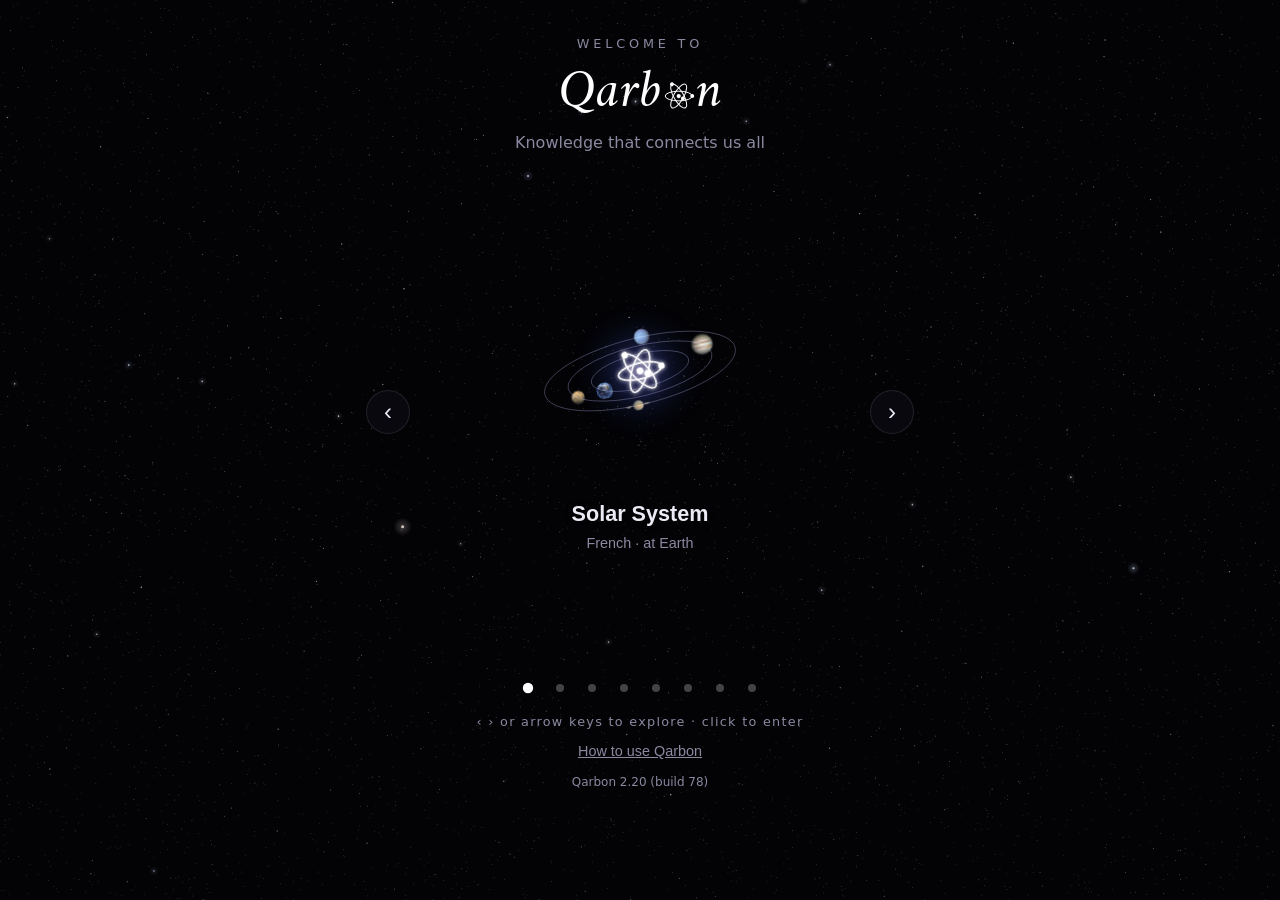
<file: index.html>
<!DOCTYPE html>
<html lang="en">
<head>
<meta charset="utf-8">
<meta name="viewport" content="width=device-width, initial-scale=1, viewport-fit=cover">
<title>Qarbon</title>
<!-- Amiri italic for the packs' "Level 1" (the logo's own built-in font only has the letters Q a r b n); offline, Georgia italic stands in -->
<link rel="stylesheet" href="https://fonts.googleapis.com/css2?family=Amiri:ital@1&display=swap">
<link rel="stylesheet" href="css/styles.css?v=78">
<!-- the atom icons: the little one in the browser tab, and the one iPhones use for "Add to Home Screen" -->
<link rel="icon" type="image/svg+xml" href="favicon.svg?v=78">
<link rel="apple-touch-icon" href="apple-touch-icon.png?v=78">
</head>
<body>
  <canvas id="sky" aria-hidden="true"></canvas>
  <canvas id="twinkle" aria-hidden="true"></canvas>
  <!-- the one music player. It's moved on top of whichever music panel is showing,
       so the music never restarts when you switch pages. -->
  <div id="playerhost"></div>
  <!-- the one player for your own music files (js/music.js): the music panels only show its controls -->
  <audio id="songaudio" preload="auto"></audio>

  <div id="boot">Starting Qarbon… If this message stays, the page's code did not finish loading (the file may have been cut off).</div>

  <!-- ===== screen 1: home ===== -->
  <section id="home">
    <h1 class="welcome">Welcome to <span id="homelogo" class="qlogo spin" role="img" aria-label="Qarbon"></span></h1>   <!-- the logo is drawn in here by the script -->
    <p class="sub">Knowledge that connects us all</p>
    <!-- the carousel: one world at a time. Swipe, tap ‹ ›, use the arrow keys, or tap or drag along the dots; tap the world to enter it.
         It starts on the Solar System and wraps around after B.A.R. Exam. -->
    <div class="carousel">
      <button class="arrow" id="prevworld" aria-label="Previous world">‹</button>
      <div class="stage" id="stage" aria-roledescription="carousel">
        <!-- the worlds are real things (drawn or filled in by js/worlds.js; photos in img/).
             The Solar System comes first (it's your map), then Review. Each photo waits in data-src until the home screen is up. -->
        <!-- 🪐 Solar System: Qarbon's own little solar system, worlds circling the logo atom (solarWorldSVG in js/worlds.js) -->
        <button class="slide on" data-mode="solar">
          <span class="body world" id="w-solar" aria-hidden="true"></span>
          <span class="wname">Solar System</span><span class="wsub" id="ws-solar"></span>
        </button>
        <!-- 🎧 Media: the Qarbon atom wearing headphones (drawn by mediaWorldSVG in js/worlds.js) -->
        <button class="slide" data-mode="media">
          <span class="body world" id="w-media" aria-hidden="true"></span>
          <span class="wname">Qarbon Media Player</span><span class="wsub"></span>
        </button>
        <!-- 🗂 Decks: a fan of Qarbon card backs (drawn by decksWorldHTML in js/worlds.js) -->
        <button class="slide" data-mode="deck">
          <span class="body world" id="w-decks" aria-hidden="true"></span>
          <span class="wname">Decks</span><span class="wsub" id="ws-deck"></span>
        </button>
        <!-- 🌐 Translate: Bruegel's Tower of Babel (the story of where languages came from), with "hello" in 14 languages
             turning around it. Each word sits at its own even spot on the circle (startOffset = its middle, every 1/14 of the
             way round), so the spacing never depends on how wide a phone draws the letters; the <span> around it is what turns -->
        <button class="slide" data-mode="translate">
          <span class="body world" id="w-babel" aria-hidden="true"><img class="photo" alt="" data-src="img/babel.jpg">
            <span class="ring"><svg viewBox="0 0 200 200"><path id="babelring" d="M100,100 m-88,0 a88,88 0 1,1 176,0 a88,88 0 1,1 -176,0" fill="none"/>
              <text><textPath href="#babelring" startOffset="3.57%">bonjour</textPath></text>
              <text><textPath href="#babelring" startOffset="10.71%">hello</textPath></text>
              <text><textPath href="#babelring" startOffset="17.86%">hola</textPath></text>
              <text><textPath href="#babelring" startOffset="25.00%">ciao</textPath></text>
              <text><textPath href="#babelring" startOffset="32.14%">hallo</textPath></text>
              <text><textPath href="#babelring" startOffset="39.29%">olá</textPath></text>
              <text><textPath href="#babelring" startOffset="46.43%">привет</textPath></text>
              <text><textPath href="#babelring" startOffset="53.57%">你好</textPath></text>
              <text><textPath href="#babelring" startOffset="60.71%">こんにちは</textPath></text>
              <text><textPath href="#babelring" startOffset="67.86%">مرحبا</textPath></text>
              <text><textPath href="#babelring" startOffset="75.00%">שלום</textPath></text>
              <text><textPath href="#babelring" startOffset="82.14%">नमस्ते</textPath></text>
              <text><textPath href="#babelring" startOffset="89.29%">merhaba</textPath></text>
              <text><textPath href="#babelring" startOffset="96.43%">salut</textPath></text>
            </svg></span></span>
          <span class="wname">Translate</span><span class="wsub"></span>
        </button>
        <!-- 📖 Reading: the Moon, in tonight's phase (reading by moonlight) -->
        <button class="slide" data-mode="reading">
          <span class="body world" id="w-moon" aria-hidden="true"></span>
          <span class="wname">Reading</span><span class="wsub" id="ws-reading"></span>
        </button>
        <!-- ⏱ Focus: the Crab Nebula, with the pulsar at its heart pulsing on a steady rhythm like a timer -->
        <button class="slide" data-mode="focus">
          <span class="body world" id="w-crab" aria-hidden="true"><img class="photo" alt="" data-src="img/crab-nebula.jpg"><span class="pulse"></span><span class="glint"></span></span>
          <span class="wname">Focus</span><span class="wsub"></span>
        </button>
        <!-- 🕹 Arcade (build 77, the user's pick "A"): a glowing arcade cabinet with Wordfighter on its screen (arcadeWorldSVG in js/worlds.js).
             It holds B.A.R. Exam (whose Sun still goes supernova, as a tile on the Arcade page), Wordfighter and later World Duels -->
        <button class="slide" data-mode="arcade">
          <span class="body world" id="w-arcade" aria-hidden="true"></span>
          <span class="wname">Arcade</span><span class="wsub" id="ws-arcade"></span>
        </button>
        <!-- 🌍 Habits: the Earth, live, last (the carousel wraps, so it also sits just before the Solar System) (a still photo until the
             live globe is ready). It was Review until build 77: Review now starts from the Solar System map. The ring around it fills
             with today's minutes, gold once the goal is met (habitsWorldSVG in js/habits.js) -->
        <button class="slide" data-mode="habits">
          <span class="body world" id="w-earth" aria-hidden="true"><img class="photo" alt="" data-src="img/earth.jpg"><span class="hring" id="w-hring"></span></span>
          <span class="wname">Habits</span><span class="wtime" id="ws-time"></span><span class="wsub" id="ws-habits"></span>
        </button>
      </div>
      <button class="arrow" id="nextworld" aria-label="Next world">›</button>
    </div>
    <div class="dots" id="worlddots"></div>   <!-- one dot per world, made by the script -->
    <p class="hint" id="homehint">Swipe to explore · tap to enter</p>
    <button id="howtolink" class="linkbtn">How to use Qarbon</button>
    <!-- which version is loaded (filled in from BUILD in js/basics.js), so you can check a new one arrived -->
    <p class="homebuild" id="homebuild"></p>
  </section>




  <!-- ===== how-to page: everything Qarbon can do (opened from home or the ? button) ===== -->
  <section id="howto" hidden>
    <header class="howhead">
      <button id="howback" aria-label="Back" title="Back">‹</button>
      <h2>How to use Qarbon</h2>
    </header>

    <div class="howsec">
      <h3>Getting started</h3>
      <ul>
        <li>The home screen shows one world at a time, starting with the Solar System. It moves on to the next world by itself every 5 seconds, like a little tour. Touching it pauses the tour; leave it alone for 10 seconds and it carries on (not with Reduce Motion on). Swipe left or right to move between them yourself, or tap a dot (or slide your finger along the dots) to jump (on a computer: the ‹ › buttons or the arrow keys). In order: the <b>Solar System</b> (your map, the Qarbon atom with planets around it), <b>Qarbon Media Player</b> the atom wearing headphones, <b>Decks</b> a fan of Qarbon cards, <b>Translate</b> the Tower of Babel, <b>Reading</b> the Moon, <b>Focus</b> the Crab Nebula <b>Arcade</b> a glowing arcade cabinet (B.A.R. Exam and Wordfighter) and <b>Habits</b> the Earth (with today's date and your time: it's lit where the Sun is right now). Tap a world to go straight there. The small line under each world shows where you are on the map and cards due, your deck, tonight's Moon and the books you're reading, or your streak. <b>Review</b> starts from the Solar System: tap the world you're at (or 🃏 Review in the Mode menu). <b>🔁 Practice</b> buttons are on the map and in the Binder.</li>
        <li><b>🌍 Habits:</b> Qarbon counts your study time. Being in a study mode (Review, Decks, the Solar System, Translate, the Arcade, Focus, Reading) counts the whole time Qarbon is on screen; the Qpod alone doesn't. Pick a <b>daily goal</b> as a range (like 10–20 min): reaching the low end counts the day ✓ and keeps your <b>streak</b> going, and the ring fills on to the high end. Studying away from the screen, like a paper book? Start a <b>session</b> on the Habits page (open-ended or 15 min to 1 h 30): everything counts toward it until you stop, even on the Qpod or with the phone locked, and a red dot bar shows it in every mode. An open-ended session stops itself after 1 h 30. The ⏱ Focus timer and 📖 Read are sessions too. The ring around the home Earth fills with today's minutes (gold once the goal is met). The Habits page also has a calendar (tap a day), time by activity, cards answered per day, how well you remember, and the cards coming up. Your time syncs: each device keeps its own record and they add up.</li>
        <li>They're all real: the planets are NASA photos, and the Earth is live: it turns, and it's lit where the Sun really is right now, with city lights on the night side. The Moon shows <b>tonight's actual phase</b>, and the stars behind everything are the real night sky (see <b>Space images</b> below).</li>
        <li>The app opens on the deck you used last (the <b>French</b> course the first time).</li>
        <li>Pick what you're doing from the <b>Mode</b> menu at the top: <b>🃏 Review</b>, <b>🌍 Habits</b>, <b>🗂 Decks</b>, <b>🪐 Solar System</b>, <b>🕹 Arcade</b>, <b>⏱ Focus</b>, <b>📖 Reading</b>, <b>🌐 Translate</b> or <b>🎧 Qarbon Media Player</b>.</li>
        <li><b>French</b> is one course: six levels in a row, from <b>Level 1</b> (the 150 most useful words) and <b>Level 2</b> (150 more) through <b>Level 3</b> (300 words for everyday life: home, city, travel, work, health, feelings; A2–B1) to <b>Level 4</b> (B2), <b>Level 5</b> (C1) and <b>Level 6</b> (C2), 75 harder words each, where the rare cards live. You don't pick a level: your packs follow the 🪐 Solar System, and Review has every card you've collected in one queue.</li>
        <li><b>Spanish</b> is a second course that works the same way, with its own trip on the map (it starts at Earth, wherever you are in French) and its own 3 packs a day. It's <b>Mexican Spanish</b> (el carro, la computadora, el boleto) with <b>Level 1</b> to <b>Level 3</b> so far (600 words, the same meanings as French's first three levels, with el / la and an example each); the worlds after Jupiter say <b>Soon</b>.</li>
        <li><b>Switch decks</b> in <b>🗂 Decks</b> mode: tap <b>Switch ▾</b> at the top and pick French, Spanish or one of your own decks. The deck you're in is highlighted. The map, packs, Translate and the voice follow the course you picked last. You can also switch with <b>French | Spanish</b> at the top of the 🪐 Solar System.</li>
        <li><b>Make your own deck:</b> in Decks → Switch ▾, tap <b>+ New deck from a CSV file</b>, pick the file and name it. It stays saved. A word that's in two decks shares one set of progress.</li>
        <li>Your own decks have <b>✎</b> to rename them and <b>🗑</b> to delete them. Deleting a deck keeps its cards and their progress (your own words that aren't in another deck move to their course's personal binder).</li>
        <li><b>CSV format:</b> the first row needs <b>front</b> (French) and <b>back</b> (English). Optional columns: part_of_speech, gender (m, f or m/f), example_target, example_english, tags (levels like A1, A2, B1, B2, separated by <b>;</b>).</li>
        <li>On the study page, <b>‹</b> (top left) or the <b>Qarbon</b> logo goes back home, <b>⚙</b> opens the settings, and <b>?</b> opens this page.</li>
      </ul>
    </div>

    <div class="howsec">
      <h3>Review</h3>
      <ul>
        <li>Shows the cards due today, plus the new words from the packs you've opened. <b>Binder</b> and <b>List</b> (beside the pack) open this deck in 🗂 Decks.</li>
        <li><b>Today's pack:</b> new words come in a pack of 10 each day, named after the world you're at on the 🪐 Solar System ("The Moon"). It deals what's left on the worlds you've passed first, then your current world. Tap "Today's pack is ready" above the card, slide your finger along the top of the pack to tear it open, then swipe each card away. <b>Cancel</b> puts the pack back, still sealed, as long as you haven't torn it; once it's torn you go through to the end. The hardest world comes last, face down. About 1 daily pack in 10 has a <b>rare pull</b>: a Nebula or Black Hole word from Level 6.</li>
        <li><b>More packs:</b> when you're done for the day you can open another pack of 10, up to 3 packs a day; then more tomorrow. Each one adds to your reviews over the next days.</li>
        <li><b>Your own cards</b> (your CSV decks, + Add card, Translate) skip the packs and come straight into Review like an Anki deck: 10 new ones a day per deck. <b>New cards a day (your own decks)</b> in ⚙ makes it 20 or 30. They live in their own <b>personal binder</b>, not the course's worlds, and never count on the Solar System map.</li>
        <li><b>Flip:</b> tap the card, tap <b>Show answer</b>, or press Space/Enter. Tap again to peek back at the front.</li>
        <li><b>Rate it:</b> Again, Hard, Good or Easy (keys 1 to 4). The small text under each button is when you'll see the card next.</li>
        <li><b>Type the answer</b> (⚙, for the deck you're in): a box under the card asks for the answer. Type it and press <b>Check</b> (or Enter): the card turns over and your letters are compared with the answer (wrong or extra letters red, missing ones green, the right letter with the wrong accent yellow). For an English answer, any one of its meanings counts. You still choose Again, Hard, Good or Easy yourself; the one that fits is lit up. Tap the card instead to just see the answer.</li>
        <li><b>Swipe up</b> on the card to show the answer, then <b>swipe</b> right for Good, left for Again.</li>
        <li><b>Again</b> brings the card back a few cards later today, and again tomorrow.</li>
        <li><b>Scheduling uses Anki's numbers</b> (in whole days): a new card comes back in 1 day (Easy: 4 days). After that every card has an "ease" (starts at 2.5): Good multiplies the wait by it, Hard grows it 1.2× and lowers the ease, Easy multiplies it by the ease × 1.3 and raises it. Again sends the card back to 1 day and lowers its ease. If you answer a card a few days late and still know it, those days count too, like in Anki.</li>
        <li>🔊 says the word or the example sentence. The color band along the top of the card (and the word-type label) shows the word type: noun green, verb pink, adjective orange, adverb purple, pronoun blue.</li>
        <li><b>Every word is a world.</b> The cards are collectibles on a trip out from Earth: each level has two worlds, its easier half and its harder half. Level A1 is <b>Earth</b>, then the <b>Moon</b>; A2 is <b>Venus</b>, then <b>Mars</b>; B1 is <b>Mercury</b>, then <b>Jupiter</b>; B2 (Level 4) is <b>Saturn</b>, then <b>Uranus</b>; C1 (Level 5) is <b>Neptune</b>, then the <b>Sun</b>; and the rarest cards, C2 (Level 6), are <b>Nebulas</b> and <b>Black Holes</b>. The world's real photo is behind the word, and its name is at the top right. "Harder" is worked out from the word itself: its level, accents, and length (or several words).</li>
        <li><b>Mastery:</b> the four little bars at the bottom show how well you know a word: <b>New</b>, <b>Learning</b> (after your first right answer), <b>Familiar</b>, <b>Known</b> and <b>Mastered</b>, from how long until the card's next review. Easy worlds master fast (one Easy on a new Earth word masters it); Black Holes take 60 days. As a word moves up, its holo foil gets stronger, the panel's edge turns silver, then gold, and Mastered cards sparkle. A gold "⬆" note says when an answer moved a word up.</li>
        <li><b>The shine:</b> drag across a card (or move the mouse over it) and the light slides across its silver edge and foil. On a phone you can let it follow the tilt instead: <b>⚙ → Card shine follows tilt</b> (iPhone asks permission once). Swiping still grades the card.</li>
        <li><b>Reverse cards:</b> in <b>⚙ → Card direction</b>, each course and each of your own decks can be <b>French → English</b>, <b>English → French</b> (you answer in French; the card shows <b>EN → FR</b>), or <b>Both</b> (Spanish → English and so on for Spanish). Each direction has its own schedule. With Both, a new word's English → French side unlocks once you've seen it French-first.</li>
      </ul>
    </div>

    <div class="howsec">
      <h3>Decks</h3>
      <ul>
        <li>Browse every card in the current deck: search, filter by level or word type, and see each card's status (new, due today, or its next date).</li>
        <li><b>🔁 Practice these</b> practices just the cards you filtered.</li>
        <li><b>Tap a card</b> to edit it. Change the spelling, meaning, word type, gender, example or tags; its progress stays.</li>
        <li><b>Suspend</b> a card to stop it coming up in Review, Practice and Burn (it shows as "suspended" in the list). Unsuspend it any time.</li>
        <li><b>Delete</b> removes a card and its progress. Words from a course (French or Spanish) can be suspended but not deleted.</li>
        <li><b>+ Add card</b> makes a new card. In your own deck it goes into that deck; in a course it goes into that course's personal binder.</li>
      </ul>
    </div>

    <div class="howsec">
      <h3>🪐 Solar System</h3>
      <ul>
        <li>Your French (or Spanish) as a trip out from Earth to the Black Hole: two worlds per level (Level 1 = Earth and the Moon, Level 2 = Venus and Mars … Level 6 = a Nebula and the Black Hole). Swipe the map sideways, tap a world for its progress.</li>
        <li><b>Reaching a world:</b> 80% of its cards at <b>Familiar</b> or better (you've remembered them across a few days). Then the next world opens.</li>
        <li><b>Packs follow the map's order:</b> today's pack deals Earth's words first, then the Moon's, and so on. <b>Pick a world instead:</b> tap any world on the Solar System map, even one you haven't reached, and press <b>Open a Venus pack</b> (or that world's name) for 10 of its cards. Every pack counts toward the 3 a day. The map still shows how far you've really got.</li>
        <li><b>Tap the world you're at</b> to go straight to Review (‹ brings you back to the map). Tap any other world for its progress, then <b>Review French</b> (or Spanish), <b>Binder</b> (that world's cards) or <b>🔁 Practice</b> (that world's cards, without changing your schedule).</li>
      </ul>
    </div>

    <div class="howsec">
      <h3>🌐 Translate</h3>
      <ul>
        <li>Choose <b>🌐 Translate</b> in the Mode menu and type a word or a short phrase. It looks it up after a short pause (or press Enter). <b>⇄</b> switches between French → English and English → French. On the Spanish course it's Spanish ⇄ English.</li>
        <li>The answer shows as <b>the card you'd get</b>: colored by word type, with the gender, <b>le / la</b> (or <b>el / la</b>) for nouns, and an example sentence when there is one. Tap the French or the English to change it, and 🔊 to hear it.</li>
        <li><b>Add to:</b> pick one of your own decks (or <b>+ New deck…</b>), then <b>+ Add card</b>. Without a deck it goes into the course's personal binder (the course's own levels are fixed word lists).</li>
        <li><b>Other meanings</b>: tap one to put it on the card instead.</li>
        <li>Where the answers come from: <b>your own cards and the built-in decks first</b> (instant, and they work offline), then <b>Wiktionary</b> for single words (word type, gender, examples), and <b>MyMemory</b> for phrases. Both are free with no account. MyMemory allows about 5,000 characters a day; after that it says so, and works again the next day.</li>
        <li><b>Offline, or the services are down?</b> Words from your decks still show. For anything else, Qarbon says so and leaves the card open, so you can type the translation yourself and still add it.</li>
      </ul>
    </div>

    <div class="howsec">
      <h3>🔁 Practice</h3>
      <ul>
        <li>Goes through one set of cards in random order: a world's cards (the <b>🔁 Practice</b> button on its panel on the 🪐 Solar System, or next to its name in the Binder), your personal binder, or the cards you filtered in the List. <b>It never changes your schedule</b>, so practice as much as you like.</li>
        <li>Only cards you've collected are practiced (the silhouettes aren't yours yet).</li>
        <li>Cards you miss come back at the end, and you get a score when you finish.</li>
      </ul>
    </div>

    <div class="howsec">
      <h3>🔥 B.A.R. Exam (Burn After Reading)</h3>
      <ul>
        <li><b>🕹 The Arcade</b> (the cabinet on home, or the Mode menu) holds the games: <b>B.A.R. Exam</b>, <b>👾 Wordfighter</b> and <b>⚔️ World Duels</b>. They use the cards in your binder and never change your review schedule.</li>
        <li><b>👾 Wordfighter:</b> an 8-bit shooter. An English word shows at the bottom; shoot the ship carrying its French (or Spanish) word. Six ships a wave, swaying in formation; one swoops down and fires every few seconds, and each wave (named after a world of the Solar System) is faster. Hit the wrong ship and it shows its English and dives at you. You have 3 lives, lost when a ship or a shot hits you. Points: 100 a word, 200 if it was diving, times your streak (up to ×5), +500 for clearing a wave. Phone: drag on the field to fly, tap it or FIRE to shoot. Mac: ← → to fly, Space to shoot. The words you missed are listed at the end, and your best score per course syncs. Leaving mid-game pauses it. You need at least 4 cards in your binder.</li>
        <li><b>⚔️ World Duels:</b> 8-bit word battles against the worlds of your Solar System (pick one in the Arcade, or tap ⚔️ Duel on a world's panel on the map). On your turn an English word shows: <b>Translate</b> (pick the French of 4, 20 damage) or <b>Spell</b> (type it, 35; only an accent slip or a wrong le / la = 15). On their turn they show a word: pick its English to block, or take the hit. Pick the difficulty first: <b>Review</b> (only cards in your binder), <b>Stretch</b> (your binder plus a few new words) or <b>Challenge</b> (mostly new words, which only come as Translate). A world gets stronger the more of its cards you collect and master. Win and one card from the duel goes into your binder, and about 1 time in 10 (1 in 5 on Challenge) a card you already own turns <b>shiny</b> (a gold edge and a ★ in the binder and on the Review card). Lose and nothing is taken; you see the words that got you. Beaten worlds get a WON mark. Duels never change your review schedule.</li>
        <li>Tap the <b>Sun</b> in the 🕹 Arcade (it goes supernova) to start B.A.R. Exam. Pick a level: <b>Easy</b> (pick the word out of 4 real words), <b>Medium</b> (out of 4 with traps: an accent trap, a spelling trap and another real word) or <b>Hard</b> (type it; accents count, capitals don't). Each level shows your best score.</li>
        <li><b>Open the pack:</b> up to 10 cards you've never studied come in a B.A.R. pack. Tear it open like a daily pack, then read each card once (you hear it too) and swipe it away. There's no going back. B.A.R. packs don't count toward your 3 packs a day.</li>
        <li>The cards <b>burn up</b>, and you have <b>1:30</b> for the test. Your answers aren't marked yet: you see them all at the end, with the right spelling under each one you missed (on Hard, wrong letters red, missing ones green, accent slips yellow). Spanish traps drop or move an accent (á é í ó ú, ñ → n) or swap letters that sound alike (b / v, ll / y, c / z / s, a silent h).</li>
        <li>Right counts as Good; wrong, or not reached before the time ran out, counts as Hard, and those words go <b>first in your next Review</b>. The start screen keeps your best on each level and your last 10 rounds, for each course or deck, synced between your devices.</li>
      </ul>
    </div>

    <div class="howsec">
      <h3>⏱ Focus (timer and music for any studying)</h3>
      <ul>
        <li>Choose <b>⏱ Focus</b> in the Mode menu. The Mode menu takes you straight back to Review or anything else.</li>
        <li>A big clock with a ring that empties as time passes. <b>Start/Pause</b>, <b>Reset</b>, and <b>Skip</b> (jump to the break, or back to focus; a skipped focus session isn't counted). On a computer, Space starts and pauses.</li>
        <li>Start it here, go study cards, and it keeps going. Music is in <b>🎧 Qarbon Media Player</b>.</li>
      </ul>
    </div>

    <div class="howsec">
      <h3>📖 Reading tracker</h3>
      <ul>
        <li>Choose <b>📖 Reading</b> in the Mode menu. <b>+ Add a book</b>: give it a title, an author (optional), and either the <b>number of chapters</b> or their <b>names</b>, one per line.</li>
        <li><b>Don't know the chapters?</b> Save the book with just its title. It shows "more to come" with a striped bar. Each time you finish a chapter (with <b>+1 chapter</b>, or after a reading session) Qarbon asks its name and has a <b>That was the final chapter</b> box; tick it on the last one and the book is finished. You can also tick <b>More chapters to come</b> in the form if you only know some of them.</li>
        <li>Each book shows a <b>progress bar</b>, how many chapters are done, the next chapter, and your reading time. <b>+1 chapter</b> and <b>−</b> adjust it; <b>✎</b> edits or deletes the book.</li>
        <li><b>Search any book:</b> type a title or author in the box at the top. Results come as you type (from 3 letters), from two free catalogs at once, <b>Open Library</b> and <b>Google Books</b>, with each book shown once. Books you can read inside Qarbon come first, under <b>Read in Qarbon</b>. About 20 show at a time; scroll to the end for 20 more. Tap a match and its title and author fill in, and its year, cover and page count are kept. If one of its editions on Open Library lists the chapters, the chapter names fill in too; otherwise, type the number of chapters. Searching needs the internet (offline, the Read in Qarbon books still show); tracking doesn't. Google sometimes turns away searches without an account when it's busy; then the results are Open Library's only.</li>
        <li><b>Read in Qarbon:</b> 13 free books you can read right in the app, shown as covers (tap <b>Show all</b> for every one): Siddhartha, Demian and Steppenwolf (Hesse), The Metamorphosis (Kafka), Notes from Underground (Dostoevsky), Candide (Voltaire), The Prophet (Gibran), Flatland (Abbott), Heart of Darkness (Conrad), Bartleby, the Scrivener (Melville), Strange Case of Dr Jekyll and Mr Hyde (Stevenson), The Time Machine (Wells) and The Sorrows of Young Werther (Goethe). Tap a cover to start reading: it's added to your books with its real chapter names (✓ In my books). All are public domain in the US; their texts come from Project Gutenberg (header and license left out), and the covers from Open Library. Each book's text only loads when you open it, so the app stays light.</li>
        <li><b>📖 Open book</b> reads a book right in Qarbon: one chapter at a time in a book-style page, with A− / A+ for the text size and ◀ ▶ for chapters. <b>Finish chapter ✓</b> at the bottom moves your progress bar and opens the next chapter. Qarbon remembers where you stopped, even if you leave the app right away, and it syncs: if you read on another device, a book you left open here jumps to where you got to. Time spent reading counts toward the book.</li>
        <li><b>Your own PDFs:</b> in ✎ (edit a book), choose <b>PDF of this book</b>. Then <b>📄 Open PDF</b> shows it page by page, with A− / A+ to zoom and the same <b>Finish chapter ✓</b>. The PDF stays on that device (it's too big to sync), but your page syncs. The PDF viewer needs the internet the first time.</li>
        <li><b>⏱ Read</b> starts a reading session with the timer: ⏱ Focus opens with a "Reading" bar, and your focus time counts toward that book.</li>
        <li>After each focus session, or when you tap <b>Done reading</b>, it asks <b>how far you got</b>, and the progress bar moves. Finishing the last chapter moves the book to the <b>Finished</b> shelf.</li>
      </ul>
    </div>

    <div class="howsec">
      <h3>🎧 Qarbon Media Player (the Qpod)</h3>
      <ul>
        <li>Choose 🎧 Qarbon Media Player in the Mode menu: the <b>Qpod</b>, Qarbon's take on the 2005 iPod Video, that plays <b>your own songs</b> and <b>YouTube / SoundCloud links</b>. It's the same music as everywhere else in Qarbon, so switching modes never restarts it.</li>
        <li><b>Click wheel:</b> circle your thumb around it to scroll; press the <b>center</b> to choose, <b>MENU</b> to go back, <b>⏮ ⏭</b> for the song before / after (⏮ first starts the song over), <b>▶❚❚</b> to play or pause. You can also tap a line on the screen.</li>
        <li><b>Your playlists</b> mix your own songs with YouTube and SoundCloud links. Make one in Music › Playlists › <b>New Playlist…</b>, then fill it with <b>Add Songs &amp; Videos</b> (✓ = it's in). A song's menu (On This Phone › the song) has <b>Add to Playlist</b> too. Choose a playlist to play it from any item, or <b>Shuffle</b>; ⏮ ⏭ and "3 of 12" stay inside it, and when a song ends the next item plays, links included. If the phone won't start a link by itself (for example while it's locked), the link waits on Now Playing: press ▶. <b>Edit Playlist</b>: Add Songs &amp; Videos, <b>Move Songs</b> (press the center to pick one up, turn the wheel to move it, press again to put it down), Remove Songs, Rename…, Delete Playlist. Playlists sync between your devices. Your song files don't (they're too big), so on your other device a song that isn't there shows as "not on this phone" and is skipped; add the same file there and it's found by its name, artist and album.</li>
        <li><b>Music</b> sorts your songs into Playlists (Recently Added, Played This Session, then yours), Artists, Albums and Songs, using the names inside the files. Playing from an album or artist keeps ⏮ ⏭ in it ("3 of 12"). <b>Shuffle Songs</b> plays everything in a random order.</li>
        <li><b>Now Playing:</b> on iPhone, turning the wheel moves through the song (web pages can't change an iPhone's volume). You can also tap or drag the progress bar to jump to any spot. On a Mac it changes the volume; press the center to move through the song instead.</li>
        <li><b>Visualizer</b>: on Now Playing press the <b>center</b> (on a Mac press it twice), or tap the small round button in the Qpod's bottom-left corner. Four looks: <b>Waveform</b>, the whole song as bars that fill in purple as it plays (tap or drag along it to jump); <b>iTunes</b>, rainbow bars and a glowing wave moving with the music; and <b>Space</b>, a slow flight through stars and real Hubble nebulas that glows a little with the bass; and <b>Cover</b>, the song's picture filling the screen, drifting slowly while it plays, with a thin line showing how far in you are (no picture, or YouTube / SoundCloud: the Qarbon atom). In Space and Cover, <b>tap the screen to fill the whole phone</b>; tap again (Esc on a Mac) to come back. Press the center to go to the next look (or Settings › Visualizer), turn the wheel to move through the song, MENU to go back. The first time, a song takes a few seconds to read ("working…"); after that it opens straight away. YouTube and SoundCloud don't let Qarbon read their sound, so the first three looks only work with songs from your phone (Cover works with anything). It never touches the music itself, so your songs keep playing with the phone locked.</li>
        <li><b>Videos:</b> your YouTube and SoundCloud links (and <b>Add a Link…</b> at the end). YouTube plays right in the Qpod's screen; SoundCloud's player is too wide for the small iPod, so it plays in its own full-size player right under the Qpod (a playlist shows its track list), and the Qpod's buttons control it (in full screen the screen shows its name). On iPhone, tap <b>Listen in browser</b> on SoundCloud's player, then ▶.</li>
        <li><b>Add Music</b> (in the Qpod): <b>Add a Link…</b> (paste or type a YouTube / SoundCloud link, then Play), <b>Add Files…</b> (songs from your phone) and <b>On This Phone</b> (your songs: choose one to play it, give it <b>Album Art</b>, or remove it from the phone; removing asks first).</li>
        <li><b>Album Art</b>: pick any picture from your photos for a song, or for its <b>Whole Album</b> at once. It replaces the cover from the file on Now Playing, in your song list and on the lock screen. <b>Original Art</b> goes back to the file's own cover (<b>Remove Picture</b> if it had none). Big photos are made small first, and the pictures stay on this device with the songs.</li>
        <li><b>Full screen:</b> tap the small round button in the Qpod's bottom corner and the Qpod fills the whole screen, with everything for listening inside it. Tap it again, or hold MENU, to come back. The music keeps playing either way. On a Mac: F switches it, Esc on the main menu leaves.</li>
        <li><b>Now Playing</b> is always at the top of the Qpod's menu.</li>
        <li><b>Mini Qpod:</b> while music is loaded, a small see-through Qpod floats at the side of the screen in the other modes (Review, Reading…). Tap it to go back to the Qpod; when you're done, <b>‹</b> (or MENU on the Qpod's main menu) takes you back to where you were, on the same card or page. Drag it up or down, or to the other side, and it stays there. Swipe it off the side to put it away: the music keeps playing (pause or stop it from the timer's music panel), and it comes back next time you open the Qpod.
        <li><b>Settings</b> (in the Qpod): Shuffle, Repeat, Clicker (the tick sound), Color, Full Screen, Visualizer (Waveform, iTunes, Space or Cover), Remove Music, and About (your songs, videos, the version, and a note on playing with the iPhone locked).</li>
        <li><b>Under the Qpod:</b> the <b>Color ▾</b> dropdown (Qarbon Fiber, the default: carbon with a machined wheel, White, Silver, Red, Blue, Green, U2, Neon, or Clear: fully see-through, so it melts into space), then the whole music panel (paste a link, add files, 🎶 Playlists, My music, Played this session, Remove music). In <b>🎶 Playlists</b> (in every music panel), tap a playlist to play it, or ⋯ for Play, Shuffle, Rename and Delete; its picture is its first song's. Add to a playlist with <b>⋯ › ＋ Add to playlist</b> in My music, or the <b>＋</b> next to a row in Played this session, then the timer dropdown (just the timer here).</li>
        <li>On a Mac: ↑ ↓ scroll, Enter chooses, Esc goes back, Space plays or pauses, ← → skip.</li>
      </ul>
    </div>

    <div class="howsec">
      <h3>Timer and music</h3>
      <ul>
        <li>The timer is in <b>⏱ Focus</b> (Mode menu). It keeps running while you study cards or read.</li>
        <li>Styles: <b>Pomodoro 25/5</b> (a 15 min break every 4th time), <b>Long Pomodoro 50/10</b> (a 30 min break every 3rd time), <b>52/17</b>, <b>Deep work 90/20</b>, <b>15 min</b>, <b>30 min</b>, <b>1 hour</b>, or <b>Custom</b>.</li>
        <li><b>Custom</b> (set in ⏱ Focus): choose the focus, break and long-break lengths, and after how many focus sessions the long break comes.</li>
        <li>A chime plays when time is up, and the next part waits for you to press Start. Finished focus sessions are counted.</li>
        <li><b>Music</b> lives in <b>🎧 Qarbon Media Player</b> (the panel under the Qpod): paste a <b>YouTube</b> or <b>SoundCloud</b> link and press Play. It keeps playing when you switch pages, and the mini Qpod floats at the side. <b>Remove music</b> clears it.</li>
        <li><b>Your own songs:</b> <b>📁 Choose music files</b> opens the Files app (On My iPhone, iCloud Drive, Downloads). Pick one or several: MP3, M4A, AAC and WAV work best. Their name, artist and cover come from the file. They're kept <b>on this device</b> (not synced, too big) under <b>My music on this phone</b>, each with its cover. <b>⋯</b> next to a song: <b>🖼</b> picks album art for it (or its whole album), <b>↺</b> goes back to the original, <b>✕ Remove song</b> removes it. Songs from Apple Music can't be used: Apple doesn't let websites read them.</li>
        <li>Your own songs play in Qarbon's player: a progress bar you can drag, ⏮ ❚❚ ⏭, 🔀 shuffle and 🔁 repeat (tap again for 🔂, repeat one song). Their name and buttons also show on the lock screen.</li>
        <li><b>🕘 Played this session</b> (a dropdown, just above Remove music): the last 10 songs, newest first. Tap one to play it again. It's forgotten when you close Qarbon.</li>
        <li><b>⏮ Previous / Next ⏭</b> move through a playlist (YouTube playlists, and SoundCloud links with /sets/ in them), through your own songs, or else through Played this session.</li>
        <li><b>On iPhone:</b> YouTube and SoundCloud pause when the screen locks or you switch apps (Apple's and YouTube's rules; sometimes ▶ in Control Center starts them again). Your own songs usually keep going. Added to the Home Screen, music may stop sooner. Inside Qarbon, switching modes never stops the music.</li>
        <li><b>YouTube with the phone locked (tip):</b> play the video full screen (YouTube's ⛶ button), lock the phone, then press ▶ on the lock screen. iOS then plays it like any video, so it keeps going, and the screen being off saves battery. Apple may change this in an iOS update.</li>
        <li>YouTube may not play when index.html is opened straight from the Mac. It works on the website.</li>
      </ul>
    </div>

    <div class="howsec">
      <h3>Voice</h3>
      <ul>
        <li>Choose <b>Female (Amélie)</b> or <b>Male (Thomas)</b> in <b>⚙</b> settings. Qarbon uses the French voices installed on your device; if that one isn't there, it uses another French voice. Spanish cards are read by <b>Paulina</b> or <b>Juan</b> (Mexican Spanish voices; another Spanish voice if those aren't there).</li>
      </ul>
    </div>

    <div class="howsec">
      <h3>☁ Account and sync</h3>
      <ul>
        <li>In <b>⚙</b> settings, <b>Create account</b> (an email and a password of 6 or more characters) on your first device. We email you a <b>6-digit code</b>: type it in to confirm the account. Then pick your <b>@username</b> (3 to 20 letters, numbers or _, one per person: it's how friends will find you). On your other devices, <b>Sign in</b> with the same email and password.</li>
        <li><b>Forgot your password?</b> Type your email, tap <b>Forgot password?</b>, enter the code from the email and choose a new one. Signed in, <b>Account settings</b> (in ⚙) lets you change your email (a code goes to the new one) or password, or <b>Delete my account</b> (your account, username and online save go for good; the device keeps its copy).</li>
        <li>Your cards, decks, books, reading time and settings then <b>sync between your devices</b>: when the app opens, a few seconds after you change something, and when you're back online. <b>Sync now</b> does it right away.</li>
        <li>Each card, deck and book keeps <b>the newest version</b> from either device, so reviewing on your phone and adding a book on your Mac keeps both. Deleting something on one device deletes it on the others.</li>
        <li>Offline? Everything still works and is saved on the device; it syncs when you're back online. The status line at the bottom of the study page shows when it last synced.</li>
        <li><b>Sign out</b> keeps your progress on that device. Your saved progress is private: only your account can read it. What Qarbon keeps and why: <a href="privacy.html" target="_blank" rel="noopener">Privacy and terms</a>.</li>
      </ul>
    </div>

    <div class="howsec">
      <h3>Saving and backups</h3>
      <ul>
        <li>Progress saves automatically, <b>in this browser on this device</b>. Your phone and your Mac keep separate progress.</li>
        <li><b>Export backup</b> (in ⚙) downloads a file with all your cards, progress, decks and settings. <b>Restore backup</b> replaces your progress with a backup (it asks first). Use these to move progress between devices.</li>
        <li>Private browsing windows can block saving. Qarbon shows a warning if that happens.</li>
      </ul>
    </div>

    <div class="howsec">
      <h3>Space images</h3>
      <ul>
        <li><b>Sky:</b> the real night sky around the north galactic pole (the darkest part of the sky, away from the Milky Way), drawn from the Yale Bright Star Catalog: 6,331 stars at their true positions, brightness and colors.</li>
        <li><b>Black hole:</b> Sagittarius A* in polarized light (2024), EHT Collaboration / ESO, CC BY 4.0.</li>
        <li><b>Earth:</b> NASA Earth Observatory: Blue Marble (land and sea), cloud cover, and Black Marble 2016 (city lights).</li>
        <li><b>Moon:</b> NASA's Scientific Visualization Studio (full Moon, from Lunar Reconnaissance Orbiter data). The phase is worked out from the date (Meeus' formula).</li>
        <li><b>Sun:</b> NASA's Solar Dynamics Observatory (in extreme ultraviolet light, 304 Å, October 2026).</li>
        <li><b>Crab Nebula</b> (Hubble's mosaic, 2005) and <b>Helix Nebula</b> (Hubble, in the Qpod's Space visualizer): NASA, ESA, STScI.</li>
        <li><b>Pack pictures:</b> sharper copies of the card photos below, and for Level 1 the <b>Blue Marble</b> (the Earth seen from Apollo 17, 7 December 1972; NASA / Apollo 17 crew). Public domain, via Wikimedia Commons; the black hole via ESO.</li>
        <li><b>Card worlds</b> (all public domain, via Wikimedia Commons): <b>Mercury</b> NASA / Johns Hopkins APL / Carnegie Institution (MESSENGER); <b>Venus</b> NASA / JPL-Caltech (Mariner 10); <b>Mars</b> NASA / USGS (Viking); <b>Jupiter</b> NASA, ESA, A. Simon (Hubble, 2014); <b>Saturn</b> NASA / JPL / Space Science Institute (Cassini, 2008); <b>Uranus</b> NASA / JPL (Voyager 2); <b>Neptune</b> NASA / JPL (Voyager 2, processed by Aster Cowart). Earth, the Moon, the Sun, the Crab Nebula and Sagittarius A* are the photos above.</li>
        <li><b>Tower of Babel</b> (not from space, but it's where the story says languages came from): Pieter Bruegel the Elder's painting, about 1563, Museum Boijmans Van Beuningen, Rotterdam. Public domain, via Wikimedia Commons (Google Art Project).</li>
      </ul>
    </div>

    <div class="howsec">
      <h3>iPhone tips</h3>
      <ul>
        <li>In Safari, tap <b>Share → Add to Home Screen</b> to open Qarbon like an app.</li>
        <li>Keep Safari's zoom at 100%.</li>
        <li>Sound only starts after a tap (Apple's rule). YouTube and SoundCloud stop when the screen locks; your own music files usually keep playing.</li>
        <li>The <b>build number</b> at the bottom of the study page tells you which version you have.</li>
      </ul>
    </div>

    <button id="howback2" class="linkbtn">‹ Back</button>
  </section>

  <!-- ===== screen 3: studying (the app as it was before) ===== -->
  <main id="study" hidden>
  <header id="studyhead">
    <button id="gohome" aria-label="Back to home" title="Back to home">‹</button>
    <h1><button id="logo" title="Back to home" aria-label="Qarbon: back to the home screen"></button></h1>
    <button id="gosettings" aria-label="Settings" title="Settings">⚙</button>
    <button id="gohelp" aria-label="How to use Qarbon" title="How to use Qarbon">?</button>
  </header>

  <!-- settings: hidden until you tap ⚙ -->
  <div id="settings" hidden>
    <!-- your own decks work like Anki: this many of their new cards come into Review each day (built-in Levels come in packs of 10) -->
    <label>New cards a day (your own decks)
      <select id="perday"><option>10</option><option>20</option><option>30</option></select>
    </label>
    <label>Card direction (this deck) <select id="direction"></select></label>
    <!-- Anki-style typed answers in Review, for the deck you're in (synced) -->
    <button id="typebtn">Type the answer: off</button>
    <label>Voice <select id="voice"></select></label>
    <!-- the cards' holo shine can follow the phone's tilt (iPhone asks permission once); this device only -->
    <button id="tiltbtn" hidden>Card shine: follow tilt</button>
    <span id="voiceinfo"></span>
    <button id="export">Export backup</button>
    <label>Restore backup <input type="file" id="restore" accept=".json"></label>
    <!-- account & syncing: sign in so your progress follows you between devices (js/account.js).
         Only one of the views below shows at a time (acctView in the script picks it) -->
    <div id="account">
      <b>☁ Account &amp; sync</b>
      <!-- signed out: sign in or make an account -->
      <form id="acct-form" class="acct-view">
        <input type="email" id="acct-email" placeholder="Email" autocomplete="username" autocapitalize="off" spellcheck="false">
        <input type="password" id="acct-pass" placeholder="Password (6 or more characters)" autocomplete="current-password">
        <div class="acctbtns">
          <button type="submit" id="acct-signin">Sign in</button>
          <button type="button" id="acct-create">Create account</button>
        </div>
        <div class="acctlinks"><button type="button" class="linkbtn" id="acct-forgot">Forgot password?</button>
          <a class="linkbtn" href="privacy.html" target="_blank" rel="noopener">Privacy &amp; terms</a></div>
        <p class="acct-small">Creating an account means you agree to the <a href="privacy.html" target="_blank" rel="noopener">privacy policy and terms</a>.</p>
      </form>
      <!-- a 6-digit code from an email: to confirm a new account, reset a password, or confirm a new email address -->
      <form id="acct-code" class="acct-view" hidden>
        <span id="acct-codeq"></span>
        <input id="acct-codein" inputmode="numeric" autocomplete="one-time-code" maxlength="10" placeholder="6-digit code" aria-label="Code from the email">
        <div class="acctbtns">
          <button type="submit" id="acct-codego">Confirm</button>
          <button type="button" id="acct-resend">Send a new code</button>
        </div>
        <button type="button" class="linkbtn" id="acct-codeback">‹ Back</button>
      </form>
      <!-- after a forgotten password: choose a new one -->
      <form id="acct-newpass" class="acct-view" hidden>
        <span>Choose a new password for <b id="acct-npwho"></b></span>
        <input type="password" id="acct-np" placeholder="New password (6 or more characters)" autocomplete="new-password">
        <button type="submit" id="acct-npgo">Save new password</button>
      </form>
      <!-- signed in without a username yet: pick one (it's what friends and leaderboards will see) -->
      <form id="acct-name" class="acct-view" hidden>
        <span>Pick your username. It's how friends will find you, and what leaderboards will show.</span>
        <div class="acct-at"><span aria-hidden="true">@</span><input id="acct-namein" autocomplete="off" autocapitalize="off" spellcheck="false" maxlength="20" placeholder="username" aria-label="Username"></div>
        <span class="acct-small" id="acct-namecheck">3 to 20 letters, numbers or _</span>
        <button type="submit" id="acct-namego" disabled>Save username</button>
      </form>
      <!-- signed in -->
      <div id="acct-in" class="acct-view" hidden>
        <span>Signed in as <b id="acct-handle"></b> <span class="acct-small" id="acct-who"></span></span>
        <div class="acctbtns">
          <button id="acct-sync">Sync now</button>
          <button id="acct-out">Sign out</button>
        </div>
        <details id="acct-more">
          <summary>Account settings</summary>
          <form id="acct-chemail">
            <b>Change email</b>
            <input type="email" id="acct-newemail" placeholder="New email" autocomplete="email" autocapitalize="off" spellcheck="false">
            <button type="submit">Send a code to it</button>
          </form>
          <form id="acct-chpass">
            <b>Change password</b>
            <input type="password" id="acct-oldpass" placeholder="Current password" autocomplete="current-password">
            <input type="password" id="acct-newpass1" placeholder="New password (6 or more characters)" autocomplete="new-password">
            <button type="submit">Change password</button>
          </form>
          <div id="acct-del">
            <b>Delete my account</b>
            <span class="acct-small">Removes your account, your username and your online save for good. This device keeps its own copy of your progress.</span>
            <button type="button" id="acct-delask" class="acct-danger">Delete my account…</button>
            <form id="acct-delsure" hidden>
              <label for="acct-deltype">Type <b>DELETE</b> to confirm</label>
              <input id="acct-deltype" autocomplete="off" autocapitalize="characters" spellcheck="false">
              <div class="acctbtns"><button type="submit" class="acct-danger">Delete forever</button><button type="button" id="acct-delno">Cancel</button></div>
            </form>
          </div>
          <a class="linkbtn" href="privacy.html" target="_blank" rel="noopener">Privacy &amp; terms</a>
        </details>
      </div>
      <p id="acct-status" role="status"></p>
    </div>
    <button id="setdone">Done</button>
  </div>

  <!-- the Mode menu: what you're doing right now (at the top, right under the logo bar) -->
  <div id="modebar">
    <label for="modeselect">Mode</label>
    <select id="modeselect">
      <option value="daily">🃏 Review</option>
      <option value="habits">🌍 Habits</option>
      <option value="deck">🗂 Decks</option>
      <option value="solar">🪐 Solar System</option>
      <option value="translate">🌐 Translate</option>
      <!-- Practice is started from its buttons (map, Binder, List), so it isn't a choice here: this line only shows while practicing -->
      <option value="practice" hidden disabled>🔁 Practice</option>
      <option value="arcade">🕹 Arcade</option>
      <!-- the Arcade's games: started from its tiles, so they're not choices here; each line only shows while you're in it -->
      <option value="burn" hidden disabled>🔥 B.A.R. Exam</option>
      <option value="fighter" hidden disabled>👾 Wordfighter</option>
      <option value="duel" hidden disabled>⚔️ World Duels</option>
      <option value="focus">⏱ Focus</option>
      <option value="reading">📖 Reading</option>
      <option value="media">🎧 Qarbon Media Player</option>
    </select>
    <span class="arrow" aria-hidden="true">▾</span>
  </div>
  <!-- a session that's running (🌍 Habits, js/habits.js): shown in every mode, so you always see it's counting -->
  <div id="sessionbar" hidden>
    <button id="sb-open"><span class="sb-dot" aria-hidden="true"></span><span id="sb-label"></span> · <b id="sb-time"></b></button>
    <button id="sb-stop">Stop</button>
  </div>
  <div id="hb-toast" hidden></div>

  <!-- ===== ⏱ Focus mode: the study timer, for any kind of studying =====
       It's the same timer as the small timer dropdown at the bottom of Review. Music lives in 🎧 Qarbon Media Player. -->
  <section id="focus" hidden>

    <!-- "How far did you get?": after a focus session, or when you tap Done reading -->
    <div id="readcheck" hidden>
      <b id="readq"></b>
      <select id="readto"></select>
      <!-- for books with more chapters to come: name the chapter you finished, and say if it was the last -->
      <div id="readextras" hidden>
        <input id="readname" autocomplete="off">
        <label class="check"><input type="checkbox" id="readfinal"> That was the final chapter</label>
      </div>
      <div class="bookbtns">
        <button id="readsave" class="read">Save</button>
        <button id="readlater">Not now</button>
      </div>
    </div>

    <div class="fclock">
      <!-- the ring: a circle whose outline shrinks as the time runs down -->
      <svg viewBox="0 0 120 120" aria-hidden="true">
        <circle class="track" cx="60" cy="60" r="54"></circle>
        <circle id="fring" class="bar" cx="60" cy="60" r="54"></circle>
      </svg>
      <span id="fphase">Focus</span>
      <span id="ftime">25:00</span>
      <span id="fsessions"></span>
    </div>

    <div class="fbuttons">
      <button id="fstart">Start</button>
      <button id="freset">Reset</button>
      <button id="fskip" title="Jump to the next part (break or focus)">Skip ⏭</button>
    </div>

    <label class="fmode">Timer style <select id="ftmode"></select></label>
    <!-- only shown for the Custom style -->
    <div id="fcustom" hidden>
      <label>Focus (minutes)<input type="number" id="c-focus" min="1" max="180" inputmode="numeric"></label>
      <label>Break (minutes)<input type="number" id="c-short" min="1" max="60" inputmode="numeric"></label>
      <label>Long break (minutes)<input type="number" id="c-long" min="1" max="90" inputmode="numeric"></label>
      <label>Long break after every … focus sessions<input type="number" id="c-every" min="1" max="12" inputmode="numeric"></label>
    </div>
    <p id="fmsg"></p>

    <!-- shown while you're reading a book: focus time counts toward it (at the bottom, out of the timer's way) -->
    <div id="readbar" hidden>
      <span>📖 Reading <b id="readtitle"></b> · <span id="readwhere"></span></span>
      <button id="readdone">Done reading</button>
    </div>

  </section>

  <!-- ===== 📖 Reading mode: your books, chapter by chapter ===== -->
  <section id="reading" hidden>
    <!-- the in-app reader: a book's built-in text (chapter by chapter) or a PDF you attached -->
    <div id="readerview" hidden>
      <div class="rdbar">
        <button id="rd-close">‹ My books</button>
        <span id="rd-where"></span>
        <span class="rdsize">
          <button id="rd-smaller" aria-label="Smaller" title="Smaller">A−</button>
          <button id="rd-bigger" aria-label="Bigger" title="Bigger">A+</button>
        </span>
      </div>
      <div id="rd-progress" class="bar"><div></div></div>
      <article id="rd-text"></article>
      <div id="rd-pdf" hidden><canvas id="rd-canvas"></canvas></div>
      <p id="rd-msg"></p>
      <!-- sticks to the bottom of the screen while you read -->
      <div class="rdnav">
        <button id="rd-prev" aria-label="Previous">◀</button>
        <button id="rd-finish" class="read">Finish chapter ✓</button>
        <button id="rd-next" aria-label="Next">▶</button>
      </div>
    </div>
    <!-- search Open Library + Google Books as you type, and fill in a book's details -->
    <div id="booksearch">
      <div class="searchrow">
        <input type="search" id="bs-q" placeholder="Search any book by title or author" autocomplete="off" enterkeyhint="search"
               aria-label="Search books">
      </div>
      <p id="bs-msg" aria-live="polite"></p>
      <div id="bs-results"></div>
      <button id="bs-more" hidden>More results</button>
    </div>
    <p id="readingmsg"></p>
    <div id="booklist"></div>
    <button id="addbook" class="homebtn">+ Add a book</button>
    <!-- ready-made books you can add with one tap -->
    <div id="library"></div>

    <!-- add or edit a book -->
    <div id="bookform" hidden>
      <h3 id="bftitle">Add a book</h3>
      <label>Title<input id="bf-title" autocomplete="off"></label>
      <label>Author (optional)<input id="bf-author" autocomplete="off"></label>
      <label>Number of chapters (optional)<input id="bf-count" type="number" min="1" max="500" inputmode="numeric"></label>
      <label>Chapter names (optional, one per line; if you fill this in, it's used instead of the number above)
        <textarea id="bf-chapters" rows="6"></textarea></label>
      <label class="check"><input type="checkbox" id="bf-open"> More chapters to come (I don't know the total yet)</label>
      <p class="formhint">Don't know the chapters? Leave them empty. Each time you finish one, Qarbon asks its name and whether it was the last.</p>
      <label>PDF of this book (optional; it stays on this device and opens in Qarbon's reader)
        <input type="file" id="bf-pdf" accept="application/pdf,.pdf"></label>
      <button id="bf-pdfremove" hidden>Remove the attached PDF</button>
      <p id="bf-msg"></p>
      <div class="bookbtns">
        <button id="bf-save" class="read">Save</button>
        <button id="bf-cancel">Cancel</button>
        <button id="bf-delete">Delete book</button>
      </div>
    </div>
  </section>

  <!-- ===== 🌐 Translate: a word or short phrase, French ⇄ English, shown as the card you'd get (js/translate.js) ===== -->
  <!-- 🪐 Solar System (js/collection.js): your trip from Earth to the Black Hole, a world reached at 80% Familiar -->
  <section id="solar" hidden>
    <!-- French | Spanish: which course's trip the map shows (filled by renderSolar, js/collection.js) -->
    <div id="sol-courses" class="sol-courses" role="group" aria-label="Course"></div>
    <p id="sol-where"></p>
    <div id="sol-track"><div id="sol-strip"></div></div>
    <p class="sol-hint">‹ swipe › · Earth to the Black Hole</p>
    <div id="sol-panel" aria-live="polite"></div>
  </section>

  <section id="translate" hidden>
    <div class="tr-dir">
      <span id="tr-from">Français</span>
      <button id="tr-swap" aria-label="Swap languages" title="Swap languages">⇄</button>
      <span id="tr-to">English</span>
    </div>
    <textarea id="tr-text" rows="2" maxlength="200" placeholder="Type a French word or phrase" autocomplete="off"
              autocapitalize="off" spellcheck="false" enterkeyhint="go" aria-label="Word or phrase to translate"></textarea>
    <p id="tr-msg" aria-live="polite"></p>
    <!-- the card you'd get: tap the French or the English to change it before adding -->
    <div id="tr-card" hidden>
      <div class="tr-in">
        <div class="tr-top">
          <span id="tr-pill" class="tr-pill"></span>
          <button id="tr-say" aria-label="Say it" title="Say it">🔊</button>
        </div>
        <input id="tr-front" class="tr-front" autocomplete="off" autocapitalize="off" spellcheck="false" aria-label="French (front of the card)">
        <input id="tr-back" class="tr-back" autocomplete="off" autocapitalize="off" spellcheck="false" aria-label="English (back of the card)">
        <p id="tr-ex" class="tr-ex"></p>
      </div>
    </div>
    <div id="tr-addrow" class="tr-addrow" hidden>
      <select id="tr-deck" aria-label="Deck to add the card to"></select>
      <button id="tr-add" class="tr-addbtn">+ Add card</button>
    </div>
    <p id="tr-note" class="tr-note"></p>
    <div id="tr-altbox" hidden>
      <div class="shelf">Other meanings</div>
      <div id="tr-alts" class="tr-alts"></div>
    </div>
    <p class="tr-credit">Translations from <a href="https://en.wiktionary.org" target="_blank" rel="noopener">Wiktionary</a>
      and <a href="https://mymemory.translated.net" target="_blank" rel="noopener">MyMemory</a> (free, no account). Words from your decks work offline.</p>
  </section>

  <!-- ===== 🎧 Media mode: a 2005 iPod Video (js/media.js). It plays through the same ONE player as the music panels. ===== -->
  <section id="media" hidden>
    <div class="ipod" id="ipod" data-skin="white">
      <div class="ip-face">
        <!-- the screen -->
        <div class="ip-screen">
          <div class="ip-lcd">
            <div class="ip-head">
              <span class="ip-state" id="ip-state" aria-hidden="true"></span>
              <b class="ip-title" id="ip-title">Qpod</b>
              <span class="ip-batt" id="ip-batt" aria-label="Battery"><i></i></span>
            </div>
            <div class="ip-body" aria-live="polite">
              <!-- the Add a Link screen: a box to paste or type a YouTube / SoundCloud link (its Paste and Play rows are in the list below it) -->
              <div class="ip-form" id="ip-form" hidden>
                <label class="ip-flabel" for="ip-link">YouTube or SoundCloud link</label>
                <input class="ip-input" id="ip-link" type="url" inputmode="url" enterkeyhint="go" autocomplete="off" autocapitalize="off" spellcheck="false" placeholder="https://">
                <p class="ip-fmsg" id="ip-fmsg"></p>
              </div>
              <div class="ip-list" id="ip-list"></div>
              <!-- a page of text, like About (the wheel scrolls it) -->
              <div class="ip-text" id="ip-text" hidden></div>
              <div class="ip-now" id="ip-now" hidden>
                <div class="ip-count" id="ip-count"></div>
                <div class="ip-mid">
                  <div class="ip-art" id="ip-art"></div>
                  <div class="ip-info"><b id="ip-song"></b><span id="ip-artist"></span><span id="ip-album"></span></div>
                </div>
                <div class="ip-bar ip-pos"><i></i><b></b></div>
                <div class="ip-times" id="ip-times"><span id="ip-played">0:00</span><span id="ip-left"></span></div>
                <!-- the volume bar (on a Mac), with a quiet and a loud speaker -->
                <div class="ip-vol"><svg viewBox="0 0 10 10"><path d="M1 3.5h2l3-2.5v8l-3-2.5H1z"/></svg><div class="ip-bar"><i></i></div><svg viewBox="0 0 12 10"><path d="M1 3.5h2l3-2.5v8l-3-2.5H1z"/><path d="M7.5 3a3 3 0 010 4M9 1.5a5 5 0 010 7" fill="none" stroke="#000" stroke-width="1"/></svg></div>
              </div>
              <!-- a YouTube video plays here (SoundCloud stays in its player under the Qpod): the one player is laid over this slot (placePlayer in js/music.js) -->
              <div class="ip-video" id="ip-video" hidden>
                <div class="playerslot"></div>
                <p id="ip-vtitle"></p>
              </div>
              <!-- the Visualizer (your own songs): drawn on the canvas by js/media.js. The box under it shows "working…" while a
                   song is read for the first time, or a message (like "Your own songs only" for YouTube) -->
              <div class="ip-viz" id="ip-viz" hidden>
                <div class="ip-vhead"><b id="ip-vsong"></b><span id="ip-vartist"></span></div>
                <canvas class="ip-vcanvas" id="ip-vcanvas"></canvas>
                <div class="ip-vlabel" id="ip-vlabel" aria-live="polite"></div>
                <div class="ip-vwait" id="ip-vwait" hidden><b id="ip-vwtitle"></b><div class="ip-bar" id="ip-vwbar"><i></i></div><p id="ip-vwnote"></p></div>
              </div>
            </div>
          </div>
        </div>
        <!-- the click wheel: turn a thumb around it to scroll; press MENU, ⏮, ⏭, ▶❚❚ or the center -->
        <div class="ip-wheel" id="ip-wheel" role="group" aria-label="Click wheel">
          <button class="ip-menu" data-ip="menu" aria-label="Menu (back)">MENU</button>
          <button class="ip-prev" data-ip="prev" aria-label="Previous"><svg viewBox="0 0 20 10"><path d="M1 0h2v10H1zM11 0v10L3.5 5zM19 0v10l-7.5-5z"/></svg></button>
          <button class="ip-next" data-ip="next" aria-label="Next"><svg viewBox="0 0 20 10"><path d="M1 0v10l7.5-5zM9 0v10l7.5-5zM17 0h2v10h-2z"/></svg></button>
          <button class="ip-play" data-ip="play" aria-label="Play or pause"><svg viewBox="0 0 20 10"><path d="M1 0v10l8-5zM12 0h2.6v10H12zM16.4 0H19v10h-2.6z"/></svg></button>
          <button class="ip-center" data-ip="center" aria-label="Select"></button>
        </div>
        <!-- the Visualizer button in the other corner: opens the Visualizer (or goes back to Now Playing from it) -->
        <button class="ip-vz" id="ip-vz" aria-label="Visualizer" title="Visualizer" aria-pressed="false"><svg viewBox="0 0 20 20" aria-hidden="true"><path d="M3 9v2M6.5 6v8M10 3v14M13.5 7v6M17 9v2"/></svg></button>
        <!-- the full screen button in the corner: arrows out = fill the screen, arrows in = back (holding MENU works too) -->
        <button class="ip-fs" id="ip-fs" aria-label="Full screen" title="Full screen"><svg viewBox="0 0 20 20" aria-hidden="true"><path class="ip-fs-in" d="M3 8V3h5M17 8V3h-5M3 12v5h5M17 12v5h-5"/><path class="ip-fs-out" d="M8 3v5H3M12 3v5h5M8 17v-5H3M12 17v-5h5"/></svg></button>
        <!-- Add Files… in the iPod's menus opens this (the same as "Choose music files" in the music panel) -->
        <input type="file" class="ip-file" id="ip-file" accept="audio/*,.mp3,.m4a,.aac,.wav" multiple tabindex="-1" aria-hidden="true">
      </div>
    </div>
    <!-- SoundCloud's own player, in its normal size, right under the Qpod and outside every menu (build 74):
         166px for a song, 450px for a playlist (its track list shows). The Qpod's buttons control it (js/music.js) -->
    <div class="ip-scplayer" id="ip-sc" hidden></div>
    <!-- the iPod's color: a dropdown like the Mode menu, with a mini iPod of each color (also in the iPod's Settings › Color).
         The list is filled in by js/media.js -->
    <details class="ip-colorbar" id="ip-color">
      <summary><span class="ip-cl">Color</span>
        <span class="ip-cnow"><span class="ip-mini" id="ip-colormini" aria-hidden="true"><i></i></span><b id="ip-colorname">White</b></span>
        <span class="ip-arrow" aria-hidden="true">▾</span></summary>
      <div class="ip-colorlist" id="ip-colorlist" role="radiogroup" aria-label="Qpod color"></div>
    </details>
    <!-- the music panel (filled in by js/music.js): the only place music is chosen, besides the Qpod's own menus.
         Its YouTube video shows in the iPod's screen instead; SoundCloud (too wide for the screen) plays in this panel. -->
    <div class="musicpanel ip-music" id="ip-music">
      <div class="label">♪ Music</div>
      <div class="musicbody"></div>
    </div>
  </section>


  <div id="cardview">
    <!-- "French · 12 left today", and at the end of the line Binder and List: this deck in 🗂 Decks on that tab (only in Review) -->
    <div id="statusrow">
      <div id="status"></div>
      <div id="decklinks">
        <button id="rv-binder" title="Your cards in this deck, by world"><span aria-hidden="true">🃏</span>Binder</button>
        <button id="rv-list" title="Every card in this deck, as a list"><span aria-hidden="true">☰</span>List</button>
      </div>
    </div>
    <!-- "Today's pack is ready" (or "Open another pack" when you're done): opens the pack (js/collection.js) -->
    <div id="packrow" hidden>
      <button id="packbanner" hidden><span class="pk-icon"></span><span><b id="pb-title"></b><small id="pb-sub"></small></span></button>
    </div>
    <div id="scene">
      <!-- "⬆ le magasin · Known" for a moment when an answer moves a word up a step -->
      <div id="levelup" hidden></div>
      <div id="tilt"><div id="card" class="qcard">
        <!-- each face: the silver edge (.face), the holo foil, the panel (.inner) and sparkles (see "collectible cards" in js/cards.js) -->
        <div class="face front-face"><div class="foil"></div><div class="inner">
          <div class="top">
            <span id="type1" class="pill"></span>
            <span class="topright">
              <span id="dirbadge" class="new dir" hidden>EN → FR</span>
              <span id="newbadge" class="new">New</span>
              <span class="tier"><img alt=""><b></b></span>
            </span>
          </div>
          <div class="art"><img class="photo bloom" alt=""><img class="photo" alt=""><div class="foil2"></div><div>
            <div id="front"></div>
            <!-- hidden when the English is on the front, so the sound doesn't give the answer away -->
            <button id="speakfront" class="speak" data-speak="front" title="Hear it">🔊</button>
          </div></div>
          <div class="pips"><span><i></i><i></i><i></i><i></i></span><span class="step"></span></div>
        </div><div class="spark"></div></div>
        <div class="face back-face"><div class="foil"></div><div class="inner">
          <div class="top">
            <span id="type2" class="pill"></span>
            <span class="topright">
              <span id="gender" class="pill"></span>
              <span class="tier"><img alt=""><b></b></span>
            </span>
          </div>
          <div class="art"><img class="photo bloom" alt=""><img class="photo" alt=""><div class="foil2"></div><div>
            <div id="answer"></div>
            <!-- shown when the answer is the French word (English → French cards) -->
            <button id="speakanswer" class="speak" data-speak="answer" title="Hear it" hidden>🔊</button>
          </div></div>
          <div class="textbox"><span id="example"></span><button class="speak" data-speak="example" title="Hear the sentence">🔊</button></div>
          <div class="pips"><span><i></i><i></i><i></i><i></i></span><span class="step"></span></div>
        </div><div class="spark"></div></div>
      </div></div>
    </div>
    <!-- how to use the card, under it: "Tap or swipe up to flip", then the swipes for Good and Again (render() in js/cards.js) -->
    <p id="cardhint"></p>
    <!-- ⚙ "Type the answer": type it, then Check (or Enter) turns the card and compares your letters (js/cards.js) -->
    <div id="typerow" hidden>
      <input id="typein" autocomplete="off" autocapitalize="off" autocorrect="off" spellcheck="false" enterkeyhint="done" aria-label="Your answer">
      <button id="typecheck">Check</button>
    </div>
    <div id="typeres" hidden></div>

    <div id="buttons">
      <button id="show">Show answer</button>
      <button id="again" hidden title="Key 1">Again<small></small></button>
      <button id="hard" hidden title="Key 2">Hard<small></small></button>
      <button id="good" hidden title="Key 3">Good<small></small></button>
      <button id="easy" hidden title="Key 4">Easy<small></small></button>
    </div>

    <!-- the small timer that sat at the bottom of Review. Hidden for good since build 68 (the user's choice: the card gets the room);
         it stays in the page because js/timer.js still updates it, and ⏱ Focus mode shares the same timer -->
    <details id="timer" hidden>
      <summary><span id="phase">Focus</span><span id="time">25:00</span><span class="arrow">▾</span></summary>
      <div id="tcontrols">
      <select id="tmode" title="Timer style"></select>   <!-- the styles are filled in by the script -->
      <button id="tstart">Start</button>
      <button id="treset">Reset</button>
      <span id="sessions"></span>
      <button id="openfocus" title="Open the Focus page">⤢ Focus page</button>
      </div>
    </details>
  </div>

  <div id="deckview" hidden>
    <!-- the list of cards (hidden while the editor below is open) -->
    <div id="decklistview">
      <!-- which deck you're studying. Tap "Switch" to pick another, make a new one, or rename/delete your own -->
      <details id="deckpicker">
        <summary><span>Deck: <b id="deckname"></b></span><span class="switch">Switch ▾</span></summary>
        <div id="stacklist"></div>
        <!-- clicking the label opens the hidden file picker -->
        <label id="newdeck">+ New deck from a CSV file<input type="file" id="file" accept=".csv" hidden></label>
      </details>
      <div id="stackmsg"></div>
      <!-- List = the cards as rows (search, edit); Binder = your collection as cards, by world (js/collection.js) -->
      <div id="decktabs" role="group" aria-label="Show the deck as">
        <button id="tab-list" aria-pressed="true">List</button>
        <button id="tab-binder" aria-pressed="false">Binder</button>
      </div>
      <div id="binder" hidden></div>
      <div id="filters">
        <input type="search" id="search" placeholder="Search words or meanings...">
        <select id="level"></select>
        <select id="type"></select>
      </div>
      <div id="deckactions">
        <button id="practicefiltered">🔁 Practice these</button>
        <button id="addcard">+ Add card</button>
      </div>
      <div id="decksummary"></div>
      <div id="decklist"></div>
    </div>

    <!-- the card editor: opened by tapping a card in the list, or "+ Add card" -->
    <div id="editor" hidden>
      <h3 id="edtitle">Edit card</h3>
      <label>French (front)<input id="ed-front" autocomplete="off"></label>
      <label>English (back)<input id="ed-back" autocomplete="off"></label>
      <label>Word type<input id="ed-pos" list="postypes" autocomplete="off" placeholder="noun, verb, adjective…"></label>
      <datalist id="postypes">
        <option value="noun"><option value="verb"><option value="adjective"><option value="adverb">
        <option value="pronoun"><option value="article"><option value="preposition"><option value="conjunction"><option value="phrase">
      </datalist>
      <label>Gender
        <select id="ed-gender">
          <option value="">none</option><option value="m">masculine</option><option value="f">feminine</option><option value="m/f">either</option>
        </select>
      </label>
      <label>Example sentence (French)<input id="ed-exfr" autocomplete="off"></label>
      <label>Example sentence (English)<input id="ed-exen" autocomplete="off"></label>
      <label>Tags<input id="ed-tags" autocomplete="off" placeholder="A1;food"></label>
      <p id="ed-msg"></p>
      <div id="edbuttons">
        <button id="ed-save">Save</button>
        <button id="ed-cancel">Cancel</button>
        <button id="ed-suspend">Suspend</button>
        <button id="ed-delete">Delete</button>
      </div>
    </div>
  </div>

  <!-- ===== Burn After Reading: read new cards once, watch them burn, then test your spelling =====
       Only one of the four panels below shows at a time (burnShow() in the script picks which). -->
  <div id="burnview" hidden>
    <h2 class="burntitle">Burn After Reading</h2>

    <!-- 0. the start screen: pick a level, see your best per level and your last rounds (js/burn.js) -->
    <div id="burn-start" class="burnpanel">
      <p class="burnnote"><span id="burn-deck"></span> · 1:30 on the clock</p>
      <div id="burn-levels"></div>
      <button id="burn-go" class="burnbig">Open the pack</button>
      <p id="burn-startnote" class="burnnote"></p>
      <div id="burn-last"></div>
    </div>
    <!-- 1. the round's cards come in a pack (#packview, js/collection.js): tear it and read each card as you swipe it away -->

    <!-- 2. burn phase: the stack catches fire and flies off as a meteor -->
    <div id="burn-fire" class="burnpanel" hidden>
      <div id="meteor"></div>
      <p class="burnnote">The cards are gone. What do you remember?</p>
    </div>

    <!-- 3. test phase: English word, then pick the spelling out of 4 (Easy, Medium) or type it (Hard). The clock runs -->
    <div id="burn-test" class="burnpanel" hidden>
      <div class="burntop"><p id="burn-qcount" class="burncount"></p><span id="burn-timer" class="burntimer">1:30</span></div>
      <p id="burn-ask" class="burnnote">Which is the correct French spelling?</p>
      <div id="burn-prompt" class="burnprompt"></div>
      <div id="burn-options"></div>
      <div id="burn-typerow" class="burntyperow" hidden>
        <input id="burn-type" autocomplete="off" autocapitalize="off" autocorrect="off" spellcheck="false" enterkeyhint="next" placeholder="Type it here">
        <button id="burn-typego">Next ›</button>
      </div>
    </div>

    <!-- 4. results -->
    <div id="burn-end" class="burnpanel" hidden>
      <div id="burn-score" class="burnscore"></div>
      <p id="burn-sub" class="burnnote"></p>
      <div id="burn-missed"></div>
      <button id="burn-again" class="burnbig">Play again</button>
      <button id="burn-back" class="burnplain">Back to the Arcade</button>
    </div>
  </div>

  <!-- ===== 🕹 Arcade: the games (js/arcade.js). Nothing here changes your review schedule ===== -->
  <section id="arcade" hidden>
    <h2 class="ar-title">Arcade</h2>
    <div class="ar-games">
      <!-- B.A.R. Exam: the Sun. Tap it and it goes supernova (the same as on home before build 77), then the exam opens -->
      <button class="ar-game" id="ar-bar">
        <span class="ar-pic world" id="w-sun" aria-hidden="true"><img class="photo" alt="" src="img/sun.jpg"><span class="shock"></span><span class="flash"></span></span>
        <span class="ar-text"><b>B.A.R. Exam</b><span>Read a pack, watch it burn, then a 1:30 test. Easy, Medium or Hard.</span><small id="ar-barbest"></small></span>
      </button>
      <button class="ar-game" id="ar-wf">
        <span class="ar-pic ar-px" id="ar-wfpic" aria-hidden="true"></span>
        <span class="ar-text"><b>Wordfighter</b><span>An 8-bit shooter: shoot the ship carrying the word for the English at the bottom.</span><small id="ar-wfbest"></small></span>
      </button>
      <button class="ar-game" id="ar-duel">
        <span class="ar-pic ar-px" id="ar-duelpic" aria-hidden="true"></span>
        <span class="ar-text"><b>World Duels</b><span>8-bit word battles against the worlds of your Solar System. Win cards, sometimes a shiny.</span><small id="ar-duelwon"></small></span>
      </button>
    </div>
    <p class="ar-note">The games use the cards in your binder and never change your review schedule.</p>
  </section>

  <!-- ===== 👾 Wordfighter (js/wordfighter.js, loaded the first time you open it): the cabinet ===== -->
  <section id="fighter" hidden>
    <div class="wf-hud"><span id="wf-score">000000</span><span id="wf-wave">EARTH</span><span id="wf-lives" aria-label="Lives">▲▲▲</span></div>
    <div class="wf-field" id="wf-field">
      <canvas id="wf-cv"></canvas>
      <div class="wf-over" id="wf-start">
        <span class="wf-tag" id="wf-course"></span>
        <h2>QARBON<br><b>WORDFIGHTER</b></h2>
        <p id="wf-how"></p>
        <p>Hit the wrong ship and it dives at you. Ships swoop and fire, so keep moving.</p>
        <button class="wf-btn" id="wf-go">START</button>
        <p class="wf-ctrl">Phone: drag to fly, tap the field or FIRE to shoot.<br>Mac: ← → to fly, Space to shoot.</p>
        <span class="wf-tag" id="wf-best"></span>
      </div>
      <div class="wf-over" id="wf-pause" hidden><h2>PAUSED</h2><button class="wf-btn" id="wf-resume">GO ON</button></div>
      <div class="wf-over" id="wf-end" hidden>
        <h2>GAME OVER</h2>
        <span class="wf-final" id="wf-final">0</span>
        <span class="wf-new" id="wf-new" hidden>NEW BEST!</span>
        <p id="wf-sum"></p>
        <span class="wf-tag" id="wf-mtag">WORDS TO PRACTICE</span>
        <ul class="wf-missed" id="wf-missed"></ul>
        <button class="wf-btn" id="wf-again">PLAY AGAIN</button>
      </div>
    </div>
    <div class="wf-prompt" id="wf-prompt"><span class="wf-lab" id="wf-lab">SHOOT<br>THE<br>FRENCH</span><span class="wf-en" id="wf-en">…</span></div>
    <div class="wf-controls" id="wf-controls"><button class="wf-back" id="wf-back">‹ Arcade</button><button class="wf-fire" id="wf-fire" aria-label="Fire">FIRE</button></div>
  </section>

  <!-- ===== ⚔️ World Duels (js/duels.js, loaded the first time you open it): the world picker and the battles are drawn in here ===== -->
  <section id="duels" hidden><div id="dl-app"></div></section>

  <!-- ===== 🌍 Habits: today's goal, sessions, your streak and stats (js/habits.js) ===== -->
  <section id="habits" hidden>
    <div class="hb-top">
      <!-- today: a ring that fills with your minutes up to the top of your goal; the small dot marks the low end (the part that counts) -->
      <div class="hb-today" id="hb-today">
        <svg viewBox="0 0 120 120" aria-hidden="true">
          <circle class="track" cx="60" cy="60" r="52"></circle>
          <circle id="hb-bar" class="bar" cx="60" cy="60" r="52" transform="rotate(-90 60 60)"></circle>
          <circle id="hb-lo" class="lo" r="3.5" cx="60" cy="8"></circle>
        </svg>
        <b id="hb-min">0</b><span>min today</span><small id="hb-goaltxt"></small>
      </div>
      <div class="hb-streak"><span class="hb-fire" aria-hidden="true">🔥</span><b id="hb-streak">0</b><span>day streak</span><small id="hb-best"></small></div>
    </div>
    <p id="hb-status"></p>

    <!-- sessions: for studying away from the screen (a paper book, homework). Everything counts toward it until it stops -->
    <div class="hb-panel">
      <h3>Session</h3>
      <div id="hb-start">
        <div class="hb-pick">
          <label>What <select id="hb-act"></select></label>
          <label>How long <select id="hb-len"></select></label>
        </div>
        <button id="hb-go" class="hb-primary">Start session</button>
        <p class="hb-small">For studying away from the screen, like a paper book. All your time counts toward it until you stop, even on the Qpod or with the phone locked. The ⏱ Focus timer and 📖 Read are sessions too.</p>
      </div>
      <div id="hb-running" hidden>
        <div class="hb-run"><span class="sb-dot" aria-hidden="true"></span><b id="hb-rlabel"></b><span id="hb-rtime"></span></div>
        <button id="hb-stop">Stop session</button>
        <p class="hb-small" id="hb-rsub"></p>
      </div>
      <p class="hb-small hb-note" id="hb-note"></p>
    </div>

    <label class="hb-goal">Daily goal <select id="hb-goal"></select></label>

    <div class="hb-panel">
      <div class="hb-head"><button id="hb-prev" aria-label="Previous month">‹</button><h3 id="hb-month"></h3><button id="hb-next" aria-label="Next month">›</button></div>
      <div class="hb-cal" id="hb-cal"></div>
      <p class="hb-small" id="hb-calsum"></p>
      <p class="hb-detail" id="hb-detail" hidden></p>
    </div>

    <div class="hb-panel">
      <div class="hb-head"><h3>Time by activity</h3>
        <span class="hb-seg" id="hb-range"><button data-n="7">7 days</button><button data-n="30">30 days</button></span></div>
      <div id="hb-acts"></div>
      <p class="hb-small" id="hb-actsum"></p>
    </div>

    <div class="hb-panel">
      <h3>Cards answered per day</h3>
      <div class="hb-cols" id="hb-reviews"></div>
      <p class="hb-cap" id="hb-revcap"></p>
      <p class="hb-small" id="hb-revsum"></p>
    </div>

    <div class="hb-panel">
      <h3>How well you remember</h3>
      <p class="hb-big"><b id="hb-ret"></b> <span id="hb-retsub"></span></p>
      <div id="hb-mastery"></div>
      <p class="hb-small" id="hb-mastsub"></p>
    </div>

    <div class="hb-panel">
      <h3>Coming up</h3>
      <div class="hb-cols" id="hb-forecast"></div>
      <p class="hb-cap" id="hb-fcap"></p>
      <p class="hb-small" id="hb-fsub"></p>
    </div>
  </section>

  <div id="msg"></div>
  <div id="diag"></div>
  </main>

<!-- the mini Qpod (js/media.js): tap to go back to the Qpod, drag to move it, swipe it off the side to put it away.
     It shows in the other modes while music is loaded: always the see-through Clear one, so it hides as little as possible. Its screen shows the Qarbon atom -->
<button class="qpodmini" id="qpodmini" hidden aria-label="Back to the Qpod" title="Back to the Qpod"><span class="ip-mini" id="qpodmini-skin" data-skin="clear" aria-hidden="true"><i></i></span></button>
<!-- the Visualizer's Space or Cover look on the whole screen (tap it on the Qpod's screen; tap again to come back).
     Both are outside #study on purpose: the Qpod's own full screen hides everything else inside #study -->
<canvas class="spacefull" id="spacefull" hidden></canvas>
<!-- opening a pack (js/collection.js): over the whole screen -->
<div id="packview" hidden role="dialog" aria-modal="true" aria-label="Opening a pack">
  <button id="pk-close">Skip ✕</button>
  <div id="pk-stage" aria-live="polite"></div>
  <p id="pk-count"></p>
  <p id="pk-hint"></p>
  <div id="pk-done" hidden>
    <b id="pk-title"></b>
    <div id="pk-grid"></div>
    <div class="pk-btns">
      <button id="pk-study">Study them now</button>
      <button id="pk-another"></button>
    </div>
    <p id="pk-nudge"></p>
  </div>
</div>
<!-- a card from the binder, shown big -->
<div id="bd-zoom" hidden></div>
<!-- the photo picker for album art (js/music.js): opened by "🖼 Choose picture" in My music or Album Art on the Qpod.
     Outside #study too, so it works from every music panel -->
<input type="file" class="artfile" id="artfile" accept="image/*" tabindex="-1" aria-hidden="true">


<!-- the program, in order: packs (data) first, start.js last. Every file shares the same variables.
     ?v=78 is the version: bump it with BUILD (js/basics.js) so phones load the new files.
     (Book texts in js/books/ and the PDF viewer only load when you open a book.) -->
<script src="js/packs.js?v=78"></script>
<script src="js/basics.js?v=78"></script>
<script src="js/stars.js?v=78"></script>
<script src="js/look.js?v=78"></script>
<script src="js/worlds.js?v=78"></script>
<script src="js/data.js?v=78"></script>
<script src="js/cards.js?v=78"></script>
<script src="js/timer.js?v=78"></script>
<script src="js/burn.js?v=78"></script>
<script src="js/music.js?v=78"></script>
<script src="js/media.js?v=78"></script>
<script src="js/app.js?v=78"></script>
<script src="js/collection.js?v=78"></script>
<script src="js/reading.js?v=78"></script>
<script src="js/habits.js?v=78"></script>
<script src="js/arcade.js?v=78"></script>
<script src="js/translate.js?v=78"></script>
<script src="js/account.js?v=78"></script>
<script src="js/start.js?v=78"></script>
</body>
</html>
</file>
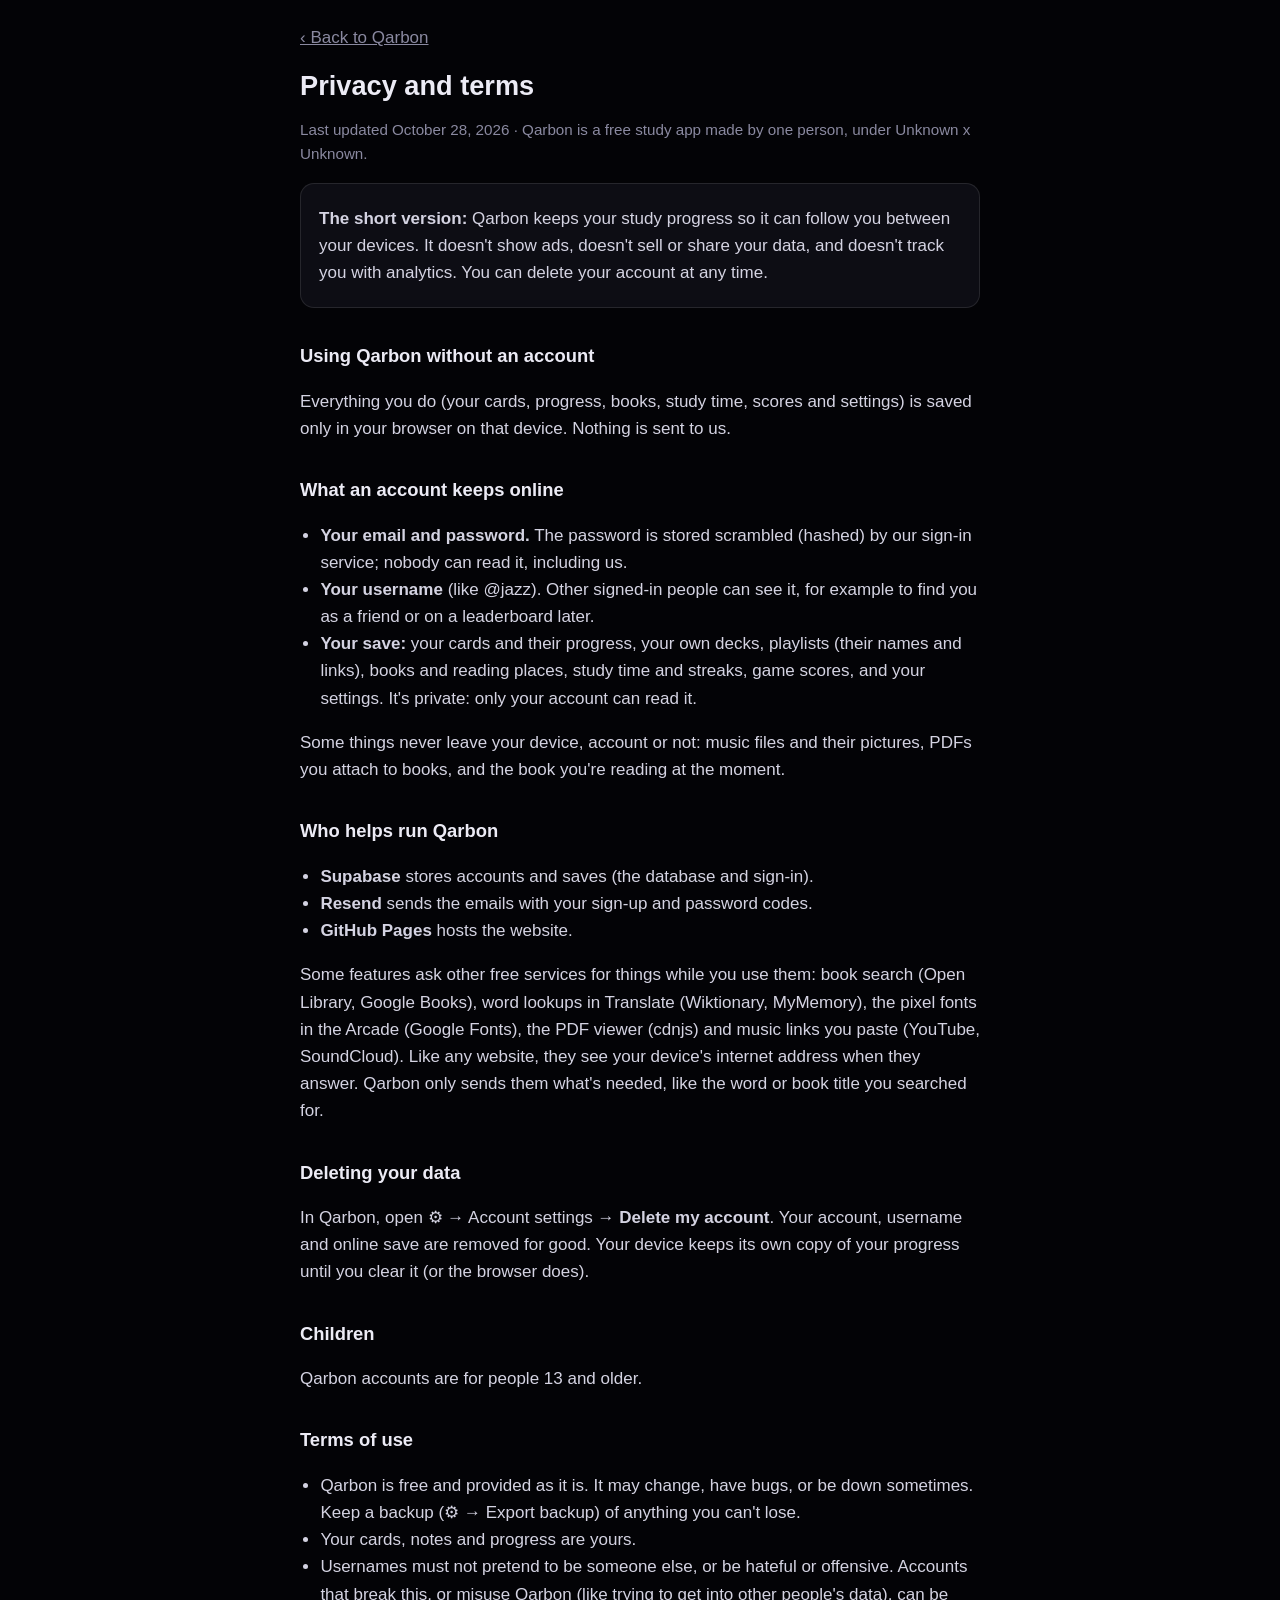
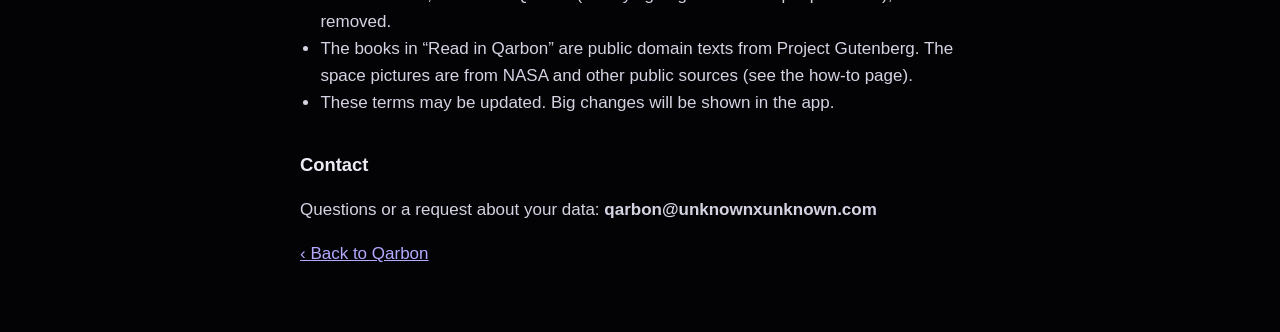
<file: privacy.html>
<!DOCTYPE html>
<html lang="en">
<head>
<meta charset="utf-8">
<meta name="viewport" content="width=device-width, initial-scale=1, viewport-fit=cover">
<title>Qarbon · Privacy and terms</title>
<link rel="icon" type="image/svg+xml" href="favicon.svg">
<!-- Qarbon's privacy policy and terms, in plain words (build 78). Linked from ⚙ Account, the sign-up form and the how-to page.
     It isn't legal advice: read it over, and update it whenever Qarbon starts collecting something new. -->
<style>
  :root { color-scheme:dark; --bg:#030306; --surface:#0D0D14; --line:rgba(255,255,255,.10); --text:#ECEBF5; --muted:#8A89A0; --accent:#7b6cff; }
  body { margin:0; background:var(--bg); color:var(--text); font:17px/1.6 -apple-system, BlinkMacSystemFont, "Segoe UI", sans-serif;
         padding:max(24px, env(safe-area-inset-top)) max(16px, env(safe-area-inset-right)) 48px max(16px, env(safe-area-inset-left)); }
  main { max-width:680px; margin:0 auto; }
  h1 { font-size:1.7rem; line-height:1.2; margin:.4em 0 .2em; }
  h2 { font-size:1.15rem; margin:1.8em 0 .4em; color:var(--text); }
  p, li { color:#d4d3e2; }
  ul { padding-left:1.2em; }
  .muted { color:var(--muted); font-size:.95rem; }
  a { color:#b3a9ff; }
  .back { display:inline-block; margin-bottom:8px; color:var(--muted); }
  .box { background:var(--surface); border:1px solid var(--line); border-radius:14px; padding:4px 18px; margin:16px 0; }
</style>
</head>
<body>
<main>
  <a class="back" href="./">‹ Back to Qarbon</a>
  <h1>Privacy and terms</h1>
  <p class="muted">Last updated October 28, 2026 · Qarbon is a free study app made by one person, under Unknown x Unknown.</p>

  <div class="box">
    <p><b>The short version:</b> Qarbon keeps your study progress so it can follow you between your devices. It doesn't show ads, doesn't sell or share your data, and doesn't track you with analytics. You can delete your account at any time.</p>
  </div>

  <h2>Using Qarbon without an account</h2>
  <p>Everything you do (your cards, progress, books, study time, scores and settings) is saved only in your browser on that device. Nothing is sent to us.</p>

  <h2>What an account keeps online</h2>
  <ul>
    <li><b>Your email and password.</b> The password is stored scrambled (hashed) by our sign-in service; nobody can read it, including us.</li>
    <li><b>Your username</b> (like @jazz). Other signed-in people can see it, for example to find you as a friend or on a leaderboard later.</li>
    <li><b>Your save:</b> your cards and their progress, your own decks, playlists (their names and links), books and reading places, study time and streaks, game scores, and your settings. It's private: only your account can read it.</li>
  </ul>
  <p>Some things never leave your device, account or not: music files and their pictures, PDFs you attach to books, and the book you're reading at the moment.</p>

  <h2>Who helps run Qarbon</h2>
  <ul>
    <li><b>Supabase</b> stores accounts and saves (the database and sign-in).</li>
    <li><b>Resend</b> sends the emails with your sign-up and password codes.</li>
    <li><b>GitHub Pages</b> hosts the website.</li>
  </ul>
  <p>Some features ask other free services for things while you use them: book search (Open Library, Google Books), word lookups in Translate (Wiktionary, MyMemory), the pixel fonts in the Arcade (Google Fonts), the PDF viewer (cdnjs) and music links you paste (YouTube, SoundCloud). Like any website, they see your device's internet address when they answer. Qarbon only sends them what's needed, like the word or book title you searched for.</p>

  <h2>Deleting your data</h2>
  <p>In Qarbon, open ⚙ → Account settings → <b>Delete my account</b>. Your account, username and online save are removed for good. Your device keeps its own copy of your progress until you clear it (or the browser does).</p>

  <h2>Children</h2>
  <p>Qarbon accounts are for people 13 and older.</p>

  <h2>Terms of use</h2>
  <ul>
    <li>Qarbon is free and provided as it is. It may change, have bugs, or be down sometimes. Keep a backup (⚙ → Export backup) of anything you can't lose.</li>
    <li>Your cards, notes and progress are yours.</li>
    <li>Usernames must not pretend to be someone else, or be hateful or offensive. Accounts that break this, or misuse Qarbon (like trying to get into other people's data), can be removed.</li>
    <li>The books in “Read in Qarbon” are public domain texts from Project Gutenberg. The space pictures are from NASA and other public sources (see the how-to page).</li>
    <li>These terms may be updated. Big changes will be shown in the app.</li>
  </ul>

  <h2>Contact</h2>
  <p>Questions or a request about your data: <b>qarbon@unknownxunknown.com</b></p>
  <p><a href="./">‹ Back to Qarbon</a></p>
</main>
</body>
</html>
</file>
<file: css/styles.css>
/* Qarbon: all the looks. The colors are the variables in :root at the top. */

  /* the colors: "space black". Everything below uses these names, so the whole look can change here */
  :root { color-scheme: dark;
          --bg:#030306;                         /* the page: nearly black */
          --surface:#0D0D14;                    /* cards, panels, inputs */
          --raised:#13131C;                     /* slightly raised: hover states and the bars at the top */
          --card:var(--surface);                /* the flashcard itself */
          --line:rgba(255,255,255,.10);         /* borders and dividers */
          --line-strong:rgba(255,255,255,.18);  /* borders that need to stand out a bit more */
          --text:#ECEBF5; --muted:#8A89A0;      /* main and secondary text */
          --accent:#7b6cff;                     /* only for primary buttons, active states, progress and focus rings */
          /* deeper shades of the accent behind white text (primary buttons, the phase pill), so the text stays easy to read */
          --accent-fill:#6457e8; --accent-fill-2:#2f74c8;
          --type:#6b7a8f; }
  [hidden] { display:none !important; }

  /* ---------- space background (drawn by drawSky in the script) ---------- */
  body { font-family: system-ui, sans-serif; color:var(--text); margin:0; padding:24px;
         display:flex; flex-direction:column; align-items:center; min-height:100vh; box-sizing:border-box;
         background:radial-gradient(ellipse at 15% 0%, rgba(123,108,255,.08), transparent 55%), var(--bg); }
  #sky, #twinkle { position:fixed; top:0; left:0; z-index:-1; pointer-events:none; }
  html.zooming { overflow:hidden; }   /* no scrollbars while a world grows past the screen edges */

  /* ---------- home screen ---------- */
  #home { width:100%; max-width:560px; min-height:85svh; display:flex; flex-direction:column;
          align-items:center; text-align:center; padding-top:12px; box-sizing:border-box; }
  .welcome { font-size:.8rem; font-weight:500; letter-spacing:.3em; text-transform:uppercase; color:var(--muted);
             background:none; margin:0; }
  #homelogo { display:block; font-size:3.4rem; margin:8px 0 0; }
  .sub, .hint { color:var(--muted); margin:6px 0 0; }
  .hint { font-size:.8rem; letter-spacing:.1em; animation:breathe 3s ease-in-out infinite alternate; }
  @keyframes breathe { from { opacity:.45; } to { opacity:1; } }

  /* ---------- the Qarbon logo: white Amiri italic letters, an atom for the "o" (made by qarbonLogo() in js/look.js) ---------- */
  /* the logo's font: Amiri italic (free, SIL Open Font License, github.com/aliftype/amiri), a calligraphic style made to
     match Naskh, the classic Arabic book script. Stored right here (only the letters Q a r b n, 1 KB) so it works offline */
  @font-face { font-family:"Amiri Logo"; font-style:italic; font-weight:400; font-display:block;
               src:url([data-uri]) format("woff2"); }
  /* the atom is drawn in a 100 x 100 box, so its lines grow and shrink with the text */
  .qlogo { display:inline-flex; align-items:baseline; justify-content:center; color:#fff; line-height:1.25; white-space:nowrap;
           font-family:"Amiri Logo", Georgia, serif; font-style:italic; font-weight:400; letter-spacing:0; text-transform:none; }
  .qlogo .atom { width:.54em; height:.54em; align-self:center; margin:0 .04em; transform:translateY(.08em); overflow:visible; }
  /* on the home logo only: the orbits slowly turn and the electrons softly pulse */
  .qlogo.spin .orbits { transform-origin:50% 50%; animation:swirl 18s linear infinite; }
  .qlogo.spin .e { animation:blink 2.4s ease-in-out infinite alternate; }
  @keyframes swirl { to { transform:rotate(360deg); } }
  @keyframes blink { from { opacity:.55; } to { opacity:1; } }

  /* ---------- the carousel of worlds on the home screen ---------- */
  /* one world at a time, big and centered. The others sit on top of it, see-through, until it's their turn */
  .carousel { position:relative; width:100%; flex:1; min-height:300px; display:flex; align-items:center; }
  .stage { position:relative; flex:1; align-self:stretch; touch-action:pan-y; user-select:none; -webkit-user-select:none; cursor:grab; }
  .slide { position:absolute; inset:0; display:flex; flex-direction:column; align-items:center; justify-content:center; gap:8px;
           border:none; border-radius:0; background:none; padding:0; color:var(--text); opacity:0; pointer-events:none; transform:scale(.92);
           transition:opacity .45s ease, transform .45s ease; -webkit-tap-highlight-color:transparent;
           --w:min(150px, 38vw, 22svh); }
  .slide.on { opacity:1; pointer-events:auto; transform:none; }
  .slide[data-mode="solar"] { --w:min(200px, 50vw, 28svh); }   /* the Solar System, the first world, is the biggest */
  .slide:focus-visible { outline:none; }
  .slide:focus-visible .wname { text-decoration:underline; text-underline-offset:4px; }
  .slide .body { position:relative; display:block; width:var(--w); height:var(--w); border-radius:50%; margin-bottom:22px; }
  .wname { font-size:1.35rem; font-weight:600; text-shadow:0 1px 6px #000; }
  .wsub { font-size:.9rem; color:var(--muted); min-height:1.3em; }
  .wtime { font-size:.9rem; color:var(--text); opacity:.85; font-variant-numeric:tabular-nums; margin-bottom:-6px; }   /* the date and time under the Earth */
  /* the ‹ › buttons on either side */
  .carousel .arrow { position:relative; z-index:2; width:44px; height:44px; flex:none; padding:0; border-radius:50%; border:1px solid var(--line);
           background:rgba(13,13,20,.6); color:var(--text); font-size:1.5rem; line-height:1; margin:0 6px; }
  .carousel .arrow:hover { background:var(--raised); }
  /* the dots underneath: one per world. Each button is a big invisible 32px target with the small dot drawn in its middle,
     and the row takes a finger sliding along it (touch-action:none, so the page doesn't scroll instead) */
  .dots { display:flex; justify-content:center; margin:0 0 4px; touch-action:none; -webkit-tap-highlight-color:transparent; }
  .dots button { width:32px; height:32px; padding:0; border:none; border-radius:50%; background:none; display:grid; place-items:center; }
  .dots button::after { content:""; width:8px; height:8px; border-radius:50%; background:rgba(255,255,255,.25); transition:background .3s, transform .3s; }
  .dots button[aria-current="true"]::after { background:#fff; transform:scale(1.3); }
  /* tapping a world: it rushes toward you while everything else fades */
  .slide.go .body { transform:scale(5); opacity:0; transition:transform .7s cubic-bezier(.5,0,.75,0), opacity .6s; }
  #home.launching .welcome, #home.launching .sub, #home.launching .slide.go .wname, #home.launching .slide.go .wsub, #home.launching .slide.go .wtime,
  #home.launching .arrow, #home.launching .dots, #home.launching .hint, #home.launching .linkbtn, #home.launching .homebuild { opacity:0; transition:opacity .4s; }

  /* the worlds: real things (js/worlds.js). Photos are NASA / Event Horizon Telescope images on black;
     "screen" blending drops their black, so only the light shows over the star sky */
  .world .photo { position:absolute; left:50%; top:50%; width:100%; aspect-ratio:1; transform:translate(-50%, -50%);
                  mix-blend-mode:screen; pointer-events:none; }
  /* aspect-ratio:1 (every world photo is square) gives a photo its height before it has loaded. The photos load a moment
     after the page, and iPhone Safari works out an animation's "-50% of its own height" once, when the animation starts:
     with no height yet that was 0, so the Tower of Babel sat half its height too low (build 57 fix) */
  .world canvas, .world svg { position:absolute; pointer-events:none; }
  /* Review: the Earth. The still photo shows until the live globe (a canvas, a bit bigger for its glow) is ready */
  #w-earth .photo { mix-blend-mode:normal; border-radius:50%; clip-path:circle(49.5%); }
  #w-earth.live .photo { display:none; }
  #w-earth canvas { left:50%; top:50%; width:112%; height:112%; transform:translate(-50%, -50%); }
  /* Decks: five card backs fanned out around one point below them (--k = -2 … 2, 16° apart), over a soft purple glow */
  #w-decks .fan-glow { position:absolute; left:-25%; top:-15%; width:150%; height:130%; pointer-events:none;
                       background:radial-gradient(closest-side, rgba(123,108,255,.5), rgba(59,91,208,.14) 55%, transparent); }
  #w-decks .fan-card { position:absolute; left:50%; top:12%; width:52%; transform-origin:50% 130%;
                       transform:translateX(-50%) rotate(calc(var(--k) * 16deg)); pointer-events:none; }
  /* Reading: the Moon (an SVG: NASA's full Moon with tonight's shadow masked off) */
  #w-moon svg { inset:0; width:100%; height:100%; overflow:visible; filter:drop-shadow(0 0 18px rgba(220,225,255,.18)); }
  /* B.A.R. Exam: the Sun, with a soft glow around it */
  #w-sun .photo { width:108%; -webkit-mask:radial-gradient(closest-side, #000 86%, transparent); mask:radial-gradient(closest-side, #000 86%, transparent);
                  filter:drop-shadow(0 0 18px rgba(255,90,30,.45)); }
  #w-sun .shock, #w-sun .flash { position:absolute; left:50%; top:50%; border-radius:50%; pointer-events:none; opacity:0; }
  #w-sun .shock { width:100%; height:100%; margin:-50% 0 0 -50%; border:3px solid rgba(255,220,180,.9);
                  box-shadow:0 0 30px rgba(255,170,90,.8), inset 0 0 30px rgba(255,170,90,.6); }
  #w-sun .flash { width:60%; height:60%; margin:-30% 0 0 -30%; background:radial-gradient(circle, #fff 0 20%, rgba(255,230,190,.9) 40%, rgba(255,140,60,0) 70%); }
  /* tapping the Sun: it goes supernova. It swells and glows hotter, its core collapses, then it blows apart:
     a burst of white light and a blast wave racing outward, before B.A.R. Exam opens (enterWorld waits for it) */
  /* (since build 77 the Sun is B.A.R. Exam's tile in the 🕹 Arcade, #ar-bar; js/arcade.js adds .go and waits for it) */
  #ar-bar.go .photo { animation:supernova 1.5s cubic-bezier(.4,0,.2,1) forwards; }
  #ar-bar.go .shock { animation:shockwave 1.5s ease-out forwards; }
  #ar-bar.go .flash { animation:sunflash 1.5s ease-out forwards; }
  @keyframes supernova {
    0%   { transform:translate(-50%, -50%) scale(1);    filter:drop-shadow(0 0 18px rgba(255,90,30,.45)) brightness(1); opacity:1; }
    35%  { transform:translate(-50%, -50%) scale(1.18); filter:drop-shadow(0 0 40px rgba(255,140,60,.9)) brightness(1.8) saturate(1.3); opacity:1; }
    48%  { transform:translate(-50%, -50%) scale(.55);  filter:drop-shadow(0 0 60px #fff) brightness(3); opacity:1; }
    100% { transform:translate(-50%, -50%) scale(7);    filter:drop-shadow(0 0 80px #fff) brightness(4); opacity:0; } }
  @keyframes shockwave { 0%, 46% { transform:scale(.3); opacity:0; } 50% { opacity:1; } 100% { transform:scale(9); opacity:0; } }
  @keyframes sunflash { 0%, 44% { transform:scale(.2); opacity:0; } 52% { transform:scale(2.5); opacity:1; } 100% { transform:scale(14); opacity:0; } }
  /* Focus: the Crab Nebula. A ring pulses out from the pulsar at its heart (the real one spins 30 times a second;
     slowed right down here so it never flickers) */
  #w-crab .photo { width:128%; -webkit-mask:radial-gradient(closest-side, #000 70%, transparent); mask:radial-gradient(closest-side, #000 70%, transparent); }
  #w-crab .pulse { position:absolute; left:50%; top:50%; width:16%; aspect-ratio:1; margin:-8% 0 0 -8%; border-radius:50%;
                   border:1.5px solid rgba(190,225,255,.85); animation:ping 1.6s ease-out infinite; }
  #w-crab .glint { position:absolute; left:50%; top:50%; width:5%; aspect-ratio:1; margin:-2.5% 0 0 -2.5%; border-radius:50%;
                   background:#fff; box-shadow:0 0 10px 4px rgba(200,230,255,.9); animation:beat 1.6s ease-out infinite; }
  @keyframes ping { from { transform:scale(.4); opacity:1; } to { transform:scale(3.4); opacity:0; } }
  @keyframes beat { 0% { opacity:1; transform:scale(1.4); } 25% { opacity:.55; transform:scale(1); } 100% { opacity:.55; } }
  /* Translate: Bruegel's Tower of Babel, a painting (not on black, so no "screen" blending: its edge fades out instead),
     slowly drifting up as if you were looking up at it. "Hello" in 14 languages turns around it once every 90 s */
  #w-babel .photo { width:104%; mix-blend-mode:normal; border-radius:50%;
                    -webkit-mask:radial-gradient(closest-side, #000 72%, transparent 99%); mask:radial-gradient(closest-side, #000 72%, transparent 99%);
                    animation:babeldrift 24s ease-in-out infinite alternate; }
  @keyframes babeldrift { from { transform:translate(-50%, -50%) scale(1); } to { transform:translate(-50%, -52%) scale(1.07); } }
  #w-babel .ring { position:absolute; left:-22%; top:-22%; width:144%; height:144%; pointer-events:none; animation:swirl 90s linear infinite; }
  #w-babel .ring svg { inset:0; width:100%; height:100%; overflow:visible; }
  #w-babel .ring text { fill:rgba(225,215,255,.55); font:500 9.5px system-ui, sans-serif; letter-spacing:.4px; text-anchor:middle; }
  @media (prefers-reduced-motion: reduce) { #w-crab .pulse, #w-crab .glint, #w-babel .photo, #w-babel .ring { animation:none; } }
  /* short screens (iPhone SE): a little tighter */
  @media (max-height: 620px) {
    #homelogo { font-size:2.8rem; margin-top:4px; }
    .carousel { min-height:240px; }
    .slide .body { margin-bottom:12px; }
  }

  /* ---------- choosing a deck (in the Decks tab) ---------- */
  #deckpicker { margin-bottom:12px; border:1px solid var(--line); border-radius:14px; background:var(--surface); }
  #deckpicker summary { list-style:none; cursor:pointer; display:flex; justify-content:space-between; align-items:center;
                        gap:10px; padding:10px 14px; min-height:44px; box-sizing:border-box; }
  #deckpicker summary::-webkit-details-marker { display:none; }
  #deckpicker .switch { color:#6fc3ff; font-size:.9rem; white-space:nowrap; }
  #deckpicker[open] .switch { visibility:hidden; }
  #deckpicker[open] { padding:0 10px 10px; }
  #deckpicker[open] summary { padding:10px 4px; }
  #stacklist { width:100%; display:flex; flex-direction:column; gap:10px; color:var(--muted); }
  .stack { display:flex; flex-direction:column; align-items:flex-start; gap:3px; text-align:left;
           padding:12px 16px; min-height:64px; border-radius:14px; background:var(--surface); }
  .stackrow.on .stack { border-color:var(--accent); box-shadow:inset 0 0 0 1px var(--accent); }   /* the deck you're in */
  .stack b { font-size:1.15rem; color:var(--text); }
  .stack span { color:var(--muted); font-size:.9rem; }
  .stack small { color:#6fc3ff; font-size:.8rem; margin-top:3px; }
  #newdeck { width:100%; box-sizing:border-box; margin-top:12px; padding:14px 18px; border:1px dashed var(--line);
             border-radius:14px; color:var(--muted); cursor:pointer; min-height:52px; display:flex; align-items:center; justify-content:center; }
  #stackmsg { color:var(--muted); font-size:.9rem; margin:0 0 10px; }
  #stackmsg:empty { display:none; }

  /* ---------- studying ---------- */
  #study { width:100%; display:flex; flex-direction:column; align-items:center; }
  /* the ‹ button sits on the left of the title row; the title stays centered */
  #studyhead { position:relative; width:100%; max-width:560px; min-height:44px; margin-bottom:10px;
               display:flex; align-items:center; justify-content:center; }
  #studyhead h1 { margin:0; background:none; }
  /* the small atom logo in the top bar: a button that goes back to the black hole */
  #logo { display:flex; align-items:center; justify-content:center; height:44px; padding:0 8px;
          border:none; border-radius:12px; background:none; cursor:pointer; }
  #logo .qlogo { font-size:1.6rem; }
  #gohome, #gohelp, #gosettings, #howback { position:absolute; left:0; top:0; width:44px; height:44px; padding:0; font-size:1.5rem; border-radius:50%; }
  #gohelp { left:auto; right:0; font-size:1.2rem; }
  #gosettings { left:auto; right:50px; font-size:1.2rem; }

  /* your own decks get ✎ (rename) and 🗑 (delete) buttons in the deck list */
  .stackrow { position:relative; }
  .stackrow .stack { width:100%; }
  .stackrow.custom .stack { padding-right:112px; }
  .stacktools { position:absolute; top:10px; right:10px; display:flex; gap:6px; }
  .stacktools button { width:44px; height:44px; padding:0; font-size:1rem; border-radius:50%; }

  /* ---------- how-to page ---------- */
  #howto { width:100%; max-width:560px; text-align:left; }
  .howhead { position:relative; min-height:44px; display:flex; align-items:center; justify-content:center; margin-bottom:4px; }
  .howhead h2 { margin:0; font-size:1.3rem; }
  .howsec { margin-top:12px; padding:14px 18px; border:1px solid var(--line); border-radius:14px; background:var(--surface); }
  .howsec h3 { margin:0 0 6px; font-size:1.05rem; color:#b9a9ff; }
  .howsec ul { margin:0; padding-left:18px; color:var(--muted); font-size:.92rem; line-height:1.5; }
  .howsec li { margin-top:4px; }
  .howsec b { color:var(--text); font-weight:600; }
  .linkbtn { background:none; border:none; color:var(--muted); text-decoration:underline; min-height:44px; font-size:.9rem; }
  /* the version line at the bottom of the home screen: small and quiet */
  .homebuild { margin:2px 0 0; color:var(--muted); font-size:.75rem; font-variant-numeric:tabular-nums; }
  #howback2 { display:block; margin:12px auto 0; text-decoration:none; }
  /* opacity only: a transform here would unpin the fixed answer buttons from the bottom of the screen */
  .fadein { animation:fadein .5s ease; }
  @keyframes fadein { from { opacity:0; } }

  h1 { font-size:1.9rem; margin:0 0 12px; letter-spacing:.22em; text-transform:uppercase;
       background:linear-gradient(90deg,#b9a9ff,#6fc3ff,#ff9be6); -webkit-background-clip:text;
       background-clip:text; color:transparent; }
  #status, #msg { color:var(--muted); font-size:.9rem; margin:4px 0; text-align:center; }
  #diag { color:var(--muted); font-size:.75rem; margin:18px 0 0; opacity:.75; text-align:center; }

  /* ---------- startup / error banner ---------- */
  #boot { max-width:560px; margin:0 0 12px; padding:10px 14px; border-radius:10px; font-size:.9rem;
          background:rgba(255,190,60,.15); border:1px solid rgba(255,190,60,.6); color:#ffe2a8; }
  #boot.err { background:rgba(255,80,100,.18); border-color:rgba(255,100,120,.8); color:#ffd0d6; }

  /* ---------- timer ---------- */
  #timer { width:100%; max-width:340px; margin-top:14px; box-sizing:border-box;
           border:1px solid var(--line); border-radius:18px; background:var(--raised); }
  /* closed: one line with the time in the middle, the phase on its left and the arrow on its right */
  #timer summary { list-style:none; cursor:pointer; display:grid; grid-template-columns:1fr auto 1fr;
                   align-items:center; gap:10px; padding:6px 14px; min-height:32px; }
  #timer summary::-webkit-details-marker { display:none; }
  #timer #phase { justify-self:end; }
  #timer .arrow { justify-self:end; margin-right:2px; font-size:.9rem; color:var(--muted); transition:transform .2s; }   /* far right, like the Mode menu's ▾ */
  #timer[open] .arrow { transform:rotate(180deg); }
  /* open: the controls appear underneath */
  #tcontrols { display:flex; flex-wrap:wrap; justify-content:center; align-items:center; gap:8px; padding:4px 12px 10px; }
  /* the music panel under the Qpod (js/music.js). It uses the one player. */
  .musicpanel, .musicbody { display:flex; flex-direction:column; gap:8px; }
  .musicpanel .label { color:var(--muted); font-size:.85rem; }
  /* the slot is an empty space the size of the player; the real player is laid on top of it (see placePlayer) */
  .playerslot { width:100%; display:none; }
  .playerslot.yt { display:block; aspect-ratio:16/9; }   /* YouTube: video shape */
  #playerhost { position:absolute; left:-10000px; top:0; z-index:4; border-radius:10px; overflow:hidden; }
  #playerhost iframe, .playerslot iframe, #ip-sc iframe { display:block; width:100%; height:100%; border:0; }
  /* SoundCloud's own player under the Qpod (build 74): its normal embed sizes, 166px a song, 450px a playlist */
  .ip-scplayer { width:100%; max-width:340px; height:166px; border-radius:12px; overflow:hidden; }
  .ip-scplayer.set { height:450px; }
  .ip-scplayer[hidden] { display:none; }
  .musicnav { display:flex; gap:8px; }
  .musicnav button { flex:1; min-width:0; padding:8px 4px; }
  .musicnav[hidden] { display:none; }
  .musicform, .searchrow { display:flex; gap:8px; }
  .musicform input, .searchrow input { flex:1; min-width:0; padding:8px 12px; font-size:.9rem; border-radius:10px;
                     border:1px solid var(--line); background:var(--surface); color:var(--text); }
  .musicmsg { color:var(--muted); font-size:.85rem; }
  .musicmsg:empty { display:none; }
  .musicnav button[hidden], .filecard[hidden], .played[hidden], .mymusic[hidden], .plists[hidden] { display:none; }
  .musicshuffle[aria-pressed="true"], .musicrepeat.on { border-color:var(--accent); color:var(--accent); }
  /* your own song: its cover, name, a progress bar you can drag, and the times */
  .filecard { display:flex; gap:12px; align-items:center; padding:10px; border-radius:10px; background:var(--surface); border:1px solid var(--line); text-align:left; }
  .filecard .cover { width:64px; height:64px; flex:none; border-radius:8px; overflow:hidden; display:grid; place-items:center;
                     font-size:1.6rem; color:var(--muted); background:linear-gradient(135deg, #2a2348, #13131C); }
  .filecard .cover img { width:100%; height:100%; object-fit:cover; }
  .filecard .cover .atom, .mymusic .song .ic .atom, .plists .song .ic .atom { width:62%; height:62%; overflow:visible; }   /* a song with no picture: the atom */
  .fmeta { flex:1; min-width:0; display:flex; flex-direction:column; gap:2px; }
  .fmeta b, .fmeta .fartist { overflow:hidden; text-overflow:ellipsis; white-space:nowrap; }
  .fmeta .fartist { color:var(--muted); font-size:.85rem; min-height:1.2em; }
  .seek { width:100%; margin:6px 0 0; accent-color:var(--accent); }
  .ftimes { display:flex; justify-content:space-between; color:var(--muted); font-size:.75rem; font-variant-numeric:tabular-nums; }
  /* "Choose music files": a label that looks like a button; tapping it opens the file picker (the real input is invisible) */
  .filebtn { position:relative; display:flex; align-items:center; justify-content:center; min-height:40px; border-radius:10px;
             border:1px dashed var(--line-strong); color:var(--text); font-size:.9rem; cursor:pointer; }
  .filebtn:hover { background:var(--raised); }
  .filebtn input { position:absolute; width:1px; height:1px; opacity:0; pointer-events:none; }
  .filebtn:focus-within { outline:2px solid var(--accent); outline-offset:2px; }
  /* the honest line about iPhones and background music */
  .iphone { margin:0; padding:8px 10px; border-radius:10px; background:rgba(255,212,71,.08); border:1px solid rgba(255,212,71,.25);
            color:#f3e3a6; font-size:.8rem; text-align:left; }
  /* the two lists: your music on this phone, and what played this session */
  /* the two lists are dropdowns: My music on this phone, and Played this session */
  .mymusic, .played, .plists { border:1px solid var(--line); border-radius:10px; background:var(--surface); text-align:left; }
  .mymusic summary, .played summary, .plists summary { cursor:pointer; padding:10px 12px; font-size:.9rem; min-height:24px; }
  .mymusic ol, .played ol, .plists ol { padding:0 6px 6px; }
  .played ol, .mymusic ol, .plists ol { list-style:none; margin:0; display:flex; flex-direction:column; gap:4px; }
  .played li, .mymusic li, .plists li { display:flex; gap:4px; }
  .song { flex:1; min-width:0; display:flex; align-items:center; gap:10px; min-height:44px; padding:6px 10px; border-radius:10px;
          border:1px solid transparent; background:var(--surface); text-align:left; }
  .song:hover { border-color:var(--line); background:var(--raised); }
  .song .ic { flex:none; width:22px; height:22px; border-radius:50%; display:grid; place-items:center; font-size:.65rem;
              background:rgba(123,108,255,.18); color:#b9b0ff; }
  .song .t { flex:1; min-width:0; overflow:hidden; text-overflow:ellipsis; white-space:nowrap; font-size:.9rem; }
  .song .t.link { color:var(--muted); font-family:ui-monospace, Menlo, monospace; font-size:.8rem; }
  .song .src { flex:none; font-size:.7rem; color:var(--muted); max-width:30%; overflow:hidden; text-overflow:ellipsis; white-space:nowrap; }
  .song.cur { border-color:rgba(123,108,255,.45); }
  .song.cur .ic { background:var(--accent-fill); color:#fff; }
  /* My music: each song's cover (or the atom) in a small square, and ⋯ opens what you can do with it (album art, remove) */
  .mymusic .song .ic, .plists .song .ic { width:32px; height:32px; border-radius:6px; font-size:.75rem; overflow:hidden; }
  .mymusic .song .ic img, .plists .song .ic img { width:100%; height:100%; object-fit:cover; display:block; }
  .mymusic .song:not(.cur) .ic:has(.atom), .plists .song:not(.cur) .ic:has(.atom) { background:linear-gradient(135deg, #2a2348, #13131C); }   /* same as the song card's */
  .songmore { flex:none; width:44px; padding:0; border-radius:10px; color:var(--muted); font-size:1.2rem; letter-spacing:1px; }
  .songmore[aria-expanded="true"] { border-color:rgba(123,108,255,.45); color:var(--text); }
  .mymusic li.songacts, .plists li.songacts, .played li.songacts { flex-wrap:wrap; gap:6px; padding:0 0 4px; }
  /* 🎶 Playlists: the playlist's name box, a short question or note, and the playlists to add a song to (✓ = it's in) */
  .songacts .plname { flex:1 1 100%; min-width:0; padding:9px 12px; font-size:1rem; border-radius:10px;   /* 16px: iPhones don't zoom in */
                      border:1px solid var(--line); background:var(--raised); color:var(--text); }
  .songacts .plask { flex:1 1 100%; color:var(--muted); font-size:.85rem; padding:2px 4px; }
  .songacts [data-pladd][aria-pressed="true"] { border-color:rgba(123,108,255,.55); color:var(--text); }
  .songacts button[aria-expanded="true"] { border-color:rgba(123,108,255,.45); }
  .songacts button { flex:1 1 40%; min-width:0; min-height:40px; padding:6px 10px; border-radius:10px; font-size:.85rem; }
  .songacts .del { color:var(--muted); }
  /* the hidden photo picker for album art */
  .artfile { position:absolute; left:0; top:0; width:1px; height:1px; opacity:0; pointer-events:none; }

  /* ---------- Focus page: the timer and music on their own ---------- */
  #focus { width:100%; max-width:480px; display:flex; flex-direction:column; align-items:center; gap:14px; text-align:center; }
  .fsub { color:var(--muted); font-size:.9rem; margin:-8px 0 0; }
  /* the big clock: a ring that empties as time passes, with the time in the middle */
  .fclock { position:relative; width:min(74vw, 280px); aspect-ratio:1; display:flex; flex-direction:column;
            align-items:center; justify-content:center; }
  .fclock svg { position:absolute; inset:0; width:100%; height:100%; transform:rotate(-90deg); }
  .fclock circle { fill:none; stroke-width:6; }
  .fclock .track { stroke:rgba(255,255,255,.08); }
  .fclock .bar { stroke:var(--accent); stroke-linecap:round; transition:stroke-dashoffset .5s linear; }
  #focus.onbreak .fclock .bar { stroke:#2fbf9b; }
  #fphase { font-size:.9rem; font-weight:600; padding:2px 12px; border-radius:999px; background:var(--accent-fill); color:#fff; }
  #focus.onbreak #fphase { background:#2fbf9b; }
  #ftime { font-size:clamp(3rem, 16vw, 4.5rem); font-weight:700; font-variant-numeric:tabular-nums; margin:4px 0; }
  #fsessions { color:var(--muted); font-size:.85rem; min-height:1.2em; }
  .fbuttons { display:flex; gap:10px; width:100%; }
  .fbuttons button { flex:1; min-height:52px; }
  #fstart { background:linear-gradient(135deg,var(--accent-fill),var(--accent-fill-2)); color:#fff; border:none; font-weight:600; }
  .fmode { color:var(--muted); font-size:.9rem; display:flex; gap:8px; align-items:center; }
  #fcustom { display:grid; grid-template-columns:1fr 1fr; gap:10px; width:100%; }
  #fcustom[hidden] { display:none; }
  #fcustom label { display:flex; flex-direction:column; gap:4px; color:var(--muted); font-size:.8rem; text-align:left; }
  #fcustom input { font-size:1rem; padding:8px 10px; border-radius:10px; border:1px solid var(--line);
                   background:var(--surface); color:var(--text); }
  #fmsg { color:var(--muted); font-size:.9rem; min-height:1.2em; margin:0; }
  .homebtn { margin-top:4px; min-height:44px; border-radius:999px; }
  .homerow { display:flex; gap:8px; flex-wrap:wrap; justify-content:center; }

  /* ---------- 🌐 Translate ---------- */
  #translate { width:100%; max-width:560px; display:flex; flex-direction:column; gap:12px; }
  .tr-dir { display:flex; align-items:center; justify-content:center; gap:8px; }
  .tr-dir span { min-width:96px; text-align:center; padding:8px 14px; border-radius:999px; background:var(--surface);
                 border:1px solid var(--line); font-weight:600; }
  #tr-swap { width:44px; height:44px; padding:0; border-radius:50%; font-size:1.1rem; flex:none; }
  #tr-text { width:100%; box-sizing:border-box; min-height:84px; padding:12px 14px; font:inherit; font-size:1.15rem; resize:vertical;
             border-radius:14px; border:1px solid var(--line); background:var(--surface); color:var(--text); }
  #tr-msg { margin:0; color:var(--muted); font-size:.9rem; }
  #tr-msg:empty { display:none; }
  /* the card you'd get: a frame in the word type's color (the same colors as Review's cards) */
  #tr-card { --type:#8b8ba0; border-radius:18px; padding:10px; box-shadow:0 6px 24px rgba(0,0,0,.5);
             background:linear-gradient(145deg, transparent 40%, rgba(255,255,255,.35)), var(--type); }
  #tr-card[data-type="noun"]      { --type:#2fbf9b; }
  #tr-card[data-type="verb"]      { --type:#ff5d8f; }
  #tr-card[data-type="adjective"] { --type:#ffb347; }
  #tr-card[data-type="adverb"]    { --type:#a06bff; }
  #tr-card[data-type="pronoun"]   { --type:#4aa3ff; }
  #tr-card[hidden] { display:none; }
  .tr-in { border-radius:11px; padding:12px 14px; background:var(--card, var(--surface)); display:flex; flex-direction:column; gap:4px; }
  .tr-top { display:flex; justify-content:space-between; align-items:center; min-height:32px; }
  .tr-pill { background:var(--type); color:#08080d; padding:3px 10px; border-radius:999px; font-weight:600; font-size:.8rem; text-transform:capitalize; }
  #tr-say { width:40px; height:40px; padding:0; border-radius:50%; font-size:1rem; }
  /* the French and English are text boxes that look like the card's text: tap one to change it */
  .tr-front, .tr-back { width:100%; box-sizing:border-box; border:1px solid transparent; border-radius:8px; background:transparent;
                        color:var(--text); padding:2px 6px; margin-left:-6px; font-family:inherit; }
  .tr-front { font-size:1.6rem; font-weight:700; }
  .tr-back { font-size:1.15rem; color:var(--muted); }
  .tr-front:hover, .tr-back:hover, .tr-front:focus, .tr-back:focus { border-color:var(--line); background:rgba(255,255,255,.04); }
  .tr-ex { margin:4px 0 0; font-size:.88rem; color:var(--muted); font-style:italic; }
  .tr-ex:empty { display:none; }
  .tr-addrow { display:flex; gap:8px; }
  .tr-addrow[hidden] { display:none; }
  #tr-deck { flex:1; min-width:0; min-height:44px; border-radius:12px; padding:0 12px; background:var(--surface); color:var(--text);
             border:1px solid var(--line); font-size:1rem; }
  .tr-addbtn { flex:none; min-height:44px; border-radius:12px; padding:0 16px; background:var(--accent-fill); color:#fff;
               border-color:transparent; font-weight:600; }
  .tr-addbtn:disabled { background:var(--surface); color:var(--muted); border-color:var(--line); }
  .tr-note { margin:0; color:var(--muted); font-size:.85rem; }
  .tr-note:empty { display:none; }
  .tr-alts { display:flex; flex-wrap:wrap; gap:6px; margin-top:8px; }
  .tr-alt { min-height:36px; padding:4px 12px; border-radius:999px; font-size:.88rem; max-width:100%; overflow-wrap:anywhere; text-align:left; }
  .tr-credit { margin:8px 0 0; color:var(--muted); font-size:.75rem; text-align:center; }
  .tr-credit a { color:#6fc3ff; }

  /* ---------- Reading tracker ---------- */
  #reading { width:100%; max-width:560px; display:flex; flex-direction:column; gap:12px; }
  #addbook { align-self:center; }
  .shelf { color:var(--muted); font-size:.8rem; letter-spacing:.12em; text-transform:uppercase; margin:8px 0 -4px; }
  .book { display:flex; flex-direction:column; gap:6px; padding:14px 16px; border:1px solid var(--line);
          border-radius:14px; background:var(--surface); }
  .book .title { font-size:1.1rem; font-weight:700; }
  /* title and author, with the cover (when we have one) on the left */
  .bookhead { display:flex; gap:12px; align-items:center; }
  .bookhead .cover { width:48px; height:72px; object-fit:cover; border-radius:6px; flex:none; box-shadow:0 2px 8px rgba(0,0,0,.5); }
  /* book search results */
  #booksearch { display:flex; flex-direction:column; gap:8px; }
  #bs-msg { margin:0; color:var(--muted); font-size:.85rem; }
  #bs-msg:empty, #bs-results:empty { display:none; }
  #bs-results { display:flex; flex-direction:column; gap:8px; }
  .bsres { display:flex; gap:12px; align-items:center; text-align:left; padding:8px 12px; min-height:56px; border-radius:12px; }
  .bsres img, .bsres .nocover { width:36px; height:54px; object-fit:cover; border-radius:4px; flex:none; }
  .bsres .nocover { background:rgba(255,255,255,.06); }
  .bsres b { display:block; font-weight:600; }
  .bsres small { color:var(--muted); display:block; }
  .bsres .src { font-size:.72rem; opacity:.8; }
  .bsres .badge { display:inline-block; margin-top:4px; padding:2px 9px; border-radius:999px; background:var(--accent-fill);
                  color:#fff; font-size:.74rem; font-weight:600; }
  #bs-results .shelf { margin:6px 0 -2px; }
  #bs-more { align-self:center; min-height:44px; border-radius:999px; padding:0 18px; }
  .book .by, .book small { color:var(--muted); font-size:.85rem; }
  .book a { color:#6fc3ff; font-size:.85rem; }
  #library { display:flex; flex-direction:column; gap:12px; }
  /* the "Read in Qarbon" shelf: covers in a grid, 3 across */
  .shelfgrid { display:grid; grid-template-columns:repeat(3, minmax(0, 1fr)); gap:14px 10px; margin-top:4px; }
  .shelfbook { display:flex; flex-direction:column; gap:5px; padding:0; border:none; background:none; border-radius:8px;
               text-align:left; font-size:.78rem; line-height:1.25; color:var(--text); min-height:0; }
  .shelfbook .cv { position:relative; display:block; aspect-ratio:2/3; border-radius:6px; overflow:hidden;
                   background:linear-gradient(160deg, var(--raised), var(--surface)); box-shadow:0 2px 10px rgba(0,0,0,.55);
                   border:1px solid var(--line); transition:transform .15s; }
  .shelfbook:hover .cv { transform:translateY(-2px); }
  .shelfbook .cv img { position:absolute; inset:0; width:100%; height:100%; object-fit:cover; }
  /* the plain title card under the photo (seen when the photo can't load) */
  .shelfbook .plain { position:absolute; inset:10% 10%; display:flex; align-items:center; justify-content:center; text-align:center;
                      font:italic 600 .9rem Georgia, serif; color:var(--muted); }
  .shelfbook .mine { color:#2fbf9b; font-size:.72rem; font-weight:600; }
  .shelfmore { align-self:center; min-height:44px; border-radius:999px; padding:0 18px; }
  #library:empty { display:none; }
  /* the progress bar: a track with a colored fill whose width is the percent of chapters done */
  .bar { height:10px; border-radius:999px; background:rgba(255,255,255,.08); overflow:hidden; }
  .bar > div { height:100%; border-radius:inherit; background:linear-gradient(90deg,#7b6cff,#4aa3ff); transition:width .4s; }
  .book.finished .bar > div { background:#2fbf9b; }
  /* a book whose length you don't know yet: a striped bar instead of a percentage */
  .bar.open { background:repeating-linear-gradient(45deg, rgba(255,255,255,.05) 0 8px, rgba(255,255,255,.13) 8px 16px); }
  /* checkboxes sit beside their words */
  label.check { flex-direction:row !important; align-items:center; gap:10px; min-height:44px; color:var(--text); font-size:.9rem; cursor:pointer; }
  label.check input { width:20px; height:20px; margin:0; accent-color:var(--accent); flex:none; }
  .formhint, #readingmsg { margin:0; color:var(--muted); font-size:.85rem; }
  #readingmsg:empty { display:none; }
  /* "You finished a chapter": shown inside a book's card */
  .chapask { display:flex; flex-direction:column; gap:8px; padding:10px 12px; border-radius:12px;
             border:1px solid rgba(47,191,155,.6); background:rgba(47,191,155,.12); }
  .chapask b { font-size:.95rem; }
  #readextras { display:flex; flex-direction:column; gap:6px; }
  #readextras[hidden] { display:none; }
  .bookbtns { display:flex; flex-wrap:wrap; gap:8px; margin-top:4px; }
  .bookbtns button { min-height:44px; padding:8px 14px; }
  .bookbtns .read { flex:1; background:linear-gradient(135deg,var(--accent-fill),var(--accent-fill-2)); color:#fff; border:none; font-weight:600; }
  #bookform { display:flex; flex-direction:column; gap:10px; padding:14px 16px; border:1px solid var(--line);
              border-radius:14px; background:var(--surface); }
  #bookform h3 { margin:0; }
  #bookform label { display:flex; flex-direction:column; gap:4px; color:var(--muted); font-size:.85rem; }
  #bookform input:not([type="checkbox"]), #bookform textarea, #readto, #readname, .chapask input:not([type="checkbox"]) { font-size:16px; padding:10px 12px; border-radius:10px; border:1px solid var(--line);
                                                 background:var(--surface); color:var(--text); font-family:inherit; }
  #bf-msg { margin:0; color:var(--muted); font-size:.85rem; min-height:1.2em; }
  #bf-delete { border-color:rgba(255,107,107,.6); color:#ffb3b3; }
  /* on the Focus page: the "Reading …" bar and the "How far did you get?" question */
  #readbar, #readcheck { width:100%; box-sizing:border-box; display:flex; flex-wrap:wrap; gap:8px; align-items:center;
                         justify-content:space-between; padding:10px 12px; border-radius:14px; text-align:left;
                         border:1px solid rgba(47,191,155,.6); background:rgba(47,191,155,.12); }
  #readbar[hidden], #readcheck[hidden] { display:none; }
  #readbar button { min-height:44px; }
  #readcheck { flex-direction:column; align-items:stretch; }
  #readcheck .bookbtns { margin:0; }
  /* a little clock next to the time (music has its own place now: 🎧 Media), placed so it doesn't push the time off-center.
     The clock is a tiny SVG drawing used as a "mask": its shape is cut out of a block painted in the muted text color */
  #time { position:relative; }
  #time::after { content:""; position:absolute; left:100%; top:50%; width:.8em; height:.8em; margin:-.4em 0 0 6px; background:var(--muted);
                 -webkit-mask:url("data:image/svg+xml,%3Csvg xmlns='http://www.w3.org/2000/svg' viewBox='0 0 16 16'%3E%3Ccircle cx='8' cy='8' r='6.6' fill='none' stroke='%23000' stroke-width='1.6'/%3E%3Cpath d='M8 4.2V8l2.6 1.6' fill='none' stroke='%23000' stroke-width='1.6' stroke-linecap='round'/%3E%3C/svg%3E") center / contain no-repeat; mask:url("data:image/svg+xml,%3Csvg xmlns='http://www.w3.org/2000/svg' viewBox='0 0 16 16'%3E%3Ccircle cx='8' cy='8' r='6.6' fill='none' stroke='%23000' stroke-width='1.6'/%3E%3Cpath d='M8 4.2V8l2.6 1.6' fill='none' stroke='%23000' stroke-width='1.6' stroke-linecap='round'/%3E%3C/svg%3E") center / contain no-repeat; }
  #time { font-variant-numeric:tabular-nums; font-size:1.1rem; font-weight:600; min-width:3.6em; text-align:center; }
  #timer.done #time { color:#ffd447; }
  #timer button { padding:5px 12px; font-size:.85rem; }
  #sessions { color:var(--muted); font-size:.8rem; }
  #tmode { padding:4px 8px; font-size:.8rem; }
  #phase { font-size:.8rem; font-weight:600; padding:2px 10px; border-radius:999px; background:var(--accent-fill); color:#fff; }
  #timer.onbreak #phase { background:#2fbf9b; }
  #timer.onbreak #time { color:#2fbf9b; }

  /* ---------- the Mode menu ---------- */
  /* styled like the timer bar above it: one rounded box, the mode in the middle, "Mode" left, ▾ right */
  #modebar { position:relative; width:100%; max-width:340px; box-sizing:border-box; margin-bottom:12px;
             border:1px solid var(--line); border-radius:18px; background:var(--raised); }
  #modebar label, #modebar .arrow { position:absolute; top:50%; transform:translateY(-50%); color:var(--muted); pointer-events:none; }
  #modebar label { left:14px; font-size:.85rem; }
  #modebar .arrow { right:16px; font-size:.9rem; }
  #modeselect { display:block; width:100%; height:auto; min-height:44px; padding:6px 44px 6px 64px; border:none; border-radius:18px;
                background:transparent; color:var(--text); font-size:1.05rem; font-weight:600;
                -webkit-appearance:none; appearance:none; text-align:center; text-align-last:center; cursor:pointer; }
  #modeselect option { background:var(--surface); color:var(--text); }

  #cardview { width:100%; display:flex; flex-direction:column; align-items:center; }

  /* ---------- card colors by part of speech (on every collectible card, .qcard) ---------- */
  .qcard[data-type="noun"]       { --type:#2fbf9b; }
  .qcard[data-type="verb"]       { --type:#ff5d8f; }
  .qcard[data-type="adjective"]  { --type:#ffb347; }
  .qcard[data-type="adverb"]     { --type:#a06bff; }
  .qcard[data-type="pronoun"]    { --type:#4aa3ff; }

  /* ---------- flip animation ---------- */
  /* two layers, so the turn is never interrupted: #tilt = the small tilt that follows your finger or the phone
     (--rx / --ry, set by the shine code in js/cards.js, up to 30 times a second); #card inside it only turns over.
     (When both were on #card, every tilt update restarted the .6s turn, and it jerked on iPhone.) */
  #scene { width:100%; max-width:340px; height:440px; margin:20px 0; perspective:1000px; }
  #tilt { position:relative; width:100%; height:100%; transform-style:preserve-3d; transform:rotateX(var(--rx, 0deg)) rotateY(var(--ry, 0deg)); }
  #card { --mx:50%; --my:35%;
          position:relative; width:100%; height:100%; transition:transform .6s; transform-style:preserve-3d; transform:rotateY(0deg); }
  #card.flipped { transform:rotateY(180deg); }
  #card.noanim { transition:none; }

  /* ---------- the card: a reflective silver edge, the word type as a color band, a panel inside ---------- */
  /* the silver is one big chrome gradient; moving its position with --mx / --my makes the light slide along the edge */
  /* (no isolation:isolate here: in WebKit it flattens the 3D flip, so the back face showed through the front) */
  .face { position:absolute; inset:0; box-sizing:border-box; padding:10px; border-radius:20px; overflow:hidden;
          backface-visibility:hidden; -webkit-backface-visibility:hidden;
          background:linear-gradient(118deg, #4a4c58 0%, #c9ccd8 12%, #7d8090 22%, #f6f7fc 33%, #9497a6 42%,
                                     #e2e4ec 52%, #5d606d 63%, #fbfcff 74%, #8a8d9b 84%, #d3d5df 92%, #4f5160 100%);
          background-size:260% 260%; background-position:var(--mx) var(--my);
          box-shadow:0 6px 24px rgba(0,0,0,.5), inset 0 0 0 1px rgba(255,255,255,.35); }
  .back-face { transform:rotateY(180deg); }
  /* iPhone Safari sometimes draws the hidden side mirrored instead of hiding it, so each face is also
     switched off halfway through the turn (the flip takes .6s): the front before, the answer after */
  #card .face { transition:visibility 0s .3s; }
  #card .back-face, #card.flipped .front-face { visibility:hidden; }
  #card.flipped .back-face { visibility:visible; }
  #card.noanim .face { transition:none; }
  .inner { position:relative; z-index:1; height:100%; box-sizing:border-box; color:var(--text); border-radius:12px; padding:14px;
           display:flex; flex-direction:column; overflow:hidden;
           box-shadow:0 0 0 1px rgba(0,0,0,.55);
           background:radial-gradient(circle at 20% 0%, rgba(123,108,255,.10), transparent 60%), var(--card); }
  /* the word type's color band along the top of the panel (green noun, pink verb, ...) */
  .inner::before { content:""; position:absolute; left:0; right:0; top:0; height:5px; background:var(--type); }

  /* ---------- collectible cards: rarity, the holo shine, mastery (set by render() in js/cards.js) ---------- */
  /* the worlds (rarity): each one's foil colors (--h1, --h2, --h3) */
  .qcard[data-tier="earth"]   { --h1:#4fc3ff; --h2:#2fbf9b; --h3:#b8f0ff; }
  .qcard[data-tier="moon"]    { --h1:#e8ecff; --h2:#9aa4c8; --h3:#ffffff; }
  .qcard[data-tier="venus"]   { --h1:#ffe6a8; --h2:#f2c46d; --h3:#fff6dc; }
  .qcard[data-tier="mars"]    { --h1:#ff8a5c; --h2:#ffb38a; --h3:#ffe2cf; }
  .qcard[data-tier="mercury"] { --h1:#c9c4bd; --h2:#8f8a84; --h3:#f2efe9; }
  .qcard[data-tier="jupiter"] { --h1:#f0b27a; --h2:#d9825b; --h3:#fbe3c8; }
  .qcard[data-tier="saturn"]  { --h1:#f3d99b; --h2:#d6b26b; --h3:#fff1cf; }
  .qcard[data-tier="uranus"]  { --h1:#9ff0ef; --h2:#5fd0d6; --h3:#dcfffe; }
  .qcard[data-tier="neptune"] { --h1:#5b8cff; --h2:#3d5bff; --h3:#a9c4ff; }
  .qcard[data-tier="sun"]     { --h1:#ffd447; --h2:#ff9f43; --h3:#fff4c2; }
  .qcard[data-tier="nebula"] { --h1:#ff5d8f; --h2:#a06bff; --h3:#4aa3ff; }
  .qcard[data-tier="hole"]   { --h1:#ff8a3d; --h2:#7b6cff; --h3:#ffe0a0; }
  /* mastery: how strong the foil is (0 = new, 4 = mastered) */
  /* .qcard = any collectible card: the one in Review (#card), the cards in a pack and in the binder (js/collection.js) */
  .qcard { --type:var(--accent); --holo:0; --h1:#e8ecff; --h2:#9aa4c8; --h3:#ffffff; }
  .qcard[data-m="1"] { --holo:.22; } .qcard[data-m="2"] { --holo:.42; } .qcard[data-m="3"] { --holo:.68; } .qcard[data-m="4"] { --holo:1; }
  /* the foil on the silver edge: rainbow bands in the tier's colors, a light tint so the silver still reads as silver */
  .face .foil { position:absolute; inset:0; z-index:0; pointer-events:none; mix-blend-mode:overlay; opacity:calc(var(--holo) * .7);
                background:repeating-linear-gradient(115deg, var(--h1) 0%, var(--h2) 7%, var(--h3) 14%, var(--h1) 21%);
                background-size:300% 300%; background-position:calc(var(--mx) * 1.2) calc(var(--my) * 1.2); }
  .qcard[data-tier="hole"] .face .foil { background:conic-gradient(from 0deg at var(--mx) var(--my), var(--h1), var(--h2), #0a0a14, var(--h3), var(--h1)); }
  /* the space window: the site's real star sky (--sky, drawn once in js/collection.js) with the tier's real photo in front,
     at full strength, drifting a little against the tilt. "screen" blending lets the stars show through the photo's black sky. */
  .art { position:relative; overflow:hidden; }
  .qcard .art { background:#030306 var(--sky) center / cover no-repeat; }
  .art .photo { position:absolute; left:11%; top:11%; width:78%; height:78%; object-fit:contain; pointer-events:none; mix-blend-mode:screen;
                -webkit-mask-image:radial-gradient(closest-side, #000 90%, transparent); mask-image:radial-gradient(closest-side, #000 90%, transparent);
                transform:translate(calc((var(--mx) - 50%) * -.08), calc((var(--my) - 50%) * -.08)); }
  /* the glow: a blurred, brighter copy of the same photo behind it, so it follows the world's own shape (Saturn's rings, the Nebula) */
  .art .photo.bloom { filter:blur(12px) brightness(1.4) saturate(1.5); opacity:.7; -webkit-mask-image:none; mask-image:none;
                      transform:translate(calc((var(--mx) - 50%) * -.08), calc((var(--my) - 50%) * -.08)) scale(1.06); }
  .qmini .art .photo.bloom { display:none; }
  .art .photo:not([src]) { display:none; }
  .art::after { content:""; position:absolute; inset:0; pointer-events:none; background:linear-gradient(180deg, transparent 60%, rgba(3,3,6,.4)); }
  .art .foil2 { position:absolute; inset:0; z-index:1; pointer-events:none; mix-blend-mode:soft-light; opacity:calc(var(--holo) * .5);
                background:repeating-linear-gradient(115deg, var(--h1) 0%, var(--h2) 7%, var(--h3) 14%, var(--h1) 21%);
                background-size:300% 300%; background-position:calc(var(--mx) * 1.2) calc(var(--my) * 1.2); }
  .art > div:last-child { position:relative; z-index:2; }
  #front, #answer, .qcard .word { text-shadow:0 2px 12px rgba(0,0,0,.95), 0 0 3px rgba(0,0,0,.9); }   /* readable over a bright world */
  /* the rarity emblem, top right: the world's photo in a little circle + its name */
  .topright { display:flex; align-items:center; gap:6px; min-width:0; }
  .tier { display:flex; align-items:center; gap:5px; font-weight:600; font-size:.78rem; letter-spacing:.08em; font-variant:small-caps; white-space:nowrap; }
  .tier img { width:20px; height:20px; border-radius:50%; object-fit:cover; box-shadow:0 0 0 1px rgba(255,255,255,.25), 0 0 8px var(--h1); }
  .tier img:not([src]) { display:none; }
  #card.narrow .tier b { display:none; }   /* a small card (short phone screens, see fitCard): just the world's picture */
  /* mastery: four little bars + the step's name; the panel's edge turns silver, then gold, and Mastered sparkles */
  .pips { display:flex; justify-content:space-between; align-items:center; gap:6px; margin-top:8px; font-size:.72rem; color:var(--muted); }
  .pips i { display:inline-block; width:16px; height:4px; margin-right:4px; border-radius:2px; background:rgba(255,255,255,.14); }
  .pips i.on { background:var(--h1); box-shadow:0 0 6px var(--h1); }
  .qcard[data-m="2"] .inner { box-shadow:0 0 0 1px rgba(0,0,0,.55), inset 0 0 0 1px rgba(220,225,240,.45); }
  .qcard[data-m="3"] .inner { box-shadow:0 0 0 1px rgba(0,0,0,.55), inset 0 0 0 1px rgba(255,212,71,.6); }
  .qcard[data-m="4"] .inner { box-shadow:0 0 0 1px rgba(0,0,0,.55), inset 0 0 0 1.5px rgba(255,212,71,.9), inset 0 0 18px rgba(255,212,71,.18); }
  .face .spark { position:absolute; inset:0; z-index:4; pointer-events:none; display:none;
                 background-image:radial-gradient(1.5px 1.5px at 12% 20%, #fff, transparent), radial-gradient(1.5px 1.5px at 78% 14%, #fff, transparent),
                   radial-gradient(1px 1px at 88% 64%, #fff, transparent), radial-gradient(1.5px 1.5px at 22% 82%, #fff, transparent),
                   radial-gradient(1px 1px at 52% 40%, #fff, transparent), radial-gradient(1px 1px at 64% 90%, #fff, transparent);
                 animation:twinkle 2.4s ease-in-out infinite; }
  .qcard[data-m="4"] .spark { display:block; }
  @keyframes twinkle { 0%, 100% { opacity:.25; } 50% { opacity:1; } }
  /* "⬆ le magasin · Known": floats over the top of the card for a moment after an answer */
  #scene { position:relative; }
  #levelup { position:absolute; z-index:6; top:-4px; left:50%; transform:translateX(-50%); max-width:90%; overflow:hidden; text-overflow:ellipsis;
             white-space:nowrap; padding:5px 14px; border-radius:999px; font-size:.85rem; font-weight:600; pointer-events:none;
             color:#2a2000; background:linear-gradient(135deg, #ffe58a, #ffc94a); box-shadow:0 4px 16px rgba(255,201,74,.35); }
  #levelup.show { animation:levelup 1.8s ease forwards; }
  @keyframes levelup { 0% { opacity:0; transform:translate(-50%, 8px); } 12%, 75% { opacity:1; transform:translate(-50%, 0); } 100% { opacity:0; transform:translate(-50%, -6px); } }
  /* no word on screen (done for today): a plain card, no emblem or bars */
  .qcard:not([data-tier]) .pips, .qcard[data-tier=""] .pips { visibility:hidden; }

  .top { display:flex; justify-content:space-between; align-items:center; font-size:.85rem; margin-bottom:10px; min-height:26px; }
  .pill { background:var(--type); color:#08080d; padding:3px 10px; border-radius:999px; font-weight:600; text-transform:capitalize; }
  .new { background:#ffd447; color:#5a4500; padding:2px 9px; border-radius:999px; font-size:.78rem; font-weight:600; }

  .art { flex:1; display:flex; align-items:center; justify-content:center; text-align:center; padding:12px;
         border-radius:10px; background:linear-gradient(160deg, rgba(255,255,255,.03), rgba(0,0,0,.35)); }
  #front { font-size:2rem; font-weight:700; color:var(--text); }
  #answer { font-size:1.6rem; font-weight:700; color:var(--text); }   /* white, like the front (build 71); the type color is the band and the pill */
  .textbox { margin-top:10px; border:1px solid var(--line); border-radius:10px;
             padding:10px; font-size:.9rem; color:var(--muted); min-height:64px; }
  /* the example on the card's back (render() in js/cards.js): the French or Spanish sentence big and bold, its English below,
     nearly as big (the user: no text on a card should be small) */
  #example .ex-t { display:block; font-size:1.15rem; font-weight:700; line-height:1.3; color:var(--text); }
  #example .ex-en { display:block; margin-top:4px; font-size:1.05rem; line-height:1.3; color:var(--text); opacity:.8; }
  /* the meaning on pack and binder cards (cardHTML in js/collection.js): "to have", big and bold */
  .qcard .textbox.meaning { display:flex; align-items:center; font-size:1.3rem; font-weight:700; line-height:1.25; color:var(--text); }

  /* audio buttons */
  .speak { margin-top:8px; background:none; border:1px solid var(--line-strong);
           border-radius:999px; padding:4px 12px; font-size:1.1rem; cursor:pointer; }
  .textbox .speak { margin:0 0 0 6px; padding:2px 8px; font-size:1rem; }

  /* ---------- packs and the binder (js/collection.js) ---------- */
  .qcard { --mx:50%; --my:35%; }
  /* "Today's pack is ready" above the Review card: a little pack + what's in it */
  /* above the card: "French · 12 left today" with Binder and List as two small buttons at the end of the line,
     then the pack banner (only while a pack is waiting). Kept slim so the card gets the height (build 68) */
  #statusrow { display:flex; align-items:center; gap:8px; width:100%; max-width:340px; }
  #statusrow #status { flex:1; min-width:0; text-align:left; }
  #statusrow:has(#decklinks[hidden]) #status { text-align:center; }   /* Practice: no buttons, the line stays centered */
  #decklinks { display:flex; gap:6px; flex:none; }
  #decklinks[hidden] { display:none; }
  #decklinks button { display:flex; align-items:center; gap:5px; min-height:36px; padding:0 10px; font-size:.82rem; border-radius:12px; color:var(--text); }
  #decklinks span { font-size:.95rem; line-height:1; }
  #packrow { display:flex; width:100%; max-width:340px; margin-top:8px; }
  #packrow[hidden] { display:none; }
  /* the hint under the card */
  #cardhint { margin:2px 0 0; min-height:1.2em; color:var(--muted); font-size:.8rem; text-align:center; }
  #packbanner { display:flex; align-items:center; gap:12px; flex:1; min-width:0; box-sizing:border-box; padding:10px 12px;
                text-align:left; border-radius:14px; border:1px solid rgba(123,108,255,.55); color:var(--text);
                background:linear-gradient(120deg, rgba(123,108,255,.28), rgba(159,230,255,.10) 60%, rgba(255,216,240,.14)); }
  #packbanner .pk-icon { width:30px; height:42px; flex:none; border-block:3px solid #d3d5df; background:radial-gradient(circle at 50% 45%, rgba(123,108,255,.5), transparent 60%), #05050b; box-shadow:0 2px 8px rgba(0,0,0,.5); }
  #packbanner b { display:block; } #packbanner small { color:var(--muted); font-size:.82rem; }
  #packbanner.extra { border-color:var(--line); background:var(--surface); }

  /* the pack opening: a layer over the whole screen */
  #packview { position:fixed; inset:0; z-index:60; overflow-y:auto; background:rgba(3,3,6,.95);
              padding:max(16px, env(safe-area-inset-top, 0px)) max(16px, env(safe-area-inset-right, 0px)) max(16px, env(safe-area-inset-bottom, 0px)) max(16px, env(safe-area-inset-left, 0px));
              display:flex; flex-direction:column; align-items:center; justify-content:center; gap:12px; }
  #packview[hidden] { display:none; }
  html.packing { overflow:hidden; }   /* the page behind the pack doesn't scroll */
  #pk-close { position:absolute; top:max(12px, env(safe-area-inset-top, 0px)); right:max(12px, env(safe-area-inset-right, 0px)); padding:8px 14px; font-size:.9rem; }
  #pk-stage { -webkit-tap-highlight-color:transparent; position:relative; width:min(320px, 86vw, calc((100svh - 150px) * .727)); aspect-ratio:320/440; perspective:1100px; user-select:none; -webkit-user-select:none; touch-action:manipulation; }
  #pk-hint, #pk-count { color:var(--muted); font-size:.88rem; text-align:center; min-height:1.3em; margin:0; font-variant-numeric:tabular-nums; }

  /* the pack itself: the site's own sky (drawn by packSky), the logo atom, thin silver seals top and bottom */
  .pk-pack { position:absolute; inset:0 4%; cursor:pointer; filter:drop-shadow(0 18px 30px rgba(0,0,0,.7)); }
  .pk-crimp { position:absolute; left:0; right:0; height:3.6%; z-index:3;
    background:repeating-linear-gradient(90deg, rgba(0,0,0,.2) 0 1px, transparent 1px 3px),
               linear-gradient(118deg,#4a4c58 0%,#c9ccd8 12%,#7d8090 22%,#f6f7fc 33%,#9497a6 42%,#e2e4ec 52%,#5d606d 63%,#fbfcff 74%,#8a8d9b 84%,#d3d5df 92%,#4f5160 100%);
    background-size:auto, 260% 260%; background-position:0 0, var(--mx, 40%) var(--my, 30%); }
  /* the little teeth along the outside edge, like a heat-sealed booster pack */
  .pk-crimp.top { top:0; transform-origin:100% 100%;
    -webkit-mask:linear-gradient(#000,#000) bottom/100% 76% no-repeat, conic-gradient(from 135deg at 50% 0, #000 90deg, transparent 0) top/5px 24% repeat-x;
            mask:linear-gradient(#000,#000) bottom/100% 76% no-repeat, conic-gradient(from 135deg at 50% 0, #000 90deg, transparent 0) top/5px 24% repeat-x; }
  .pk-crimp.bottom { bottom:0;
    -webkit-mask:linear-gradient(#000,#000) top/100% 76% no-repeat, conic-gradient(from -45deg at 50% 100%, #000 90deg, transparent 0) bottom/5px 24% repeat-x;
            mask:linear-gradient(#000,#000) top/100% 76% no-repeat, conic-gradient(from -45deg at 50% 100%, #000 90deg, transparent 0) bottom/5px 24% repeat-x; }
  .pk-tear { position:absolute; z-index:4; top:5.9%; left:6px; right:0; border-top:1px dashed rgba(255,255,255,.28); }
  .pk-body { position:absolute; inset:3.4% 0; overflow:hidden; background:#030306; box-shadow:inset 0 0 0 1px rgba(255,255,255,.08), inset 0 0 40px rgba(0,0,0,.9);
             display:flex; flex-direction:column; align-items:center; justify-content:center; gap:8px; text-align:center; }
  .pk-body > img { position:absolute; pointer-events:none; }
  .pk-body .pk-sky { inset:0; width:100%; height:100%; object-fit:cover; }
  /* the plastic: a soft shine that slides with your finger */
  .pk-gloss { position:absolute; inset:0; z-index:1; pointer-events:none;
    background:linear-gradient(105deg, transparent 30%, rgba(255,255,255,.07) 42%, rgba(255,255,255,.14) 46%, rgba(255,255,255,.04) 52%, transparent 62%),
               linear-gradient(180deg, rgba(255,255,255,.06), transparent 7%, transparent 93%, rgba(255,255,255,.05));
    background-size:260% 100%, 100% 100%; background-position:var(--mx, 40%) 0, 0 0; }
  .pk-glow { position:absolute; z-index:1; left:50%; top:44%; width:120%; aspect-ratio:1; transform:translate(-50%,-50%); pointer-events:none;
             background:radial-gradient(circle, rgba(123,108,255,.32), rgba(91,78,224,.10) 30%, transparent 55%); }
  .pk-atom { position:relative; z-index:2; width:30%; aspect-ratio:1; filter:drop-shadow(0 0 10px rgba(190,180,255,.9)) drop-shadow(0 0 28px rgba(123,108,255,.7)); }
  .pk-atom .atom { width:100%; height:100%; overflow:visible; }
  .pk-atom .orbits { transform-origin:50% 50%; animation:swirl 24s linear infinite; }
  .pk-name { position:relative; z-index:2; font-family:"Amiri", Georgia, serif; font-style:italic; font-size:1.6rem; line-height:1; color:#fff; text-shadow:0 0 14px rgba(123,108,255,.8); }
  .pk-sub { position:relative; z-index:2; white-space:nowrap; font-size:.68rem; letter-spacing:.26em; text-transform:uppercase; color:rgba(236,235,245,.7); }
  /* the deck's worlds behind the atom: photos with black skies, blended in with "screen" so only their light shows */
  .pk-pic, .pk-pic2 { z-index:0; mix-blend-mode:screen; }
  .pk-pack[data-bg="hole"] .pk-pic { width:90%; left:5%; top:14%; opacity:.8; -webkit-mask-image:radial-gradient(closest-side, #000 45%, transparent); mask-image:radial-gradient(closest-side, #000 45%, transparent); }
  .pk-pack[data-bg="earth"] .pk-pic { width:150%; left:-25%; top:68%; border-radius:50%; mix-blend-mode:normal; box-shadow:0 0 50px rgba(79,195,255,.45); }
  .pk-pack[data-bg="world"] .pk-pic { width:96%; left:2%; top:70%; }   /* the world you're at, large, rising from the bottom */
  .pk-pack[data-world="saturn"] .pk-pic { width:116%; left:-8%; top:55%; }   /* Saturn's photo has room around the rings */
  .pk-pack[data-bg="hole"] .pk-glow { opacity:.4; }
  /* sliding to tear (--cut = 0 to 1, set while your finger moves): a glowing cut along the tear line, the top seal lifts a little */
  .pk-pack { touch-action:none; }   /* the finger slides the cut instead of scrolling the page */
  /* build 76 (the user: "more like Pokémon TCG"): a white-hot cut with a bright tip, light leaking out of the slit,
     the pack glowing and trembling more the further you cut, sparks (js: sparks()), and a burst of light when it tears */
  .pk-cut { position:absolute; z-index:5; top:5.9%; left:0; height:3px; margin-top:-1.5px; width:calc(var(--cut, 0) * 100%); pointer-events:none;
            background:linear-gradient(90deg, rgba(255,214,140,.35), #fff6dc 70%, #fff); border-radius:2px;
            box-shadow:0 0 4px #fff, 0 0 12px #ffd38a, 0 0 26px rgba(255,170,80,.9), 0 0 48px rgba(123,108,255,.8); }
  .pk-cut.right { left:auto; right:0; background:linear-gradient(270deg, rgba(255,214,140,.35), #fff6dc 70%, #fff); }
  /* the tip: a small star of light where the cut is right now */
  .pk-cut::after { content:""; position:absolute; top:50%; right:0; width:22px; height:22px; transform:translate(50%,-50%); border-radius:50%;
                   background:radial-gradient(circle, #fff 0 18%, rgba(255,230,170,.95) 30%, rgba(255,160,70,.5) 55%, transparent 72%);
                   opacity:min(1, calc(var(--cut, 0) * 20)); }
  .pk-cut.right::after { right:auto; left:0; transform:translate(-50%,-50%); }
  .pk-pack.cutting .pk-cut::after { animation:pk-tip .18s ease-in-out infinite alternate; }
  @keyframes pk-tip { to { width:30px; height:30px; } }
  /* light coming through the slit, into the pack */
  .pk-leak { position:absolute; z-index:4; top:5.9%; left:0; height:30%; width:calc(var(--cut, 0) * 100%); pointer-events:none; mix-blend-mode:screen;
             background:linear-gradient(180deg, rgba(255,236,190,.75), rgba(255,180,90,.35) 25%, rgba(123,108,255,.18) 60%, transparent);
             opacity:min(1, calc(var(--cut, 0) * 3));
             -webkit-mask-image:linear-gradient(90deg, #000 55%, transparent); mask-image:linear-gradient(90deg, #000 55%, transparent); }   /* fades out toward the tip */
  .pk-leak.right { left:auto; right:0; -webkit-mask-image:linear-gradient(270deg, #000 55%, transparent); mask-image:linear-gradient(270deg, #000 55%, transparent); }
  /* the whole pack lights up as you cut: a warm aura and a brighter glow inside */
  .pk-pack:not(.open) { filter:drop-shadow(0 18px 30px rgba(0,0,0,.7)) drop-shadow(0 0 calc(var(--cut, 0) * 26px) rgba(255,190,110,calc(var(--cut, 0) * .9))); }
  .pk-pack:not(.open) .pk-glow { opacity:calc(1 + var(--cut, 0) * 1.5); }
  .pk-pack.cutting { animation:pk-tremble .09s linear infinite; }
  @keyframes pk-tremble { 25% { translate:calc(var(--cut, 0) * 1.6px) calc(var(--cut, 0) * -.8px); } 75% { translate:calc(var(--cut, 0) * -1.6px) calc(var(--cut, 0) * .8px); } }
  /* sparks: fly out from where they start (--dx, --dy) and fade */
  .pk-spark { position:absolute; z-index:6; width:8px; height:8px; margin:-4px 0 0 -4px; border-radius:50%; pointer-events:none;
              background:#fff; box-shadow:0 0 6px 2px #fff, 0 0 14px 4px #ffc477, 0 0 24px 6px rgba(255,140,60,.7);
              animation:pk-spark .85s cubic-bezier(.15,.7,.35,1) forwards; }
  @keyframes pk-spark { from { transform:translate(0,0) scale(var(--s, 1)); opacity:1; }
                        to { transform:translate(var(--dx), var(--dy)) scale(0); opacity:0; } }
  /* the tear: a burst of light out of the top of the pack */
  .pk-burst { position:absolute; z-index:6; left:50%; top:5.9%; width:160%; aspect-ratio:1; transform:translate(-50%,-50%) scale(0); pointer-events:none; opacity:0;
              background:radial-gradient(circle, #fff 0 6%, rgba(255,236,190,.9) 14%, rgba(255,170,80,.45) 32%, rgba(123,108,255,.25) 50%, transparent 68%); }
  .pk-pack.open .pk-burst { animation:pk-burst .75s ease-out forwards; }
  @keyframes pk-burst { 0% { opacity:1; transform:translate(-50%,-50%) scale(.1); } 40% { opacity:1; } 100% { opacity:0; transform:translate(-50%,-50%) scale(1.3); } }
  .pk-pack:not(.open) .pk-crimp.top { transform:translateY(calc(var(--cut, 0) * -4px)) rotate(calc(var(--cut, 0) * -1.5deg)); }
  .pk-pack.snap .pk-cut { transition:width .25s ease; }
  .pk-pack.snap .pk-crimp.top { transition:transform .25s ease; }
  .pk-pack.nudge { animation:pk-nudge .5s ease; }
  @keyframes pk-nudge { 25% { transform:translateX(-6px); } 50% { transform:translateX(5px); } 75% { transform:translateX(-3px); } }
  .pk-pack.open .pk-cut { opacity:0; }
  /* the dashed line glows softly: slide here */
  .pk-pack:not(.open) .pk-tear { animation:pk-here 1.8s ease-in-out infinite; }
  @keyframes pk-here { 50% { border-top-color:rgba(255,255,255,.75); box-shadow:0 0 8px rgba(207,200,255,.6); } }
  /* tearing it open: the top seal flies off, the pack drops away */
  .pk-pack.open .pk-crimp.top { animation:pk-lid .6s cubic-bezier(.4,0,.8,.6) forwards; }
  .pk-pack.open .pk-tear { opacity:0; }
  .pk-pack.open .pk-body, .pk-pack.open .pk-crimp.bottom { animation:pk-drop .55s .35s ease-in forwards; }
  @keyframes pk-lid { to { transform:translate(55%, -160%) rotate(24deg); opacity:0; } }
  @keyframes pk-drop { to { transform:translateY(75%); opacity:0; } }

  /* one card of the pack: its front and the Qarbon back, turned over like the Review card */
  .pk-flip { position:absolute; inset:0; transform-style:preserve-3d; transition:transform .6s cubic-bezier(.3,.7,.3,1); cursor:pointer; }
  .pk-flip.down { transform:rotateY(180deg); }
  .pk-flip > .qcard { position:absolute; inset:0; }
  .pk-flip > .pk-back { transform:rotateY(180deg); }
  /* Safari can draw the hidden side mirrored instead of hiding it, so each side is also switched off halfway through the turn */
  .pk-flip > .qcard { transition:visibility 0s .3s; }
  .pk-flip > .pk-back, .pk-flip.down > .qcard:not(.pk-back) { visibility:hidden; }
  .pk-flip.down > .pk-back { visibility:visible; }
  .pk-flip .face { backface-visibility:visible; -webkit-backface-visibility:visible; }
  .qcard .word { position:relative; font-size:2rem; font-weight:700; line-height:1.2; text-wrap:balance; color:var(--text); text-shadow:0 2px 10px rgba(0,0,0,.8); }
  .pk-back .inner { align-items:center; justify-content:center; background:radial-gradient(circle at 50% 45%, rgba(123,108,255,.28), transparent 62%), #08080f; }
  .pk-back .inner::before { display:none; }
  .pk-back .atom { width:44%; overflow:visible; filter:drop-shadow(0 0 10px rgba(123,108,255,.8)); }
  .pk-back .brand { margin-top:10px; font-size:.8rem; letter-spacing:.32em; text-transform:uppercase; color:var(--muted); }
  .pk-flip { touch-action:none; }   /* your finger swipes the card instead of scrolling */
  .pk-in { animation:pk-in .45s cubic-bezier(.2,.8,.3,1) both; }
  @keyframes pk-in { from { transform:translateY(40px) scale(.92); opacity:0; } }
  /* the last (hardest) card waits face down, glowing in its world's colors */
  .pk-flip.down.charged > .pk-back .face { animation:pk-charge 1.2s ease-in-out infinite; }
  @keyframes pk-charge { 0%, 100% { box-shadow:0 0 18px 2px var(--h1), inset 0 0 0 1px rgba(255,255,255,.35); } 50% { box-shadow:0 0 42px 10px var(--h2), inset 0 0 0 1px rgba(255,255,255,.35); } }
  .pk-flash { position:absolute; inset:-30px; border-radius:40px; pointer-events:none; opacity:0; background:radial-gradient(circle, rgba(255,255,255,.95), var(--fl, #ffd447) 35%, transparent 70%); }
  .pk-flash.go { animation:pk-flash .9s ease-out; }
  @keyframes pk-flash { 0% { opacity:0; transform:scale(.6); } 20% { opacity:1; } 100% { opacity:0; transform:scale(1.4); } }
  .pk-rare { position:absolute; z-index:8; top:-14px; left:50%; transform:translateX(-50%); white-space:nowrap; padding:5px 14px; border-radius:999px; font-weight:700; font-size:.82rem; letter-spacing:.08em;
             color:#1a0c08; background:linear-gradient(135deg,#ffe0a0,#ff8a3d 50%,#7b6cff); box-shadow:0 4px 18px rgba(255,138,61,.45); }
  /* the end: the whole pack as small cards, then what to do next */
  #pk-done { display:flex; flex-direction:column; align-items:center; gap:14px; width:min(380px, 100%); text-align:center; }
  #pk-done[hidden] { display:none; }
  #pk-grid { display:grid; grid-template-columns:repeat(5, 1fr); gap:8px; width:100%; }
  #pk-done .pk-btns { display:flex; flex-wrap:wrap; gap:8px; justify-content:center; }
  #pk-study { background:linear-gradient(135deg,var(--accent-fill),var(--accent-fill-2)); color:#fff; border:none; font-weight:600; }
  #pk-nudge { color:var(--muted); font-size:.85rem; max-width:40ch; margin:0; }
  @media (prefers-reduced-motion: reduce) {
    .pk-flip, .pk-flip > .qcard { transition:none; }
    .pk-in, .pk-flash.go, .pk-pack:not(.open) .pk-tear, .pk-pack.cutting, .pk-pack.cutting .pk-cut::after, .pk-pack.open .pk-crimp.top, .pk-pack.open .pk-body, .pk-pack.open .pk-crimp.bottom, .pk-atom .orbits, .pk-flip.down.charged > .pk-back .face { animation:none; }
  }

  /* small cards: the binder's pockets and the end of a pack */
  .qmini { position:relative; display:block; width:100%; aspect-ratio:63/88; }
  .qmini .face { padding:4px; border-radius:10px; }
  .qmini .inner { padding:5px; border-radius:7px; }
  .qmini .inner::before { height:3px; }
  .qmini .art { padding:4px; border-radius:6px; }
  .qmini .word { font-size:clamp(.58rem, 2.4vw, .78rem); line-height:1.15; word-break:break-word; text-wrap:balance; }
  .qmini .pips { margin-top:3px; justify-content:center; }
  .qmini .pips i { width:7px; height:2.5px; margin:0 1px; }
  .qmini .num { position:relative; z-index:2; font-size:.55rem; color:var(--muted); text-align:right; margin-top:2px; font-variant-numeric:tabular-nums; }
  /* the binder (Decks mode → Binder) */
  #decktabs { display:flex; gap:6px; margin:0 0 10px; }
  #decktabs button { flex:1; padding:8px 12px; font-size:.95rem; }
  #decktabs button[aria-pressed="true"] { background:var(--accent-fill); border-color:var(--accent); color:#fff; }
  /* while the binder shows, the list's search, buttons and rows step aside */
  #decklistview.binding #filters, #decklistview.binding #deckactions, #decklistview.binding #decksummary, #decklistview.binding #decklist { display:none; }
  #binder { display:flex; flex-direction:column; gap:14px; }
  #binder[hidden] { display:none; }
  /* the personal binder (your own cards): the logo atom where a world's photo would be */
  .bd-atom { display:inline-grid; place-items:center; width:22px; height:22px; vertical-align:middle; }
  .bd-atom svg { width:22px; height:22px; }
  .bd-head { display:flex; flex-direction:column; gap:10px; padding:14px; border:1px solid var(--line); border-radius:14px; background:var(--surface); }
  .bd-big { display:flex; align-items:baseline; gap:10px; flex-wrap:wrap; color:var(--muted); font-size:.9rem; }
  .bd-big b { font-size:1.6rem; color:var(--text); font-variant-numeric:tabular-nums; }
  .bd-bar { height:8px; border-radius:4px; background:rgba(255,255,255,.08); overflow:hidden; }
  .bd-bar i { display:block; height:100%; border-radius:4px; background:linear-gradient(90deg, var(--c1, #7b6cff), var(--c2, #9fe6ff)); }
  .bd-world { display:grid; grid-template-columns:26px 1fr auto; gap:10px; align-items:center; font-size:.88rem; font-variant-numeric:tabular-nums; }
  .bd-world img, .bd-sec h3 img { width:26px; height:26px; border-radius:50%; object-fit:cover; }
  .bd-world .bd-bar { margin-top:3px; }
  .bd-world .bd-row { display:flex; justify-content:space-between; gap:8px; }
  .bd-world .bd-row span:last-child { color:var(--muted); }
  .bd-filters { display:flex; gap:6px; flex-wrap:wrap; }
  .bd-filters button { padding:6px 12px; font-size:.85rem; border-radius:999px; }
  .bd-filters button[aria-pressed="true"] { background:var(--accent-fill); border-color:var(--accent); color:#fff; }
  .bd-sec { display:flex; flex-direction:column; gap:10px; }
  .bd-sec h3 { margin:6px 0 0; font-size:1rem; display:flex; flex-wrap:wrap; align-items:center; gap:8px; }
  .bd-sec h3 img { width:22px; height:22px; }
  .bd-sec h3 span { color:var(--muted); font-weight:400; font-size:.85rem; font-variant-numeric:tabular-nums; }
  /* 🔁 Practice: a small pill at the end of a world's heading (margin-left:auto pushes it right; it wraps under on narrow phones) */
  .bd-sec h3 .bd-practice { margin-left:auto; padding:5px 12px; font-size:.82rem; font-weight:600; border-radius:999px; }
  .bd-pockets { display:grid; grid-template-columns:repeat(auto-fill, minmax(72px, 1fr)); gap:8px; }
  .bd-pockets > button { all:unset; cursor:pointer; display:block; border-radius:10px; }
  .bd-pockets > button:focus-visible { outline:2px solid var(--accent); outline-offset:2px; }
  .bd-more { align-self:center; padding:8px 16px; font-size:.9rem; }
  /* a card you haven't collected yet: a silhouette with its number */
  .bd-silo { aspect-ratio:63/88; border-radius:10px; border:1px dashed rgba(255,255,255,.14); color:rgba(255,255,255,.3); font-size:.62rem; font-variant-numeric:tabular-nums;
             background:repeating-linear-gradient(135deg, rgba(255,255,255,.025) 0 6px, transparent 6px 12px), #07070c;
             display:flex; flex-direction:column; align-items:center; justify-content:center; gap:4px; }
  .bd-silo img { width:34%; aspect-ratio:1; border-radius:50%; object-fit:cover; filter:grayscale(1) brightness(.35); }
  .bd-note { color:var(--muted); font-size:.85rem; margin:0; }
  /* tapping a card in the binder shows it big */
  #bd-zoom { position:fixed; inset:0; z-index:60; display:flex; align-items:center; justify-content:center; background:rgba(3,3,6,.88); cursor:pointer; }
  #bd-zoom[hidden] { display:none; }
  #bd-zoom .qcard { position:relative; width:min(300px, 86vw); aspect-ratio:340/440; }

  /* ---------- 🪐 the Solar System (js/collection.js): the 12 worlds in a row on the real sky ---------- */
  #solar { width:100%; max-width:560px; display:flex; flex-direction:column; gap:8px; }
  #sol-where { margin:0; font-size:.9rem; color:var(--muted); } #sol-where b { color:var(--text); }
  /* French | Spanish above the map: which course's trip it shows (renderSolar in js/collection.js) */
  .sol-courses { display:flex; align-self:center; gap:4px; padding:4px; border:1px solid var(--line); border-radius:999px; background:var(--surface); }
  .sol-courses button { min-height:36px; padding:0 18px; border:0; border-radius:999px; background:none; color:var(--muted); font:inherit; font-weight:600; cursor:pointer; }
  .sol-courses button[aria-pressed="true"] { background:var(--accent-fill); color:#fff; }
  .sol-courses button:focus-visible { outline:2px solid var(--accent); outline-offset:2px; }
  #sol-track { overflow-x:auto; overflow-y:hidden; border-radius:16px; border:1px solid var(--line); scroll-snap-type:x proximity; -webkit-overflow-scrolling:touch; }
  #sol-track::-webkit-scrollbar { height:0; }
  #sol-strip { position:relative; height:300px; background:#030306 0 0 / 100% 100% no-repeat; }
  .sol-route { position:absolute; inset:0; width:100%; height:100%; pointer-events:none; }
  .sol-route path { fill:none; }
  .sol-ahead { stroke:rgba(255,255,255,.22); stroke-width:2; stroke-dasharray:3 7; }
  .sol-past { stroke:#ffd447; stroke-width:2.5; filter:drop-shadow(0 0 4px rgba(255,212,71,.8)); }
  .sol-lvl { position:absolute; top:12px; height:22px; display:flex; align-items:center; justify-content:center; font-size:.68rem; letter-spacing:.14em; text-transform:uppercase;
             color:var(--muted); border:1px solid rgba(255,255,255,.18); border-bottom:0; border-radius:8px 8px 0 0; }
  .sol-lvl.done { color:var(--text); border-color:rgba(255,212,71,.55); }
  .sol-world { position:absolute; transform:translate(-50%, -50%); display:flex; flex-direction:column; align-items:center; gap:6px;
               background:none; border:0; padding:0; cursor:pointer; scroll-snap-align:center; }
  .sol-world:hover { --btn-bg:none; }
  .sol-orb { position:relative; border-radius:50%; }
  .sol-orb img { width:100%; height:100%; object-fit:contain; border-radius:50%; display:block; }
  .sol-ring { position:absolute; inset:-9px; width:calc(100% + 18px); height:calc(100% + 18px); transform:rotate(-90deg); overflow:visible; }
  .sol-ring circle { fill:none; stroke-width:3.5; stroke-linecap:round; }
  .sol-ring .bg { stroke:rgba(255,255,255,.12); }
  .sol-ring .got { stroke:var(--accent); filter:drop-shadow(0 0 4px var(--accent)); }
  .sol-world.reached .sol-ring .got { stroke:#ffd447; filter:drop-shadow(0 0 4px rgba(255,212,71,.8)); }
  .sol-world.locked .sol-orb img { filter:grayscale(.75) brightness(.45); }
  .sol-nm { font-size:.78rem; font-weight:600; white-space:nowrap; color:var(--text); text-shadow:0 1px 6px #000; }
  .sol-world.locked .sol-nm { color:var(--muted); }
  /* a world a course has no words for yet (Spanish after Jupiter): fainter than locked, "Soon" under it */
  .sol-world.soon .sol-orb img { filter:grayscale(1) brightness(.3); }
  .sol-world.soon .sol-ring { opacity:.25; }
  .sol-world.soon .sol-nm { color:var(--muted); }
  .sol-world.sel .sol-nm { text-decoration:underline; text-underline-offset:3px; }
  .sol-pc { font-size:.68rem; color:var(--muted); font-variant-numeric:tabular-nums; margin-top:-4px; }
  .sol-badge { position:absolute; right:-6px; bottom:-4px; width:20px; height:20px; border-radius:50%; display:flex; align-items:center; justify-content:center;
               font-size:.7rem; font-weight:700; background:#ffd447; color:#2a2000; box-shadow:0 0 0 2px #050509; }
  .sol-badge.lock { background:#1b1b26; font-size:.62rem; }
  .sol-here { position:absolute; left:50%; bottom:calc(100% + 16px); transform:translateX(-50%); white-space:nowrap; font-size:.66rem; font-weight:700; letter-spacing:.12em;
              text-transform:uppercase; padding:3px 9px; border-radius:999px; color:#fff; background:var(--accent-fill); box-shadow:0 0 14px rgba(123,108,255,.7); }
  .sol-world.current .sol-orb { animation:solpulse 2.2s ease-in-out infinite; }
  @keyframes solpulse { 0%, 100% { box-shadow:0 0 18px 2px rgba(123,108,255,.45); } 50% { box-shadow:0 0 34px 8px rgba(123,108,255,.75); } }
  .sol-hint { margin:0; text-align:center; font-size:.75rem; color:var(--muted); }
  #sol-panel { padding:14px; border-radius:16px; border:1px solid var(--line); background:var(--surface); display:flex; flex-direction:column; gap:10px; }
  .sol-ph { display:flex; gap:12px; align-items:center; }
  .sol-ph img { width:46px; height:46px; border-radius:50%; object-fit:contain; background:#000; }
  .sol-ph b { font-size:1.1rem; display:block; } .sol-ph span { color:var(--muted); font-size:.85rem; }
  .sol-stat { display:grid; grid-template-columns:96px 1fr 44px; gap:8px; align-items:center; font-size:.82rem; font-variant-numeric:tabular-nums; }
  .sol-stat span:first-child { color:var(--muted); } .sol-stat span:last-child { text-align:right; }
  .sol-bar { position:relative; height:7px; border-radius:4px; background:rgba(255,255,255,.08); overflow:hidden; }
  .sol-bar i { position:absolute; top:0; bottom:0; left:0; border-radius:4px; background:linear-gradient(90deg, var(--accent-fill), var(--accent)); }
  .sol-bar .goal { position:absolute; top:0; bottom:0; left:80%; width:2px; background:#ffd447; }
  .sol-note { margin:0; font-size:.85rem; color:var(--muted); } .sol-note b { color:var(--text); }
  .sol-acts { display:flex; flex-wrap:wrap; gap:8px; }
  .sol-acts button { padding:9px 14px; font-size:.9rem; }
  .sol-acts .sol-packbtn { background:var(--accent-fill); border-color:var(--accent); color:#fff; font-weight:600; }   /* "Open a Venus pack" */
  .sol-packnote { margin:0; font-size:.9rem; color:var(--muted); }
  .sol-packnote:empty { display:none; }
  #sol-study { background:linear-gradient(135deg,var(--accent-fill),var(--accent-fill-2)); color:#fff; border:none; font-weight:600; }
  @media (prefers-reduced-motion: reduce) { .sol-world.current .sol-orb { animation:none; box-shadow:0 0 24px 4px rgba(123,108,255,.6); } }
  /* its home world: worlds circling the logo atom (solarWorldSVG in js/worlds.js) */
  #w-solar svg { position:absolute; inset:0; width:100%; height:100%; overflow:visible; }
  #w-solar image { mix-blend-mode:screen; }   /* the photos' black space disappears into the sky */
  #w-solar .sw-atom { transform-origin:100px 100px; animation:swirl 30s linear infinite; }
  @media (prefers-reduced-motion: reduce) { #w-solar .sw-atom { animation:none; } }

  /* ---------- buttons ---------- */
  #buttons { display:flex; gap:12px; }
  button, select, input[type="search"] { font-size:1rem; padding:10px 20px; border-radius:10px;
                   border:1px solid var(--line); background:var(--btn-bg, var(--surface)); color:var(--text); cursor:pointer; }
  /* plain buttons get the raised color on hover (a variable, so buttons with their own background keep it) */
  button:hover, select:hover { --btn-bg:var(--raised); }
  #show, #good { background:linear-gradient(135deg,var(--accent-fill),var(--accent-fill-2)); color:#fff; border:none; }
  /* the small line under Again/Hard/Good/Easy: when you'd see the card next */
  #buttons small { display:block; font-size:.75rem; font-weight:400; opacity:.9; }
  #buttons small:empty { display:none; }
  #buttons button.suggest { box-shadow:0 0 0 3px #fff, 0 0 18px rgba(255,255,255,.45); }   /* the grade your typed answer suggests */

  /* ---------- typing the answer (⚙ Type the answer, js/cards.js) ---------- */
  #typerow { display:flex; gap:8px; width:100%; max-width:440px; margin:0 auto 6px; }
  #typerow[hidden], #typeres[hidden] { display:none; }
  #typein { flex:1; min-width:0; min-height:48px; padding:8px 12px; font-size:1.15rem; border-radius:12px;
            border:1px solid var(--line); background:var(--surface); color:var(--text); }
  #typein:focus { outline:2px solid var(--accent); outline-offset:1px; }
  #typecheck { min-height:48px; padding:0 18px; font-weight:600; background:var(--accent-fill); color:#fff; border-color:var(--accent); }
  #typeres { width:100%; max-width:440px; margin:0 auto 6px; padding:8px 12px; box-sizing:border-box; border-radius:12px;
             border:1px solid var(--line); background:var(--surface); font-size:1.1rem; line-height:1.5; text-align:left; }
  #typeres .tl { display:inline-block; min-width:5.5em; color:var(--muted); font-size:.9rem; }
  #typeres .tw { font-weight:600; letter-spacing:.02em; overflow-wrap:anywhere; }
  #typeres .tn { color:var(--muted); font-size:.9rem; }
  .tc-yes { color:#5fe0b8; }
  /* a letter: wrong or extra (red), left out (green), right letter with the wrong accent (yellow); dark text on each */
  .tc-bad, .tc-miss, .tc-acc { border-radius:3px; padding:0 1px; color:#10101a; }
  .tc-bad { background:#ff8f8f; text-decoration:line-through; }
  .tc-miss { background:#6ee7b7; }
  .tc-acc { background:#ffd166; }

  /* ---------- Burn After Reading ---------- */
  #burnview { width:100%; max-width:420px; text-align:center; }
  .burntitle { font-size:1.2rem; margin:4px 0 10px; letter-spacing:.08em;
               background:linear-gradient(90deg,#ffb347,#ff5d8f,#7b6cff); -webkit-background-clip:text;
               background-clip:text; color:transparent; }
  .burnpanel { display:flex; flex-direction:column; align-items:center; gap:12px; }
  .burnnote, .burncount { color:var(--muted); font-size:.9rem; margin:0; }
  .burnnote:empty { display:none; }
  .burnbig { width:100%; min-height:56px; font-size:1.1rem; font-weight:600; border:none; color:#1a0c08;
             background:linear-gradient(135deg,#ff8a3d,#ff5d8f); }
  .burnprompt { font-size:1.6rem; font-weight:700; }
  #burn-options { width:100%; display:grid; grid-template-columns:1fr 1fr; gap:10px; }
  #burn-options button { min-height:56px; padding:8px; font-size:1.1rem; }
  #burn-options button:disabled { cursor:default; opacity:1; color:var(--text); -webkit-text-fill-color:var(--text); }
  #burn-options button.right { background:rgba(47,191,155,.3); border-color:#2fbf9b; }
  #burn-options button.wrong { background:rgba(255,107,107,.3); border-color:#ff6b6b; }
  .burnscore { font-size:1.6rem; font-weight:700; margin-top:8px; }
  /* B.A.R. 2.0: the start screen's levels (with your best), the clock, the typing box, the answers at the end */
  #burn-start, #burn-test, #burn-end { width:100%; }
  #burn-levels { width:100%; display:grid; gap:8px; }
  .barlevel { display:grid; grid-template-columns:auto 1fr; align-items:baseline; gap:2px 10px; padding:12px 14px; text-align:left;
              border-radius:14px; border:1px solid var(--line); background:var(--surface); }
  .barlevel b { font-size:1.1rem; }
  .barlevel span { color:var(--muted); font-size:.9rem; }
  .barlevel em { grid-column:1 / -1; font-style:normal; font-size:.9rem; color:var(--muted); }
  .barlevel[aria-pressed="true"] { border-color:#ff8a3d; box-shadow:0 0 0 1px #ff8a3d inset; background:rgba(255,138,61,.1); }
  .barlevel[aria-pressed="true"] em { color:#ffb37a; }
  #burn-go:disabled { opacity:.5; }
  #burn-last { width:100%; text-align:left; font-size:.95rem; }
  #burn-last .row { display:grid; grid-template-columns:1fr auto auto; gap:12px; padding:6px 2px; border-top:1px solid var(--line); color:var(--muted); }
  #burn-last .row span:nth-child(2) { color:var(--text); font-weight:600; }
  .burntop { width:100%; display:flex; justify-content:space-between; align-items:center; }
  .burntimer { font-size:1.4rem; font-weight:700; font-variant-numeric:tabular-nums; color:#ffb37a; }
  .burntimer.low { color:#ff6b6b; animation:barpulse 1s infinite; }
  @keyframes barpulse { 50% { opacity:.55; } }
  @media (prefers-reduced-motion: reduce) { .burntimer.low { animation:none; } }
  .burntyperow { width:100%; display:flex; gap:8px; }
  .burntyperow[hidden] { display:none; }
  #burn-type { flex:1; min-width:0; min-height:56px; padding:8px 12px; font-size:1.3rem; border-radius:12px;
               border:1px solid var(--line); background:var(--surface); color:var(--text); }
  #burn-typego { min-height:56px; padding:0 18px; font-weight:600; }
  .burnplain { width:100%; min-height:48px; }
  #burn-missed { width:100%; text-align:left; color:var(--muted); }
  #burn-missed .row { display:grid; grid-template-columns:1fr; gap:2px; padding:8px 12px; border:1px solid var(--line); border-radius:10px; margin-top:6px; }
  #burn-missed .row.ok { border-color:rgba(47,191,155,.5); }
  #burn-missed .row.bad { border-color:rgba(255,107,107,.5); }
  #burn-missed .m { font-size:.95rem; }
  #burn-missed .mine { color:var(--text); font-size:1.1rem; }
  #burn-missed .row.bad .mine { color:#ffb0b0; }
  #burn-missed .none { font-style:italic; color:var(--muted); }
  #burn-missed .w { color:#8ff0cf; font-size:1.1rem; font-weight:700; }   /* the right spelling stands out */

  /* the meteor: a little card stack that catches fire (::after), grows a tail (::before), and shoots off */
  #meteor { position:relative; width:90px; height:120px; margin:70px auto 40px; border-radius:12px;
            background:linear-gradient(160deg, var(--card), #2a2050); border:2px solid var(--accent);
            box-shadow:6px -6px 0 -1px rgba(123,108,255,.5), 12px -12px 0 -2px rgba(123,108,255,.3); }
  #meteor::after { content:""; position:absolute; inset:-2px; border-radius:inherit; opacity:0;
                   background:radial-gradient(circle at 35% 35%, #fff6d5, #ffb347 30%, #ff5d3a 65%, #7b2cff); }
  #meteor::before { content:""; position:absolute; top:50%; right:60%; width:0; height:16px; border-radius:8px;
                    transform:translateY(-50%); filter:blur(2px);
                    background:linear-gradient(to left, rgba(255,214,140,.95), rgba(255,93,143,.5) 40%, transparent); }
  #meteor.go { animation:ignite .7s ease-in forwards, meteor 1.3s .7s cubic-bezier(.55,0,.9,.4) forwards; }
  #meteor.go::after { animation:fire .7s ease-in forwards; }
  #meteor.go::before { animation:tail 1.3s .7s forwards; }
  @keyframes ignite { to { border-radius:50%; border-color:#ffb347; transform:rotate(-40deg) scale(.6);
                           box-shadow:0 0 30px #ff8a3d, 0 0 70px rgba(255,93,143,.7); } }
  @keyframes fire { to { opacity:1; } }
  @keyframes tail { to { width:320px; } }
  @keyframes meteor { from { transform:rotate(-40deg) scale(.6); }
                      to { transform:translate(70vw, -70vh) rotate(-40deg) scale(.1); opacity:0; } }

  /* ---------- deck view ---------- */
  #deckview { width:100%; max-width:560px; }
  #filters { display:flex; gap:8px; flex-wrap:wrap; margin-bottom:10px; }
  #filters select, #filters input { font-size:.9rem; padding:8px 12px; }
  #filters input { flex:1; min-width:160px; cursor:text; }
  #decksummary { color:var(--muted); font-size:.9rem; margin:10px 0; }
  #practicefiltered { background:linear-gradient(135deg,var(--accent-fill),var(--accent-fill-2)); color:#fff; border:none; margin-bottom:12px; }
  #decklist { max-height:60vh; overflow-y:auto; border:1px solid var(--line); border-radius:10px; background:var(--surface); }
  .row { display:flex; justify-content:space-between; gap:12px; padding:10px 12px; font-size:.95rem;
         border-bottom:1px solid var(--line); }
  .row:last-child { border-bottom:none; }
  .row .w { font-weight:600; }
  .row .m { color:var(--muted); }
  .row .ex { color:var(--muted); font-size:.8rem; margin-top:2px; }
  .row .s { color:var(--muted); white-space:nowrap; font-size:.8rem; text-align:right; }
  .row .s.due { color:#ffd447; }
  .row .s.n { color:#6fc3ff; }

  /* settings panel, opened with ⚙ */
  #settings { width:100%; max-width:560px; box-sizing:border-box; margin:0 0 12px; padding:12px 14px;
              display:flex; flex-wrap:wrap; gap:12px; align-items:center; justify-content:center;
              border:1px solid var(--line); border-radius:14px; background:var(--surface);
              color:var(--muted); font-size:.9rem; }
  #settings select { padding:6px 10px; font-size:.9rem; max-width:200px; }
  #voiceinfo { font-size:.8rem; }
  #setdone { background:var(--accent-fill); color:#fff; border:none; }
  /* ☁ Account & sync, inside the settings panel */
  #account { flex-basis:100%; display:flex; flex-direction:column; gap:8px; padding-top:12px; border-top:1px solid var(--line); text-align:left; }
  #account b { color:var(--text); }
  #acct-form { display:flex; flex-direction:column; gap:8px; }
  #acct-form input { font-size:16px; padding:10px 12px; border-radius:10px; border:1px solid var(--line);
                     background:var(--surface); color:var(--text); min-height:44px; box-sizing:border-box; }
  .acctbtns { display:flex; gap:8px; }
  .acctbtns button { flex:1; min-height:44px; }
  #acct-signin, #acct-sync { background:linear-gradient(135deg,var(--accent-fill),var(--accent-fill-2)); color:#fff; border:none; }
  #acct-form[hidden], #acct-in[hidden] { display:none; }
  /* the other views (build 78): a code from an email, a new password, picking a username, account settings */
  .acct-view { display:flex; flex-direction:column; gap:8px; }
  .acct-view input, #acct-more input { font-size:16px; padding:10px 12px; border-radius:10px; border:1px solid var(--line); background:var(--surface); color:var(--text); }
  #acct-codein { font-size:1.4rem; letter-spacing:.3em; text-align:center; font-variant-numeric:tabular-nums; }
  #acct-codego, #acct-npgo, #acct-namego { background:linear-gradient(135deg,var(--accent-fill),var(--accent-fill-2)); color:#fff; border:none; min-height:44px; }
  #acct-namego:disabled { opacity:.45; cursor:default; }
  .acct-at { display:flex; align-items:center; gap:6px; }
  .acct-at span { font-size:1.2rem; color:var(--muted); }
  .acct-at input { flex:1; min-width:0; }
  .acct-small { color:var(--muted); font-size:.85rem; margin:0; }
  .acct-small a { color:var(--text); }
  .acctlinks { display:flex; justify-content:space-between; gap:8px; flex-wrap:wrap; }
  #account .linkbtn { padding:4px 0; font-size:.9rem; align-self:flex-start; }
  #acct-more { border-top:1px solid var(--line); padding-top:8px; }
  #acct-more summary { cursor:pointer; color:var(--muted); padding:6px 0; }
  #acct-more form, #acct-del { display:flex; flex-direction:column; gap:8px; margin:10px 0 14px; }
  #acct-more form button { min-height:44px; }
  .acct-danger { color:#ffb3bd; border-color:rgba(255,90,110,.45); }
  #acct-delsure .acct-danger { background:#b3263a; color:#fff; border:none; }
  #acct-status { margin:0; font-size:.85rem; }
  #acct-status:empty { display:none; }

  /* deck tab: buttons above the list, tappable rows, and the card editor */
  #deckactions { display:flex; gap:8px; flex-wrap:wrap; margin-bottom:12px; }
  #deckactions #practicefiltered { margin-bottom:0; }
  #decklist .row { cursor:pointer; }
  .row .s.sus { color:#ff6b6b; }
  #editor { display:flex; flex-direction:column; gap:10px; }
  #editor h3 { margin:0; }
  #editor label { display:flex; flex-direction:column; gap:4px; color:var(--muted); font-size:.85rem; }
  #editor input, #editor select { font-size:1rem; padding:10px 12px; border-radius:10px; border:1px solid var(--line);
                                  background:var(--surface); color:var(--text); }
  #ed-msg { margin:0; color:var(--muted); font-size:.85rem; min-height:1.2em; }
  #edbuttons { display:flex; flex-wrap:wrap; gap:8px; }
  #ed-save { background:linear-gradient(135deg,var(--accent-fill),var(--accent-fill-2)); color:#fff; border:none; }
  #ed-delete { border-color:rgba(255,107,107,.6); color:#ffb3b3; }
  #ed-delete:disabled { opacity:.4; cursor:default; }

  /* the "EN → FR" badge on English-first cards */
  .new.dir { background:var(--accent-fill); color:#fff; margin-right:4px; }

  /* ---------- swiping the card ---------- */
  /* pan-y: up/down drags still scroll the page, sideways drags are ours */
  #scene { touch-action:pan-y; user-select:none; -webkit-user-select:none; cursor:pointer; -webkit-tap-highlight-color:transparent; }   /* no grey flash on iPhone when you press the card */
  #scene.upswipe { touch-action:none; }   /* before the answer shows: a swipe up on the card shows it (js/cards.js) */
  #scene[data-swipe="good"] .face  { box-shadow:0 0 0 3px #2fbf9b, 0 6px 24px rgba(0,0,0,.5); }
  #scene[data-swipe="again"] .face { box-shadow:0 0 0 3px #ff6b6b, 0 6px 24px rgba(0,0,0,.5); }

  /* ---------- phones (like the iPhone 16, 393px wide): one-handed layout ---------- */
  @media (max-width: 480px) {
    body { padding:calc(10px + env(safe-area-inset-top)) 16px 16px; }
    #study { padding-bottom:94px; }   /* room so the fixed buttons never cover the settings */
    h1 { font-size:1.3rem; margin-bottom:6px; }
    #timer { margin-top:0; }
    #tcontrols { scroll-margin-bottom:100px; }   /* opening the timer scrolls its buttons clear of the fixed answer buttons */
    #timer summary { min-height:44px; padding:0 14px; }
    #modebar { margin-bottom:8px; }
    #status { margin:0; }
    /* the card takes the height left between the top bars and the bottom buttons (measured in fitCard),
       and is as wide as a card that tall (340 by 440, like the pack and the binder's big card), so it never turns square */
    #scene { --h:clamp(300px, calc(100svh - var(--above, 230px) - var(--below, 96px)), 440px);   /* at least 300 tall: a smaller card is too small to read */
             height:var(--h); width:min(100%, 340px, calc(var(--h) * 340 / 440)); margin:8px 0; }
    /* Show answer / Again / Good sit at the bottom, where your thumb is */
    #buttons { position:fixed; left:0; right:0; bottom:0; z-index:5; gap:10px;
               padding:10px 16px calc(10px + env(safe-area-inset-bottom));
               background:var(--bg); border-top:1px solid var(--line); }
    #buttons button { flex:1; min-width:0; min-height:56px; padding:8px 4px; font-size:1.15rem; font-weight:600; }
    /* every tap target at least 44px tall (Apple's guideline) */
    #timer button, #timer select, #modeselect, #settings button, #settings select,
    #filters select, #filters input, #practicefiltered, #deckactions button, #edbuttons button { min-height:44px; }
    #editor input, #editor select { min-height:44px; font-size:16px; }
    select { height:44px; }   /* iPhone ignores min-height on dropdowns */
    .speak, .textbox .speak { min-width:44px; min-height:44px; }
    /* iPhone zooms in on any text box smaller than 16px when you tap it */
    #filters select, #filters input, #settings select { font-size:16px; }
    .musicform input, .searchrow input, #fcustom input { font-size:16px; min-height:44px; }
    .musicnav button { min-height:44px; }
    /* tighter spacing so everything stays inside the card when it's short */
    .face { padding:8px; }
    .pips { margin-top:6px; }
    .inner { padding:10px; overflow:hidden; }
    .top { margin-bottom:6px; }
    .art { min-height:0; padding:6px; }
    .textbox { min-height:0; padding:8px; }
    /* the answer side: the world and the answer keep at least 40% of the card; a long example scrolls inside its box */
    .back-face .art { min-height:40%; }
    .back-face .textbox { flex:0 1 auto; overflow-y:auto; }
  }
  @media (max-height: 700px) { #example .ex-t { font-size:1.05rem; } #example .ex-en { font-size:1rem; } }   /* short phones (the SE): a little smaller */
  /* very short screens (like the iPhone SE): drop the "tap to flip" hint to make room */

  @media (prefers-reduced-motion: reduce) { * { animation:none !important; } #scene { transition:none !important; } }

/* ---------- the in-app reader ---------- */
/* while a book is open, the rest of Reading mode steps aside */
#reading.rd-open > *:not(#readerview) { display:none !important; }
#readerview { display:flex; flex-direction:column; gap:10px; }
#readerview[hidden] { display:none; }
.rdbar { display:flex; align-items:center; justify-content:space-between; gap:8px; }
.rdbar button { min-height:44px; padding:8px 12px; }
#rd-where { flex:1; text-align:center; color:var(--muted); font-size:.85rem; }
.rdsize { display:flex; gap:6px; }
/* the page: a book serif, comfortable lines, about 60 letters wide */
#rd-text { width:100%; max-width:38em; margin:0 auto; box-sizing:border-box; padding:24px 20px;
           font-family:Georgia, "Iowan Old Style", Palatino, "Times New Roman", serif; font-size:var(--rd-size, 18px);
           line-height:1.65; color:var(--text); background:var(--surface); border:1px solid var(--line); border-radius:14px; }
#rd-text[hidden] { display:none; }
#rd-text h2 { margin:.2em 0 1.1em; font-size:1.45em; font-weight:600; text-align:center; text-wrap:balance; }
#rd-text p { margin:0 0 1em; hyphens:auto; -webkit-hyphens:auto; }
#rd-text .rd-part { margin:0; text-align:center; font:600 .7em system-ui, sans-serif; letter-spacing:.22em; text-transform:uppercase; color:var(--muted); }
#rd-text .rd-ded { margin:.4em 0 1.8em; text-align:center; font-style:italic; color:var(--muted); }
#rd-text h3 { margin:1.6em 0 .6em; font:600 .8em system-ui, sans-serif; letter-spacing:.08em; color:var(--muted); }
#rd-text .rd-break { text-align:center; color:var(--muted); letter-spacing:.5em; margin:1.4em 0; }
#rd-text .rd-verse { white-space:pre-line; padding-left:1.2em; font-style:italic; hyphens:manual; -webkit-hyphens:manual; }
#rd-text .rd-note { margin-top:2em; font:.75em system-ui, sans-serif; color:var(--muted); text-align:center; }
#rd-pdf { overflow:auto; background:var(--surface); border:1px solid var(--line); border-radius:14px; -webkit-overflow-scrolling:touch; }
#rd-pdf[hidden] { display:none; }
#rd-pdf canvas { display:block; margin:0 auto; max-width:none; }
#rd-msg { margin:0; text-align:center; color:var(--muted); font-size:.9rem; }
#rd-msg:empty { display:none; }
.rdnav { position:sticky; bottom:0; z-index:3; display:flex; gap:8px; padding:10px 0 calc(10px + env(safe-area-inset-bottom));
         background:var(--bg); border-top:1px solid var(--line); }
.rdnav button { min-height:48px; }
.rdnav #rd-prev, .rdnav #rd-next { flex:none; width:56px; padding:0; font-size:1rem; }
.rdnav #rd-finish { flex:1; min-width:0; overflow:hidden; text-overflow:ellipsis; white-space:nowrap; }
.rdnav #rd-finish { background:linear-gradient(135deg,var(--accent-fill),var(--accent-fill-2)); color:#fff; border:none; font-weight:600; }
.rdnav #rd-finish:disabled { background:var(--surface); color:var(--muted); border:1px solid var(--line); }
/* a book you can open in the reader: "📖 Open book" is the main button, the timer session becomes a plain one */
.bookbtns .openbook { flex:1; background:linear-gradient(135deg,var(--accent-fill),var(--accent-fill-2)); color:#fff; border:none; font-weight:600; }
.bookbtns .openbook ~ .read { flex:none; background:var(--btn-bg, var(--surface)); color:var(--text); border:1px solid var(--line); font-weight:400; }

/* ---------- 🎧 Media: the iPod (js/media.js) ---------- */
/* Everything here starts with #media and its class names with "ip-", so nothing clashes with the rest of the app.
   Sizes inside the iPod are in "cqw": 1cqw = 1% of the iPod's width (it's a "container"), so the whole iPod
   shrinks and grows as one piece, like a photo. The real iPod Video is 61.8 x 103.5 mm: 1 : 1.675. */
#media { width:100%; display:flex; flex-direction:column; align-items:center; gap:12px; }
#media .ipod { --ip-w:min(300px, calc(100vw - 40px), calc((100svh - 196px) / 1.675));
  position:relative; width:max(236px, var(--ip-w)); aspect-ratio:61.8 / 103.5; box-sizing:border-box; flex:none;
  container-type:inline-size; padding:.9%; border-radius:13% / 7.8%;
  /* the polished steel back, showing as a thin edge around the front */
  background:linear-gradient(135deg, #f4f6f8 0%, #9aa1a9 22%, #eef1f4 45%, #7b828a 70%, #dfe3e7 100%);
  box-shadow:0 2px 3px rgba(0,0,0,.5), 0 22px 50px rgba(0,0,0,.65); user-select:none; -webkit-user-select:none;
  -webkit-touch-callout:none; }
/* the front: glossy plastic, white or black, with a soft shine across the top */
#media .ip-face { position:relative; width:100%; height:100%; border-radius:12.4% / 7.4%; overflow:hidden;
  display:flex; flex-direction:column; align-items:center;
  background:var(--ip-front); box-shadow:inset 0 0 0 .35cqw var(--ip-rim), inset 0 -2cqw 5cqw rgba(0,0,0,.08); }
#media .ip-face::after { content:""; position:absolute; inset:0; pointer-events:none; border-radius:inherit;
  background:linear-gradient(118deg, rgba(255,255,255,var(--ip-gloss)) 0%, rgba(255,255,255,0) 38%),
             radial-gradient(120% 40% at 50% 0%, rgba(255,255,255,calc(var(--ip-gloss) * .6)), transparent 70%); }

/* the three fronts */
#media .ipod[data-skin="white"], .ip-mini[data-skin="white"] { --ip-ink:#8b8e93; --ip-front:linear-gradient(180deg, #ffffff 0%, #f6f6f4 45%, #e7e7e3 100%); --ip-rim:rgba(255,255,255,.9);
  --ip-gloss:.0; --ip-wheel:radial-gradient(circle at 50% 38%, #fafaf8 0%, #efefec 55%, #dededa 100%);
  --ip-wheel-edge:rgba(0,0,0,.10); --ip-label:#7f8287; --ip-center:radial-gradient(circle at 50% 28%, #3a3a3e 0%, #121214 60%, #050506 100%);
  --ip-bezel:#1a1a1c; }
/* Qarbon Fiber (build 43, in place of Black): gloss carbon-fiber twill (img/carbon-twill.svg, a 2×2 weave drawn as an SVG)
   under a clear coat (a diagonal shine and darker edges), with a spun-aluminum wheel like a machined dial and a black center.
   "Spun" aluminum is the circular brushing on machined metal: a cone of light and dark around the middle. */
#media .ipod[data-skin="fiber"], .ip-mini[data-skin="fiber"] { --ip-ink:rgba(255,255,255,.75); --ip-rim:rgba(255,255,255,.14); --ip-gloss:0; --ip-bezel:#000;
  --ip-front:linear-gradient(118deg, rgba(255,255,255,.20) 0%, rgba(255,255,255,.06) 28%, rgba(255,255,255,0) 42%, rgba(255,255,255,0) 70%, rgba(255,255,255,.05) 82%, rgba(255,255,255,0) 94%),
             radial-gradient(120% 75% at 50% 28%, rgba(0,0,0,0) 40%, rgba(0,0,0,.45) 100%),
             url("../img/carbon-twill.svg") 0 0 / 15px 15px, #08080a;
  --ip-wheel:conic-gradient(from 20deg, #e9ebee, #aeb3ba 12%, #f1f3f5 25%, #a3a9b0 38%, #e5e8eb 50%, #aeb3ba 62%, #f1f3f5 75%, #a3a9b0 88%, #e9ebee);
  --ip-wheel-edge:rgba(0,0,0,.45); --ip-label:#2f3237;
  --ip-center:radial-gradient(circle at 50% 28%, #3a3a3e 0%, #121214 60%, #050506 100%); }
/* the Qarbon atom on the center button, its orbits turning slowly like the home logo. Every skin has Qarbon Fiber's
   black center button with the atom (build 50); Clear (see-through) and Neon (glowing ring) keep their own button under it */
#media .ip-atom { display:block; width:86%; height:86%; opacity:.9; }   /* nearly as big as the button */
#media .ip-wheel .ip-atom svg { display:block; width:100%; height:100%; overflow:visible; }   /* (not the wheel icons' small size) */
#media .ip-atom .orbits { transform-origin:50% 50%; animation:swirl 18s linear infinite; }
#media .ip-atom .e { animation:blink 2.4s ease-in-out infinite alternate; }
#media .ipod[data-skin="fiber"] .ip-wheel { box-shadow:inset 0 .5cqw .8cqw rgba(255,255,255,.5), inset 0 -.6cqw 1cqw rgba(0,0,0,.25), 0 0 0 .3cqw rgba(0,0,0,.6), 0 .8cqw 2cqw rgba(0,0,0,.6); }
#media .ipod[data-skin="u2"], .ip-mini[data-skin="u2"] { --ip-ink:rgba(255,255,255,.75); --ip-front:linear-gradient(180deg, #2a2a2e 0%, #0e0e10 40%, #050506 100%); --ip-rim:rgba(255,255,255,.12);
  --ip-gloss:.16; --ip-wheel:radial-gradient(circle at 50% 38%, #e0262f 0%, #c3141d 58%, #a10e16 100%);
  --ip-wheel-edge:rgba(0,0,0,.55); --ip-label:#111; --ip-center:radial-gradient(circle at 50% 28%, #3a3a3e 0%, #121214 60%, #050506 100%);
  --ip-bezel:#000; }

/* ----- the screen: a backlit 320 x 240 LCD (4:3) behind a dark window ----- */
#media .ip-screen { position:relative; margin-top:7cqw; padding:1.8cqw; border-radius:2.2cqw; background:var(--ip-bezel);
  box-shadow:inset 0 .4cqw 1cqw rgba(0,0,0,.8), 0 0 0 .3cqw rgba(0,0,0,.18); }
#media .ip-lcd { position:relative; width:80cqw; height:60cqw; overflow:hidden; background:#fff; color:#000;
  font-family:"Helvetica Neue", "Myriad Pro", Helvetica, Arial, system-ui, sans-serif; text-align:left;
  display:flex; flex-direction:column; }
/* the reflection on the plastic over the screen */
#media .ip-screen::after { content:""; position:absolute; inset:0; border-radius:inherit; pointer-events:none;
  background:linear-gradient(155deg, rgba(255,255,255,.22) 0%, rgba(255,255,255,.06) 42%, rgba(255,255,255,0) 43%); }

/* the title bar: ▶ (or ❚❚) on the left, the title in the middle, the battery on the right */
#media .ip-head { flex:none; height:7.8cqw; display:grid; grid-template-columns:9cqw 1fr 9cqw; align-items:center;
  padding:0 1.8cqw; background:linear-gradient(180deg, #fdfdfd 0%, #eef0f2 45%, #d4d9df 100%);
  border-bottom:.3cqw solid #8b97a4; }
#media .ip-title { text-align:center; font-weight:700; font-size:4.1cqw; letter-spacing:-.01em; white-space:nowrap;
  overflow:hidden; text-overflow:ellipsis; }
#media .ip-state { width:3.4cqw; height:3.4cqw; color:#2c6bd6; }
#media .ip-state svg { display:block; width:100%; height:100%; }
#media .ip-batt { justify-self:end; position:relative; width:6.4cqw; height:3.2cqw; box-sizing:border-box;
  border:.35cqw solid #5f6670; border-radius:.6cqw; background:#fff; }
#media .ip-batt::after { content:""; position:absolute; right:-1.1cqw; top:.7cqw; width:.7cqw; height:1.1cqw; background:#5f6670;
  border-radius:0 .3cqw .3cqw 0; }
#media .ip-batt i { position:absolute; left:.25cqw; top:.25cqw; bottom:.25cqw; width:calc(var(--lvl, 1) * (100% - .5cqw));
  border-radius:.2cqw; background:linear-gradient(180deg, #b6f08a 0%, #5cc22b 50%, #3c9a14 100%); }
#media .ip-batt.low i { background:linear-gradient(180deg, #ffb3a8 0%, #e5432f 55%, #b8261a 100%); }

/* ----- menus: 7 rows; the chosen one is the iPod's blue, with › for "more inside" ----- */
#media .ip-body { position:relative; flex:1; min-height:0; }
#media .ip-list { position:absolute; inset:0; }
#media .ip-row { height:calc(52.2cqw / 7); display:flex; align-items:center; gap:1.5cqw; padding:0 2.6cqw 0 2.2cqw;
  font-size:4cqw; font-weight:700; white-space:nowrap; cursor:pointer; }
#media .ip-row .ip-l { flex:1; min-width:0; overflow:hidden; text-overflow:ellipsis; }
#media .ip-row .ip-v { flex:none; font-weight:400; color:#333; }
#media .ip-row .ip-more { flex:none; width:2cqw; height:3cqw; }
#media .ip-row.ip-dim { color:#7a7f86; font-weight:400; cursor:default; }
#media .ip-row.ip-on { color:#fff; background:linear-gradient(180deg, #6eb0f5 0%, #3b8be6 48%, #1f6fd6 52%, #2e7fe0 100%); }
#media .ip-row.ip-on .ip-v { color:#fff; }
#media .ip-row.ip-playing .ip-l::after { content:" ♪"; font-weight:400; }
/* the scroll bar on the right, only when the list is longer than the screen */
#media .ip-scroll { position:absolute; top:0; right:0; bottom:0; width:2cqw; background:linear-gradient(90deg, #e6e9ed, #fbfcfd);
  border-left:.25cqw solid #b9c0c8; }
#media .ip-scroll i { position:absolute; left:.3cqw; right:.3cqw; border-radius:1cqw;
  background:linear-gradient(90deg, #7fb6f0, #3f86d9); }
#media .ip-list.ip-scrolls .ip-row { padding-right:4.6cqw; }

/* ----- Now Playing ----- */
#media .ip-now { position:absolute; inset:0; padding:2cqw 3cqw 2.4cqw; box-sizing:border-box; display:flex; flex-direction:column; }
#media .ip-count { font-size:3.2cqw; font-weight:700; color:#222; }
#media .ip-mid { flex:1; min-height:0; display:flex; gap:3.4cqw; align-items:flex-start; padding-top:1.6cqw; }
#media .ip-art { flex:none; position:relative; width:26cqw; height:26cqw; }
#media .ip-art img, #media .ip-art .ip-noart { display:block; width:100%; height:100%; object-fit:cover;
  box-shadow:0 0 0 .2cqw rgba(0,0,0,.25); }
#media .ip-noart { display:grid; place-items:center; background:radial-gradient(circle at 50% 45%, #3a2f6e, #0d0b18 75%); }   /* no picture: the atom on a dark purple glow */
#media .ip-art .ip-noart { position:relative; }
#media .ip-noart .atom { position:absolute; left:19%; top:19%; width:62%; height:62%; overflow:visible; }   /* centered: 19 + 62 + 19 = 100% */
/* the picture's reflection, fading out, like the iPod's Cover Flow look */
#media .ip-art .ip-refl { position:absolute; left:0; top:100%; width:100%; height:9cqw; overflow:hidden; margin-top:.5cqw;
  -webkit-mask-image:linear-gradient(180deg, rgba(0,0,0,.35), transparent 90%); mask-image:linear-gradient(180deg, rgba(0,0,0,.35), transparent 90%); }
#media .ip-art .ip-refl > * { transform:scaleY(-1); transform-origin:50% 50%; height:26cqw; }
#media .ip-info { flex:1; min-width:0; display:flex; flex-direction:column; gap:1cqw; padding-top:1.4cqw; }
#media .ip-info b, #media .ip-info span { display:-webkit-box; -webkit-box-orient:vertical; overflow:hidden; overflow-wrap:anywhere; }
#media .ip-info b { font-size:3.9cqw; -webkit-line-clamp:2; line-height:1.15; }
#media .ip-info span { font-size:3.4cqw; -webkit-line-clamp:1; color:#333; }
/* the progress bar: blue fill, time played on the left, time left on the right */
#media .ip-bar { flex:none; position:relative; height:2.8cqw; margin:0 .4cqw; border:.3cqw solid #8a97a6; border-radius:.5cqw;
  background:linear-gradient(180deg, #eef1f5, #fff); box-sizing:border-box; overflow:visible; }
#media .ip-bar i { position:absolute; left:0; top:0; bottom:0; width:calc(var(--p, 0) * 100%);
  background:linear-gradient(180deg, #a6d2fb 0%, #5aa2ee 45%, #2f7fdc 55%, #4f97e8 100%); }
/* the progress bar can be tapped or dragged: an invisible taller strip around it makes it easy to hit with a thumb */
#media .ip-pos { cursor:pointer; touch-action:none; }
#media .ip-pos::before { content:""; position:absolute; left:-2cqw; right:-2cqw; top:-3.5cqw; bottom:-3.5cqw; }
/* scrubbing: a diamond marks where you are */
#media .ip-bar b { display:none; position:absolute; top:50%; left:calc(var(--p, 0) * 100%); width:3.4cqw; height:3.4cqw;
  transform:translate(-50%, -50%) rotate(45deg); background:linear-gradient(135deg, #fff, #9fb1c4); border:.3cqw solid #3d5a7a; box-sizing:border-box; }
#media .ip-now.ip-scrub .ip-bar b { display:block; }
#media .ip-now.ip-scrub .ip-bar i { background:linear-gradient(180deg, #d8dde3, #aab4bf); }
#media .ip-times { flex:none; display:flex; justify-content:space-between; font-size:3.1cqw; font-weight:700; margin-top:1cqw; }
/* the volume bar (on a Mac): speakers at both ends */
#media .ip-vol { display:none; flex:none; align-items:center; gap:1.6cqw; height:4.1cqw; }
#media .ip-vol svg { width:3.4cqw; height:3.4cqw; flex:none; }
#media .ip-vol .ip-bar { flex:1; }
#media .ip-now.ip-volume .ip-vol { display:flex; }
#media .ip-now.ip-volume .ip-bar.ip-pos, #media .ip-now.ip-volume .ip-times { display:none; }

/* a YouTube video plays right in the screen; the player is laid over this black box (placePlayer in js/music.js) */
#media .ip-video { position:absolute; inset:0; background:#000; color:#fff; display:flex; flex-direction:column; justify-content:center; }
#media .ip-video .playerslot { display:block; width:100%; aspect-ratio:16 / 9; height:auto; }


/* ----- Add a Link: a link box above the Paste and Play rows ----- */
#media .ip-form { position:absolute; left:0; right:0; top:0; height:calc(52.2cqw / 7 * 4); box-sizing:border-box;
  padding:1.6cqw 2.6cqw 0 2.2cqw; display:flex; flex-direction:column; gap:1.2cqw; }
#media .ip-flabel { font-size:3.4cqw; font-weight:700; }
/* at least 16px, or the iPhone zooms the page in when you tap the box */
#media .ip-input { display:block; width:100%; height:9cqw; box-sizing:border-box; margin:0; padding:0 1.6cqw; flex:none;
  border:.35cqw solid #8a97a6; border-radius:.8cqw; background:#fff; color:#000; outline:none;
  font:400 max(16px, 3.6cqw)/1 "Helvetica Neue", Helvetica, Arial, sans-serif; box-shadow:inset 0 .4cqw .6cqw rgba(0,0,0,.12);
  -webkit-user-select:text; user-select:text; -webkit-touch-callout:default; }
#media .ip-input:focus { border-color:#2c6bd6; box-shadow:inset 0 .4cqw .6cqw rgba(0,0,0,.12), 0 0 0 .5cqw rgba(44,107,214,.3); }
#media .ip-input::placeholder { color:#9aa1a9; }
#media .ip-fmsg { margin:0; font-size:3.1cqw; line-height:1.2; color:#555; }
#media .ip-fmsg.ip-wrong { color:#b3261e; font-weight:700; }
#media .ip-list.ip-underform { top:calc(52.2cqw / 7 * 4); }   /* the rows start under the link box */

/* ----- a page of text (About): the wheel scrolls it ----- */
#media .ip-text { position:absolute; inset:0; overflow-y:auto; padding:2.4cqw 3.4cqw; box-sizing:border-box;
  font-size:3.3cqw; line-height:1.3; scrollbar-width:none; }
#media .ip-text::-webkit-scrollbar { display:none; }
#media .ip-text .ip-aname { display:block; text-align:center; font-size:5cqw; margin-bottom:1.6cqw; }
#media .ip-text dl { display:grid; grid-template-columns:auto 1fr; gap:.6cqw 3cqw; margin:0 0 2cqw; font-size:3.6cqw; }
#media .ip-text dt { font-weight:700; }
#media .ip-text dd { margin:0; text-align:right; }
#media .ip-text p { margin:0 0 1.6cqw; }
#media .ip-video p { margin:1cqw 2cqw 0; font-size:3.2cqw; font-weight:700; text-align:center; white-space:nowrap; overflow:hidden; text-overflow:ellipsis; }

/* ----- the Visualizer (js/media.js): a canvas, on the white screen (waveform) or black (the iTunes look) ----- */
#media .ip-viz { position:absolute; inset:0; display:flex; flex-direction:column; background:#fff; }
#media .ip-viz.ip-it { background:#000; }
#media .ip-vhead { flex:none; display:flex; flex-direction:column; gap:.5cqw; padding:2.2cqw 3cqw 0; }
#media .ip-vhead b, #media .ip-vhead span { white-space:nowrap; overflow:hidden; text-overflow:ellipsis; }
#media .ip-vhead b { font-size:3.9cqw; }
#media .ip-vhead span { font-size:3.3cqw; color:#333; }
#media .ip-viz.ip-it .ip-vhead { display:none; }
#media .ip-vcanvas { display:block; flex:1; min-height:0; width:100%; }
/* the look's name, for a moment after switching (center button): a small dark pill at the bottom */
#media .ip-vlabel { position:absolute; left:50%; bottom:3cqw; transform:translateX(-50%); padding:.8cqw 2.6cqw; border-radius:3cqw;
  background:rgba(0,0,0,.72); color:#fff; font-size:3.3cqw; font-weight:700; white-space:nowrap; opacity:0; transition:opacity .4s; pointer-events:none; }
#media .ip-vlabel.ip-show { opacity:1; }
/* "working…" and the polite messages: on the white screen like the iPod's own, with its progress bar */
#media .ip-vwait { position:absolute; inset:0; display:flex; flex-direction:column; justify-content:center; gap:2.2cqw;
  padding:0 7cqw; background:#fff; text-align:center; }
#media .ip-vwait b { font-size:4cqw; }
#media .ip-vwait p { margin:0; font-size:3.2cqw; line-height:1.25; color:#444; }
#media .ip-vwait p:empty { display:none; }
/* reading the song (no way to know how far along): blue stripes slide along the bar */
#media .ip-vwait .ip-bar.ip-busy i { width:100%; background:repeating-linear-gradient(-45deg, #5aa2ee 0 2cqw, #a6d2fb 2cqw 4cqw);
  background-size:5.66cqw 100%; animation:ipbusy .8s linear infinite; }
@keyframes ipbusy { to { background-position:5.66cqw 0; } }

/* ----- the click wheel ----- */
#media .ip-wheel { position:absolute; left:50%; top:70.9%; width:62cqw; height:62cqw; transform:translate(-50%, -50%);
  border-radius:50%; background:var(--ip-wheel); touch-action:none; cursor:grab;
  box-shadow:inset 0 .4cqw .8cqw rgba(255,255,255,.18), inset 0 -.5cqw 1cqw var(--ip-wheel-edge), 0 0 0 .25cqw var(--ip-wheel-edge); }
#media .ip-wheel button { all:unset; position:absolute; display:grid; place-items:center; color:var(--ip-label); pointer-events:none;
  font:700 4.3cqw/1 "Helvetica Neue", Helvetica, Arial, sans-serif; letter-spacing:.06em; }
#media .ip-wheel button:focus-visible { outline:.6cqw solid var(--accent); outline-offset:.6cqw; border-radius:1cqw; }
#media .ip-wheel svg { display:block; height:4.3cqw; width:auto; fill:currentColor; }
#media .ip-wheel .ip-menu { top:6.5%; left:50%; transform:translateX(-50%); }
#media .ip-wheel .ip-prev { left:6.5%; top:50%; transform:translateY(-50%); }
#media .ip-wheel .ip-next { right:6.5%; top:50%; transform:translateY(-50%); }
#media .ip-wheel .ip-play { bottom:6.5%; left:50%; transform:translateX(-50%); }
/* the center button: a separate, slightly domed button with a hairline gap around it */
#media .ip-wheel .ip-center { left:50%; top:50%; width:38%; height:38%; transform:translate(-50%, -50%); border-radius:50%;
  background:var(--ip-center); box-shadow:0 0 0 .3cqw var(--ip-wheel-edge), 0 .3cqw .6cqw rgba(0,0,0,.18), inset 0 -.4cqw .8cqw rgba(0,0,0,.08); }
/* pressing: the part under your thumb dips a little */
#media .ip-wheel.ip-press-c .ip-center { filter:brightness(.93); }
#media .ip-wheel.ip-turning { cursor:grabbing; }

/* ----- full screen (setFull in js/media.js) ----- */
/* the full screen button: a small ring in the bottom corner of the front, beside the wheel. Arrows out = fill the screen,
   arrows in (in full screen) = back. --ip-ink is the color of things printed on the front (the wheel can be another color).
   The ::after is an invisible bigger area around it, so it's easy to hit with a thumb on the small iPod too */
#media .ip-fs, #media .ip-vz { all:unset; position:absolute; right:6cqw; bottom:5cqw; width:10cqw; height:10cqw; border-radius:50%;
  box-sizing:border-box; display:grid; place-items:center; cursor:pointer; color:var(--ip-ink, var(--ip-label));
  border:.35cqw solid currentColor; opacity:.7; -webkit-tap-highlight-color:transparent; }
#media .ip-fs::after, #media .ip-vz::after { content:""; position:absolute; inset:-3cqw; border-radius:50%; }
#media .ip-fs svg, #media .ip-vz svg { width:5cqw; height:5cqw; fill:none; stroke:currentColor; stroke-width:2.2; stroke-linecap:round; stroke-linejoin:round; }
#media .ip-fs:hover, #media .ip-fs:focus-visible, #media .ip-vz:hover, #media .ip-vz:focus-visible { opacity:1; }
/* the Visualizer button: the same ring in the bottom-left corner, with five little bars; filled in while the Visualizer shows */
#media .ip-vz { right:auto; left:6cqw; }
#media .ip-vz[aria-pressed="true"] { opacity:1; background:color-mix(in srgb, currentColor 18%, transparent); }
#media .ip-fs .ip-fs-out, #media.ip-full .ip-fs .ip-fs-in { display:none; }
#media.ip-full .ip-fs .ip-fs-out { display:inline; }
/* the file picker for Add Files…: invisible but still there (some phones won't open a picker that's display:none) */
#media .ip-file { position:absolute; width:1px; height:1px; opacity:0; pointer-events:none; }
/* the iPod: fixed to the screen, centered inside the notch and the home bar (the "safe area"), as big as fits while keeping
   its real shape. svh = the screen's height while Safari's bars show, so nothing hides behind them.
   On an iPhone 16 in Safari that's 393 x 658: the whole screen. Everything else on the page is hidden. */
#media.ip-full .ipod { --ip-st:env(safe-area-inset-top, 0px); --ip-sb:env(safe-area-inset-bottom, 0px);
  --ip-fw:min(100vw, calc((100svh - var(--ip-st) - var(--ip-sb)) / 1.675));
  position:fixed; z-index:3; top:var(--ip-st); bottom:var(--ip-sb); left:0; right:0; margin:auto;
  width:var(--ip-fw); height:calc(var(--ip-fw) * 1.675); touch-action:manipulation; }
/* wider screens (a Mac, an iPhone on its side): a little space around it */
@media (min-aspect-ratio: 3/4) { #media.ip-full .ipod { --ip-fw:min(100vw - 32px, calc((100svh - var(--ip-st) - var(--ip-sb) - 32px) / 1.675)); } }
#media.ip-full > :not(.ipod) { display:none; }
html:has(#study:not([hidden]) > #media.ip-full:not([hidden])) { overflow:hidden; }
body:has(#study:not([hidden]) > #media.ip-full:not([hidden])) #study > :not(#media) { display:none; }


/* ----- under the iPod: the music panel, open (no dropdown) ----- */
#media .ip-music { width:100%; max-width:340px; box-sizing:border-box; padding:12px; text-align:left;
  border:1px solid var(--line); border-radius:18px; background:var(--raised); }
#media .ip-music .playerslot.yt { display:none; }   /* YouTube plays in the iPod's screen instead (SoundCloud stays here) */
/* the color dropdown under the iPod: looks like the Mode menu ("Color" on the left, ▾ on the right), with a little
   picture of the chosen iPod. It's a <details> (like the other dropdowns) instead of a <select>, because an iPhone's
   own menu can only show words, not pictures. Open, it's a grid of every skin as a mini iPod. */
#media .ip-colorbar { width:100%; max-width:340px; box-sizing:border-box; border:1px solid var(--line); border-radius:18px; background:var(--raised); }
#media .ip-colorbar summary { list-style:none; position:relative; display:flex; align-items:center; justify-content:center; min-height:52px;
  padding:0 44px 0 64px; cursor:pointer; }
#media .ip-colorbar summary::-webkit-details-marker { display:none; }
#media .ip-colorbar .ip-cl, #media .ip-colorbar .ip-arrow { position:absolute; top:50%; transform:translateY(-50%); color:var(--muted); }
#media .ip-colorbar .ip-cl { left:14px; font-size:.85rem; }
#media .ip-colorbar .ip-arrow { right:16px; font-size:.9rem; transition:transform .2s; }
#media .ip-colorbar[open] .ip-arrow { transform:translateY(-50%) rotate(180deg); }
#media .ip-cnow { display:flex; align-items:center; gap:10px; font-size:1.05rem; font-weight:600; }
#media .ip-colorlist { display:grid; grid-template-columns:repeat(3, 1fr); gap:8px; padding:4px 12px 12px; }
#media .ip-colorlist button { display:flex; flex-direction:column; align-items:center; gap:6px; padding:10px 4px 8px; font-size:.85rem; border-radius:12px; }
#media .ip-colorlist button[aria-checked="true"] { border-color:var(--accent); box-shadow:0 0 0 1px var(--accent); }
/* a mini iPod: its front, a lit screen, and the wheel with its center button, in the skin's own colors */
.ip-mini { position:relative; flex:none; width:24px; height:40px; border-radius:5px / 4px; box-sizing:border-box;
  background:var(--ip-front); box-shadow:0 0 0 1px rgba(255,255,255,.28), inset 0 0 0 1px var(--ip-rim); }
.ip-mini::before { content:""; position:absolute; left:3px; right:3px; top:3px; height:12px; border-radius:1.5px;
  background:linear-gradient(180deg, #f4f8fc, #d9e4ef); box-shadow:0 0 0 1px var(--ip-bezel); }
.ip-mini::after { content:""; position:absolute; left:50%; top:19px; width:15px; height:15px; margin-left:-7.5px; border-radius:50%;
  background:var(--ip-wheel); box-shadow:0 0 0 1px var(--ip-wheel-edge); }
.ip-mini i { position:absolute; z-index:1; left:50%; top:24px; width:5px; height:5px; margin-left:-2.5px; border-radius:50%;
  background:var(--ip-center); box-shadow:0 0 0 .5px var(--ip-wheel-edge); }
#media .ip-colorlist .ip-mini { width:30px; height:50px; border-radius:6px / 5px; }
#media .ip-colorlist .ip-mini::before { left:4px; right:4px; top:4px; height:15px; }
#media .ip-colorlist .ip-mini::after { top:24px; width:19px; height:19px; margin-left:-9.5px; }
#media .ip-colorlist .ip-mini i { top:30.5px; width:6px; height:6px; margin-left:-3px; }

/* more fronts: green anodized aluminum (like the 2005 iPod mini) */
#media .ipod[data-skin="green"], .ip-mini[data-skin="green"] { --ip-ink:#2e5b1f; --ip-rim:rgba(255,255,255,.35); --ip-gloss:.22;
  --ip-front:repeating-linear-gradient(90deg, rgba(255,255,255,.04) 0 1px, rgba(0,0,0,.035) 1px 2px),   /* fine brushed lines */
             linear-gradient(180deg, #b4e09a 0%, #86c466 42%, #5f9e45 100%);
  --ip-wheel:radial-gradient(circle at 50% 38%, #fbfcfa 0%, #eceee9 58%, #dcdfd8 100%);
  --ip-wheel-edge:rgba(30,60,20,.25); --ip-label:#3b7426; --ip-center:radial-gradient(circle at 50% 28%, #3a3a3e 0%, #121214 60%, #050506 100%);
  --ip-bezel:#16180f; }
/* brushed silver like the 2007 iPod classic, red and blue anodized aluminum (build 41) */
#media .ipod[data-skin="silver"], .ip-mini[data-skin="silver"] { --ip-ink:#5d6066; --ip-rim:rgba(255,255,255,.7); --ip-gloss:.25;
  --ip-front:repeating-linear-gradient(90deg, rgba(255,255,255,.08) 0 1px, rgba(0,0,0,.04) 1px 2px), linear-gradient(180deg, #f1f3f5 0%, #cfd3d8 50%, #aeb3ba 100%);
  --ip-wheel:radial-gradient(circle at 50% 38%, #fbfbfa 0%, #eeeeec 58%, #dcdcd9 100%); --ip-wheel-edge:rgba(0,0,0,.14); --ip-label:#6e7177;
  --ip-center:radial-gradient(circle at 50% 28%, #3a3a3e 0%, #121214 60%, #050506 100%); --ip-bezel:#111; }
#media .ipod[data-skin="red"], .ip-mini[data-skin="red"] { --ip-ink:rgba(255,255,255,.85); --ip-rim:rgba(255,255,255,.3); --ip-gloss:.22;
  --ip-front:repeating-linear-gradient(90deg, rgba(255,255,255,.045) 0 1px, rgba(0,0,0,.04) 1px 2px), linear-gradient(180deg, #ef4550 0%, #cf1f2b 45%, #a3121c 100%);
  --ip-wheel:radial-gradient(circle at 50% 38%, #fbfbfa 0%, #efefec 58%, #dededa 100%); --ip-wheel-edge:rgba(80,0,0,.25); --ip-label:#b3121d;
  --ip-center:radial-gradient(circle at 50% 28%, #3a3a3e 0%, #121214 60%, #050506 100%); --ip-bezel:#120607; }
#media .ipod[data-skin="blue"], .ip-mini[data-skin="blue"] { --ip-ink:rgba(255,255,255,.9); --ip-rim:rgba(255,255,255,.35); --ip-gloss:.22;
  --ip-front:repeating-linear-gradient(90deg, rgba(255,255,255,.05) 0 1px, rgba(0,0,0,.04) 1px 2px), linear-gradient(180deg, #8cc8f2 0%, #4b98d6 48%, #2a6fae 100%);
  --ip-wheel:radial-gradient(circle at 50% 38%, #fbfcfd 0%, #edf0f3 58%, #dbe0e6 100%); --ip-wheel-edge:rgba(0,30,70,.22); --ip-label:#25649e;
  --ip-center:radial-gradient(circle at 50% 28%, #3a3a3e 0%, #121214 60%, #050506 100%); --ip-bezel:#0a1420; }
/* neon: glowing purple wheel and screen edge, a cyan ring around the center button */
#media .ipod[data-skin="neon"], .ip-mini[data-skin="neon"] { --ip-ink:#c9c2ff; --ip-rim:rgba(123,108,255,.35); --ip-gloss:.1; --ip-front:linear-gradient(180deg, #0d0c16, #050509);
  --ip-wheel:radial-gradient(circle at 50% 38%, #12111c 0%, #0b0a12 100%); --ip-wheel-edge:#7b6cff; --ip-label:#c9c2ff;
  --ip-center:radial-gradient(circle at 50% 30%, #1a1830, #07070c); --ip-bezel:#000; }
#media .ipod[data-skin="neon"] .ip-wheel { box-shadow:0 0 0 .4cqw #7b6cff, 0 0 5cqw rgba(123,108,255,.55), inset 0 0 4cqw rgba(123,108,255,.25); }
#media .ipod[data-skin="neon"] .ip-wheel button { text-shadow:0 0 1.6cqw #7b6cff; filter:drop-shadow(0 0 1cqw rgba(123,108,255,.9)); }
#media .ipod[data-skin="neon"] .ip-wheel .ip-center { box-shadow:0 0 0 .4cqw #45d6ff, 0 0 4cqw rgba(69,214,255,.5); }
#media .ipod[data-skin="neon"] .ip-screen { box-shadow:0 0 0 .3cqw #7b6cff, 0 0 5cqw rgba(123,108,255,.45); }
/* Clear: truly see-through. No back, no front, no frosted glass: the star background shows straight through
   the whole iPod, wheel included. Only outlines are drawn: the steel edge (inset shadows that follow the rounded corners),
   a thin ring around the screen, the wheel and the center button. The screen itself stays lit. */
#media .ipod[data-skin="clear"], .ip-mini[data-skin="clear"] { --ip-ink:#ecebf5; background:none;
  box-shadow:inset 0 0 0 1px rgba(255,255,255,.85), inset 0 0 0 2.5px #8d939a, inset 0 0 0 3.2px rgba(255,255,255,.35);
  --ip-rim:transparent; --ip-gloss:0; --ip-front:transparent; --ip-wheel:transparent; --ip-wheel-edge:rgba(255,255,255,.4);
  --ip-label:#ecebf5; --ip-center:transparent; --ip-bezel:transparent; }
#media .ipod[data-skin="clear"] .ip-face { box-shadow:none; }
#media .ipod[data-skin="clear"] .ip-face::after, #media .ipod[data-skin="clear"] .ip-screen::after { display:none; }   /* no shine */
#media .ipod[data-skin="clear"] .ip-screen { box-shadow:0 0 0 .3cqw rgba(255,255,255,.3); }
#media .ipod[data-skin="clear"] .ip-wheel, #media .ipod[data-skin="clear"] .ip-wheel .ip-center { box-shadow:0 0 0 .3cqw rgba(255,255,255,.4); }
/* in Media the timer dropdown (under the Mode menu) is only the timer: the music panel is under the iPod */

/* ---------- the mini Qpod and Space full screen (js/media.js) ---------- */
/* the mini Qpod: the color list's mini Clear iPod drawn twice as big, with a dark screen showing the Qarbon atom.
   It floats at the side of the screen (placed by placeMini) in the other modes */
.qpodmini { all:unset; position:fixed; z-index:20; width:52px; height:87px; cursor:pointer; touch-action:none;
  -webkit-tap-highlight-color:transparent; filter:drop-shadow(0 6px 14px rgba(0,0,0,.65)); transition:left .25s, top .25s; }
.qpodmini.qm-drag { transition:none; cursor:grabbing; }
.qpodmini .ip-mini { position:absolute; left:0; top:0; transform:scale(2.1667); transform-origin:0 0; }
.qpodmini .ip-mini::before { background:radial-gradient(circle at 50% 45%, #1a1530, #05050a 75%); }
.qpodmini .qm-atom { position:absolute; z-index:2; left:3px; top:3px; width:18px; height:12px; display:grid; place-items:center; }
.qpodmini .qm-atom svg { display:block; width:10px; height:10px; overflow:visible; }
.qpodmini .qm-atom .orbits { transform-origin:50% 50%; }
.qpodmini.qm-playing .qm-atom .orbits { animation:swirl 8s linear infinite; }   /* turning while music plays */
.qpodmini:focus-visible { outline:2px solid var(--accent); outline-offset:4px; border-radius:12px; }
/* Space on the whole screen: a canvas over everything (Safari's own bars stay: only videos may truly go full screen) */
.spacefull { position:fixed; inset:0; z-index:15; width:100vw; height:100vh; height:100dvh; background:#000; touch-action:manipulation; }
html.spacefull-on { overflow:hidden; }
html.spacefull-on .ipod { visibility:hidden; }   /* (it's under the stars anyway; this keeps it from being tapped through) */
/* Space on the Qpod's screen: no title bar, the stars fill the whole screen */
#media .ipod.ip-nohead .ip-head { display:none; }
#media .ip-viz.ip-it .ip-vcanvas { cursor:pointer; }

/* ---------- Media world (home carousel): the Qarbon atom wearing headphones (mediaWorldSVG in js/worlds.js) ---------- */
#w-media svg { inset:0; width:100%; height:100%; overflow:visible; }
#w-media .mw-sway { transform-origin:100px 100px; animation:mwsway 2.6s ease-in-out infinite alternate; }   /* nodding along */
#w-media .mw-orbits { transform-origin:100px 100px; animation:swirl 18s linear infinite; }
#w-media .mw-e { animation:blink 2.4s ease-in-out infinite alternate; }
#w-media .mw-ring path { opacity:0; animation:mwring 2s ease-out infinite; }   /* sound coming out of the ear cups */
@keyframes mwsway { from { transform:rotate(-3deg); } to { transform:rotate(3deg); } }
@keyframes mwring { 0% { opacity:0; } 25% { opacity:.9; } 100% { opacity:0; } }
@media (prefers-reduced-motion: reduce) { #w-media .mw-sway, #w-media .mw-orbits, #w-media .mw-e, #w-media .mw-ring path { animation:none; } #w-media .mw-ring path { opacity:.6; } }

/* ---------- 🌍 Habits (js/habits.js): today's goal ring, sessions, the streak and stats (build 77) ---------- */
/* the home Earth: a thin ring around the globe fills with today's minutes (gold once the goal is met) */
#w-earth .hring { position:absolute; inset:-12%; pointer-events:none; }
#w-earth .hring svg { inset:0; width:100%; height:100%; overflow:visible; }
#w-earth .hring circle { fill:none; }
#w-earth .hring .trk { stroke:rgba(255,255,255,.10); stroke-width:1.6; }
#w-earth .hring .fill { stroke:var(--accent); stroke-width:2.2; stroke-linecap:round; filter:drop-shadow(0 0 3px rgba(123,108,255,.8)); }
#w-earth .hring .fill.met { stroke:#ffc94a; filter:drop-shadow(0 0 3px rgba(255,201,74,.8)); }

/* the session bar under the Mode menu (every mode but Habits) */
#sessionbar { width:100%; max-width:340px; box-sizing:border-box; display:flex; gap:8px; margin:-4px 0 12px; }
#sessionbar button { min-height:40px; padding:6px 14px; border-radius:999px; font-size:.95rem; }
#sb-open { flex:1; text-align:left; white-space:nowrap; overflow:hidden; text-overflow:ellipsis; border-color:rgba(123,108,255,.5); }
#sb-time { font-variant-numeric:tabular-nums; }
.sb-dot { display:inline-block; width:8px; height:8px; border-radius:50%; background:#ff5a5a; margin-right:8px; vertical-align:middle;
          box-shadow:0 0 8px #ff5a5a; animation:sbpulse 1.6s ease-in-out infinite; }
@keyframes sbpulse { 50% { opacity:.35; } }
/* "✓ Today's goal met · 🔥 4 days", for a few seconds at the top */
#hb-toast { position:fixed; z-index:30; top:calc(env(safe-area-inset-top) + 10px); left:50%; transform:translateX(-50%); max-width:90vw;
            padding:8px 16px; border-radius:999px; font-weight:600; font-size:.95rem; pointer-events:none; white-space:nowrap;
            color:#2a2000; background:linear-gradient(135deg, #ffe58a, #ffc94a); box-shadow:0 4px 16px rgba(255,201,74,.35); }
#hb-toast.show { animation:hbtoast 3.5s ease forwards; }
@keyframes hbtoast { 0% { opacity:0; transform:translate(-50%, -8px); } 8%, 85% { opacity:1; transform:translate(-50%, 0); } 100% { opacity:0; } }

/* the page */
#habits { width:100%; max-width:480px; display:flex; flex-direction:column; gap:14px; }
.hb-top { display:flex; align-items:center; justify-content:center; gap:22px; }
.hb-today { position:relative; width:min(52vw, 210px); aspect-ratio:1; display:flex; flex-direction:column; align-items:center; justify-content:center; }
.hb-today svg { position:absolute; inset:0; width:100%; height:100%; }
.hb-today circle { fill:none; stroke-width:7; }
.hb-today .track { stroke:rgba(255,255,255,.08); }
.hb-today .bar { stroke:var(--accent); stroke-linecap:round; transition:stroke-dashoffset .6s ease; }
.hb-today.met .bar { stroke:#ffc94a; }
.hb-today .lo { fill:var(--text); stroke:none; }
#hb-min { font-size:clamp(2.4rem, 13vw, 3.4rem); line-height:1; font-variant-numeric:tabular-nums; }
.hb-today span { color:var(--muted); font-size:.9rem; }
.hb-today small { color:var(--muted); font-size:.8rem; margin-top:2px; }
.hb-streak { display:flex; flex-direction:column; align-items:center; text-align:center; }
.hb-fire { font-size:1.8rem; line-height:1; }
#hb-streak { font-size:2.2rem; line-height:1.1; font-variant-numeric:tabular-nums; }
.hb-streak span, .hb-streak small { color:var(--muted); font-size:.85rem; }
#hb-status { text-align:center; margin:-4px 0 0; font-weight:600; }
.hb-panel { background:var(--surface); border:1px solid var(--line); border-radius:16px; padding:14px; display:flex; flex-direction:column; gap:10px; }
.hb-panel h3 { margin:0; font-size:1.05rem; }
.hb-head { display:flex; align-items:center; justify-content:space-between; gap:8px; }
.hb-head > button { width:40px; height:40px; padding:0; border-radius:50%; font-size:1.3rem; flex:none; }
.hb-head > button:disabled { opacity:.3; cursor:default; }
.hb-pick { display:grid; grid-template-columns:1fr 1fr; gap:10px; }
.hb-pick label, .hb-goal { display:flex; flex-direction:column; gap:4px; color:var(--muted); font-size:.85rem; }
.hb-pick select { width:100%; padding:10px; font-size:1rem; }
.hb-goal { flex-direction:row; align-items:center; justify-content:center; gap:10px; font-size:.95rem; }
.hb-primary, #hb-stop { min-height:50px; width:100%; font-weight:600; }
.hb-primary { background:linear-gradient(135deg,var(--accent-fill),var(--accent-fill-2)); color:#fff; border:none; }
.hb-run { display:flex; align-items:center; gap:4px; font-size:1.1rem; }
.hb-run b { flex:1; }
#hb-rtime { font-size:1.6rem; font-weight:700; font-variant-numeric:tabular-nums; }
.hb-small { margin:0; color:var(--muted); font-size:.85rem; }
.hb-small:empty { display:none; }
.hb-note { color:var(--text); }
.hb-empty { margin:0; color:var(--muted); font-size:.9rem; }

/* the calendar: one shade of the accent, deeper with more minutes (0 nothing, 1 some, 2 goal met, 3 the whole range) */
.hb-cal { display:grid; grid-template-columns:repeat(7, 1fr); gap:5px; }
.hb-wd { text-align:center; color:var(--muted); font-size:.75rem; }
.hb-day { aspect-ratio:1; padding:0; border-radius:8px; font-size:.85rem; font-variant-numeric:tabular-nums; position:relative;
          border:1px solid transparent; background:rgba(255,255,255,.04); color:var(--muted); }
.hb-day[data-l="1"] { background:rgba(123,108,255,.22); color:var(--text); }
.hb-day[data-l="2"] { background:rgba(100,87,232,.65); color:#fff; }
.hb-day[data-l="3"] { background:var(--accent-fill); color:#fff; font-weight:700; }
.hb-day[data-l="2"]::after, .hb-day[data-l="3"]::after { content:""; position:absolute; left:50%; bottom:3px; width:4px; height:4px; margin-left:-2px;
          border-radius:50%; background:#ffc94a; }
.hb-day[aria-current="date"] { border-color:var(--text); }
.hb-day.picked { box-shadow:0 0 0 2px #ffc94a; }
.hb-day:disabled { background:none; opacity:.35; cursor:default; }
.hb-detail { margin:0; padding:10px 12px; border-radius:10px; background:var(--raised); font-size:.9rem; }

/* horizontal bars (time by activity, mastery): the name, the bar, the number */
.hb-act { display:grid; grid-template-columns:7.5em 1fr auto; align-items:center; gap:10px; font-size:.9rem; min-height:26px; }
.hb-act span { color:var(--muted); white-space:nowrap; overflow:hidden; text-overflow:ellipsis; }
.hb-act i { height:10px; border-radius:0 4px 4px 0; background:var(--accent); width:max(3px, calc(var(--f) * 100%)); }
.hb-act b { font-weight:600; font-variant-numeric:tabular-nums; min-width:2em; text-align:right; }
/* mastery steps: one hue, deeper for steps further along */
.hb-m[data-m="0"] i { background:rgba(123,108,255,.35); }
.hb-m[data-m="1"] i { background:rgba(123,108,255,.55); }
.hb-m[data-m="2"] i { background:rgba(123,108,255,.75); }
.hb-m[data-m="3"] i { background:var(--accent); }
.hb-m[data-m="4"] i { background:#ffc94a; }
.hb-seg { display:flex; border:1px solid var(--line); border-radius:999px; overflow:hidden; }
.hb-seg button { border:none; border-radius:0; padding:6px 12px; font-size:.85rem; background:none; color:var(--muted); }
.hb-seg button[aria-pressed="true"] { background:var(--accent-fill); color:#fff; }
.hb-big { margin:0; display:flex; align-items:baseline; gap:10px; color:var(--muted); font-size:.85rem; }
.hb-big b { font-size:2rem; color:var(--text); }

/* columns (cards per day, coming up): tap one and its number shows in the caption */
.hb-cols { display:flex; align-items:stretch; gap:3px; height:120px; }
.hb-col { flex:1; min-width:0; padding:0; border:none; background:none; border-radius:6px; display:flex; flex-direction:column; justify-content:flex-end;
          align-items:stretch; gap:4px; }
.hb-col i { display:block; height:calc(var(--f) * (100% - 20px)); min-height:2px; border-radius:4px 4px 0 0; background:var(--accent); opacity:.7; }
.hb-col span { font-size:.7rem; color:var(--muted); text-align:center; height:16px; overflow:hidden; }
.hb-col.picked i { opacity:1; box-shadow:0 0 10px rgba(123,108,255,.6); }
.hb-col.picked span { color:var(--text); font-weight:700; }
.hb-cap { margin:0; font-weight:600; font-size:.95rem; min-height:1.3em; }
@media (prefers-reduced-motion: reduce) { .sb-dot { animation:none; } }

/* ---------- 🕹 the Arcade (js/arcade.js) and 👾 Wordfighter (js/wordfighter.js), build 77 ---------- */
/* the home world: the glowing cabinet (arcadeWorldSVG in js/worlds.js); its little shot flies up now and then */
#w-arcade svg { inset:0; width:100%; height:100%; overflow:visible; }
#w-arcade .ar-shot { animation:arshot 1.6s steps(6) infinite; }
@keyframes arshot { 0% { transform:translateY(4px); opacity:1; } 80% { transform:translateY(-12px); opacity:1; } 81%, 100% { opacity:0; } }
#w-arcade .ar-bugs { animation:arbugs 2s steps(2) infinite; }
@keyframes arbugs { 50% { transform:translateX(1.5px); } }

/* the Arcade page: one tile per game */
#arcade { width:100%; max-width:480px; display:flex; flex-direction:column; gap:14px; }
.ar-title { margin:0; text-align:center; font-family:"Courier New", monospace; letter-spacing:.2em; text-transform:uppercase; color:var(--accent); }
.ar-games { display:flex; flex-direction:column; gap:12px; }
.ar-game { display:flex; align-items:center; gap:14px; text-align:left; padding:14px; border-radius:16px; background:var(--surface);
           border:1px solid var(--line); color:var(--text); }
.ar-game:hover { --btn-bg:var(--raised); border-color:rgba(123,108,255,.5); }
.ar-pic { position:relative; flex:none; width:84px; height:84px; border-radius:50%; }
.ar-px { border-radius:14px; background:#030306; border:1px solid rgba(123,108,255,.35); }
.ar-px svg { position:absolute; inset:8px; width:calc(100% - 16px); height:calc(100% - 16px); }
.ar-text { display:flex; flex-direction:column; gap:3px; min-width:0; }
.ar-text b { font-size:1.15rem; }
.ar-text span { color:var(--muted); font-size:.9rem; }
.ar-text small { color:var(--text); font-size:.85rem; font-weight:600; }
.ar-soon { opacity:.55; cursor:default; }
.ar-note { margin:0; text-align:center; color:var(--muted); font-size:.85rem; }
/* B.A.R.'s Sun on its tile: room for the blast to spread over the page (the .go animations are with the Sun's styles) */
#ar-bar { overflow:visible; position:relative; z-index:2; }
#ar-bar.go .ar-text { opacity:0; transition:opacity .3s; }

/* Wordfighter's cabinet: the score bar, the field (its height set by wfFit), the English, the controls */
#fighter { width:100%; max-width:480px; display:flex; flex-direction:column; gap:8px; user-select:none; -webkit-user-select:none;
           -webkit-tap-highlight-color:transparent; font-family:VT323, "Courier New", monospace; }
.wf-hud { display:flex; justify-content:space-between; align-items:center; font-family:"Press Start 2P", "Courier New", monospace; font-size:10px; }
#wf-score { color:#FFD166; font-variant-numeric:tabular-nums; }
#wf-wave { color:var(--muted); }
#wf-lives { color:var(--accent); letter-spacing:.2em; }
.wf-field { position:relative; height:420px; border:1px solid var(--line); border-radius:6px; overflow:hidden; background:#030306; touch-action:none; }
#wf-cv { position:absolute; inset:0; width:100%; height:100%; display:block; image-rendering:pixelated; }
.wf-over { position:absolute; inset:0; display:flex; flex-direction:column; align-items:center; justify-content:center; gap:12px; padding:18px;
           text-align:center; background:rgba(3,3,6,.92); overflow-y:auto; }
.wf-over h2 { font-family:"Press Start 2P", "Courier New", monospace; font-size:18px; line-height:1.5; margin:0; font-weight:400; }
.wf-over h2 b { color:var(--accent); font-weight:400; }
.wf-over p { margin:0; font-size:20px; line-height:1.15; color:var(--muted); max-width:30ch; }
.wf-over .wf-ctrl { font-size:17px; }
.wf-tag { font-family:"Press Start 2P", "Courier New", monospace; font-size:8px; color:var(--muted); letter-spacing:.08em; }
.wf-final { font-family:"Press Start 2P", "Courier New", monospace; font-size:14px; color:#FFD166; }
.wf-new { font-family:"Press Start 2P", "Courier New", monospace; font-size:10px; color:#5CE1A6; animation:wfnew .6s steps(2) infinite; }
@keyframes wfnew { 50% { opacity:.3; } }
.wf-btn, .wf-fire { font-family:"Press Start 2P", "Courier New", monospace; font-size:12px; padding:14px 20px; border-radius:6px; border:0;
                    background:#5a49e6; color:#fff; box-shadow:0 4px 0 #2e2490; touch-action:manipulation; }
.wf-btn:active, .wf-fire:active { transform:translateY(3px); box-shadow:0 1px 0 #2e2490; }
.wf-btn:disabled { opacity:.4; }
.wf-missed { list-style:none; padding:0; margin:0; width:100%; max-width:300px; display:grid; gap:4px; font-size:22px; text-align:left; }
.wf-missed li { display:flex; justify-content:space-between; gap:12px; border-bottom:1px dashed var(--line); padding:2px 0; }
.wf-missed li span:last-child { color:var(--muted); text-align:right; }
.wf-prompt { display:flex; align-items:center; gap:10px; padding:8px 12px; background:var(--surface); border:1px solid var(--line); border-radius:6px; min-height:52px; }
.wf-lab { font-family:"Press Start 2P", "Courier New", monospace; font-size:8px; color:var(--muted); line-height:1.5; flex:none; }
.wf-en { font-size:32px; line-height:1; min-width:0; overflow-wrap:anywhere; }
.wf-prompt.good { border-color:#5CE1A6; }
.wf-prompt.bad { border-color:#FF5470; }
.wf-controls { display:flex; justify-content:space-between; align-items:center; gap:8px; }
.wf-back { font-size:1rem; padding:10px 16px; border-radius:999px; }
.wf-fire { padding:16px 28px; }

/* ---------- ⚔️ World Duels (js/duels.js), build 77: an 8-bit handheld battle (the user's approved color preview) ---------- */
#duels { width:100%; max-width:460px; --dl-bg:#05050c; --dl-panel:#0d0d1a; --dl-ink:#f4f4ff; --dl-dim:#9a9ac0; --dl-good:#3ee08f; --dl-bad:#ff4f6a; --dl-gold:#ffd23f;
         --dl-pix:"Press Start 2P", "Courier New", monospace; --dl-txt:VT323, "Courier New", monospace;
         color:var(--dl-ink); font-family:var(--dl-txt); font-size:22px; -webkit-tap-highlight-color:transparent; }
#dl-app { display:flex; flex-direction:column; gap:14px; }
#duels canvas { image-rendering:pixelated; display:block; }
.dl-top { display:flex; align-items:center; gap:10px; }
.dl-top h2 { font-family:var(--dl-pix); font-size:12px; margin:0 0 0 auto; line-height:1.4; font-weight:400; color:var(--accent); }
.dl-btn { font-family:var(--dl-pix); font-size:10px; line-height:1.4; color:var(--dl-ink); background:var(--dl-panel); border:3px solid var(--dl-ink);
          border-radius:0; padding:8px 10px; box-shadow:3px 3px 0 var(--dl-dim); }
.dl-btn:active { transform:translate(2px, 2px); box-shadow:1px 1px 0 var(--dl-dim); }
.dl-btn[aria-pressed="true"] { background:var(--dl-ink); color:var(--dl-panel); }
#duels button:focus-visible, #duels input:focus-visible { outline:3px dashed var(--accent); outline-offset:3px; }
/* a pixel window: a thick border with a thin inner line, square corners */
.dl-box { background:var(--dl-panel); border:4px solid var(--dl-ink); box-shadow:inset 0 0 0 3px var(--dl-panel), inset 0 0 0 5px var(--dl-dim); padding:14px 16px; }
.dl-intro { line-height:1.05; }
.dl-note { color:var(--dl-dim); font-size:19px; line-height:1.05; margin:0; grid-column:1 / -1; }

/* the world picker: the difficulty, then 12 worlds */
.dl-levels { display:grid; grid-template-columns:repeat(3, minmax(0, 1fr)); gap:8px; }
.dl-levels .dl-btn { display:flex; flex-direction:column; gap:6px; padding:8px 6px; text-align:left; }
.dl-levels small { font-family:var(--dl-txt); font-size:16px; line-height:1; color:var(--dl-dim); }
.dl-levels [aria-pressed="true"] small { color:var(--dl-panel); }
.dl-grid { display:grid; grid-template-columns:repeat(3, minmax(0, 1fr)); gap:10px; }
.dl-tile { position:relative; display:flex; flex-direction:column; align-items:center; gap:6px; padding:10px 4px; border-radius:0;
           background:var(--dl-panel); border:3px solid var(--dl-ink); color:var(--dl-ink); font:inherit; }
.dl-tile canvas { width:80%; aspect-ratio:1; }
.dl-tile b { font-family:var(--dl-pix); font-size:8px; font-weight:400; line-height:1.5; text-align:center; }
.dl-tile small { font-size:18px; color:var(--dl-dim); line-height:1; }
.dl-tile:disabled { cursor:default; border-style:dashed; }
.dl-tile:disabled canvas { opacity:.35; }
.dl-badge { position:absolute; top:4px; right:4px; font-family:var(--dl-pix); font-size:7px; padding:3px 4px; background:var(--dl-gold); color:var(--dl-bg); }

/* the arena: the rival top right, you bottom left, name plates with HP bars */
.dl-arena { position:relative; aspect-ratio:1 / .9; border:4px solid var(--dl-ink); overflow:hidden; background:var(--dl-bg); }
.dl-sky { position:absolute; inset:0; width:100%; height:100%; }
.dl-arena.shake { animation:dlshake .4s steps(4); }
@keyframes dlshake { 25% { transform:translate(-6px, 3px); } 50% { transform:translate(6px, -3px); } 75% { transform:translate(-3px, 0); } }
.dl-foe { position:absolute; right:5%; top:5%; width:44%; aspect-ratio:1; overflow:hidden; }
.dl-foe canvas, .dl-me canvas { width:100%; height:100%; }
.dl-foe.blink canvas { animation:dlblink .6s steps(1); }
@keyframes dlblink { 0%, 34%, 68% { visibility:hidden; } 17%, 51%, 85% { visibility:visible; } }
.dl-foe.down canvas { transition:transform .7s steps(7); transform:translateY(100%); }
.dl-me { position:absolute; left:6%; bottom:6%; width:36%; aspect-ratio:1; }
.dl-ground { position:absolute; height:10%; border-radius:50%; background:rgba(244,244,255,.14); }
.dl-ground.g1 { right:4%; top:42%; width:46%; }
.dl-ground.g2 { left:4%; bottom:3%; width:40%; }
.dl-plate { position:absolute; width:46%; box-sizing:border-box; padding:8px 10px; background:var(--dl-panel); border:3px solid var(--dl-ink); box-shadow:3px 3px 0 var(--dl-dim); }
.dl-plate.foe { left:4%; top:6%; }
.dl-plate.me { right:4%; bottom:8%; }
.dl-nm { font-family:var(--dl-pix); font-size:9px; line-height:1.5; display:flex; justify-content:space-between; gap:6px; }
.dl-nm span:last-child { color:var(--dl-dim); white-space:nowrap; }
.dl-hprow { display:flex; align-items:center; gap:6px; margin-top:6px; }
.dl-hprow em { font-family:var(--dl-pix); font-size:7px; font-style:normal; background:var(--dl-ink); color:var(--dl-panel); padding:2px 3px; }
.dl-hp { flex:1; height:8px; border:2px solid var(--dl-ink); background:var(--dl-bg); }
.dl-hp i { display:block; height:100%; width:100%; background:var(--dl-good); transition:width .6s steps(10); }
.dl-hp i.mid { background:var(--dl-gold); }
.dl-hp i.low { background:var(--dl-bad); }
.dl-hpnum { margin-top:4px; font-family:var(--dl-pix); font-size:8px; text-align:right; font-variant-numeric:tabular-nums; }
.dl-dmg { position:absolute; font-family:var(--dl-pix); font-size:14px; pointer-events:none; animation:dlrise 1s steps(8) forwards; text-shadow:2px 2px 0 var(--dl-bg); }
@keyframes dlrise { to { transform:translateY(-36px); opacity:0; } }
.dl-bolt { position:absolute; width:12px; height:12px; margin:-6px 0 0 -6px; pointer-events:none; background:var(--dl-ink); box-shadow:0 0 0 3px var(--accent); }

/* the text box and the moves */
.dl-dialog { min-height:104px; line-height:1.05; font-size:24px; cursor:pointer; }
.dl-who { font-family:var(--dl-pix); font-size:10px; }
.dl-word { display:block; margin-top:8px; font-size:34px; line-height:1; }
.dl-newtag { display:inline-block; margin-top:6px; font-family:var(--dl-pix); font-size:8px; padding:3px 5px; background:var(--accent-fill); color:#fff; }
.dl-dialog .ok { color:var(--dl-good); }
.dl-dialog .no { color:var(--dl-bad); }
.dl-moves { display:grid; grid-template-columns:repeat(2, minmax(0, 1fr)); gap:10px; }
.dl-moves.one { grid-template-columns:1fr; }
.dl-move { display:flex; flex-wrap:wrap; align-items:baseline; gap:6px; padding:12px; border-radius:0; background:var(--dl-panel); border:3px solid var(--dl-ink);
           color:var(--dl-ink); font:inherit; font-size:24px; line-height:1; text-align:left; min-height:56px; box-shadow:3px 3px 0 var(--dl-dim); min-width:0; overflow-wrap:anywhere; }
.dl-move::before { content:"▶"; font-size:14px; opacity:0; }
.dl-move:hover:not(:disabled)::before, .dl-move:focus-visible::before { opacity:1; }
.dl-move small { flex-basis:100%; font-size:18px; color:var(--dl-dim); padding-left:20px; }
.dl-move:active { transform:translate(2px, 2px); box-shadow:1px 1px 0 var(--dl-dim); }
.dl-move:disabled { opacity:.45; cursor:default; }
.dl-move.right { background:var(--dl-good); color:var(--dl-bg); }
.dl-move.wrong { background:var(--dl-bad); color:var(--dl-bg); }
.dl-move.right small, .dl-move.wrong small { color:inherit; }
.dl-typed { display:flex; gap:8px; grid-column:1 / -1; }
.dl-typed input { flex:1; min-width:0; font:inherit; font-size:26px; padding:8px 12px; background:var(--dl-bg); color:var(--dl-ink); border:3px solid var(--dl-ink); border-radius:0; }

/* the end of a duel: the cards you won, or the words that got you */
.dl-result { display:flex; flex-direction:column; align-items:center; gap:12px; text-align:center; }
.dl-result h3 { font-family:var(--dl-pix); font-size:13px; line-height:1.6; margin:0; font-weight:400; }
.dl-result p { margin:0; color:var(--dl-dim); line-height:1.05; max-width:30ch; }
.dl-prizes { display:flex; gap:12px; flex-wrap:wrap; justify-content:center; }
.dl-prize { width:150px; max-width:42vw; display:flex; flex-direction:column; background:var(--dl-panel); border:4px solid var(--dl-ink); box-shadow:4px 4px 0 var(--dl-dim); animation:dlpop .5s steps(5); }
@keyframes dlpop { from { transform:scale(.2); } }
.dl-tag { font-family:var(--dl-pix); font-size:7px; padding:6px; background:var(--dl-ink); color:var(--dl-panel); text-align:left; }
.dl-prize canvas { width:78%; margin:8px auto 4px; aspect-ratio:1; }
.dl-prize .fr { font-size:26px; padding:0 8px; line-height:1; overflow-wrap:anywhere; }
.dl-prize .en { font-size:20px; color:var(--dl-dim); padding:4px 8px 10px; line-height:1; }
.dl-prize.shiny { border-color:var(--dl-gold); animation:dlpop .5s steps(5), dlshine 1.2s steps(2) infinite; }
.dl-prize.shiny .dl-tag { background:var(--dl-gold); color:var(--dl-bg); }
@keyframes dlshine { 50% { box-shadow:4px 4px 0 var(--dl-gold), 0 0 0 4px var(--accent); } }
.dl-lost { list-style:none; padding:0; margin:0; width:100%; max-width:320px; text-align:left; }
.dl-lost li { display:flex; justify-content:space-between; gap:12px; padding:4px 0; border-bottom:2px dotted var(--dl-dim); }
.dl-lost li span:last-child { color:var(--dl-dim); text-align:right; }
.dl-row { display:flex; gap:10px; flex-wrap:wrap; justify-content:center; }
@media (prefers-reduced-motion: reduce) { #duels *, #duels *::before, #duels *::after { animation:none !important; transition:none !important; } }

/* a shiny card (won in a duel): a gold edge with a rainbow sheen, in the binder and on the Review card */
.qcard[data-shiny] .face { box-shadow:0 0 0 2px #ffd23f, 0 0 14px rgba(255,210,63,.55); }
.qcard[data-shiny] .face::after { content:""; position:absolute; inset:0; border-radius:inherit; pointer-events:none; mix-blend-mode:color-dodge; opacity:.35;
  background:linear-gradient(115deg, transparent 20%, #ff6ad5 35%, #ffd23f 45%, #3ee08f 55%, #6fb7ff 65%, transparent 80%); }
.qcard[data-shiny] .face::before { content:"★"; position:absolute; z-index:5; top:6px; right:6px; width:20px; height:20px; border-radius:50%; display:grid; place-items:center;
  font-size:12px; color:#2a2000; background:#ffd23f; box-shadow:0 0 8px rgba(255,210,63,.8); }
</file>
